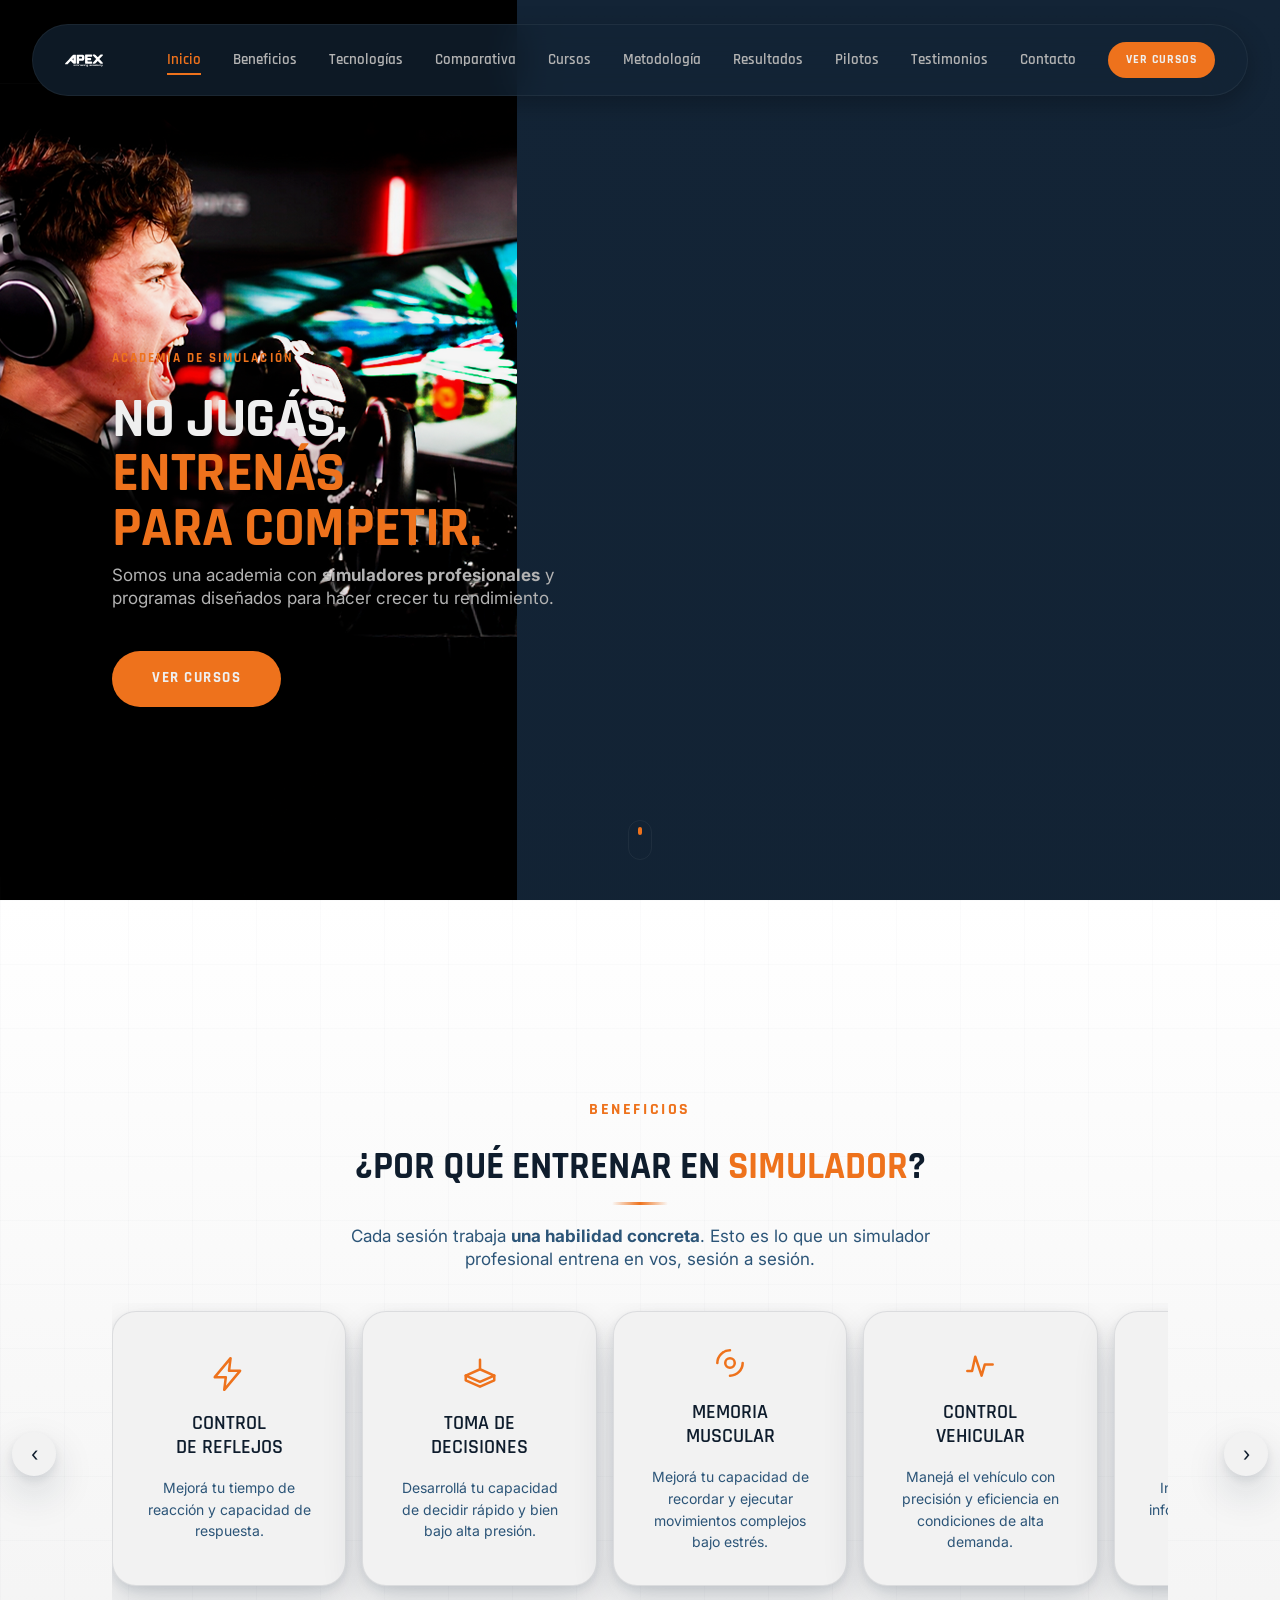
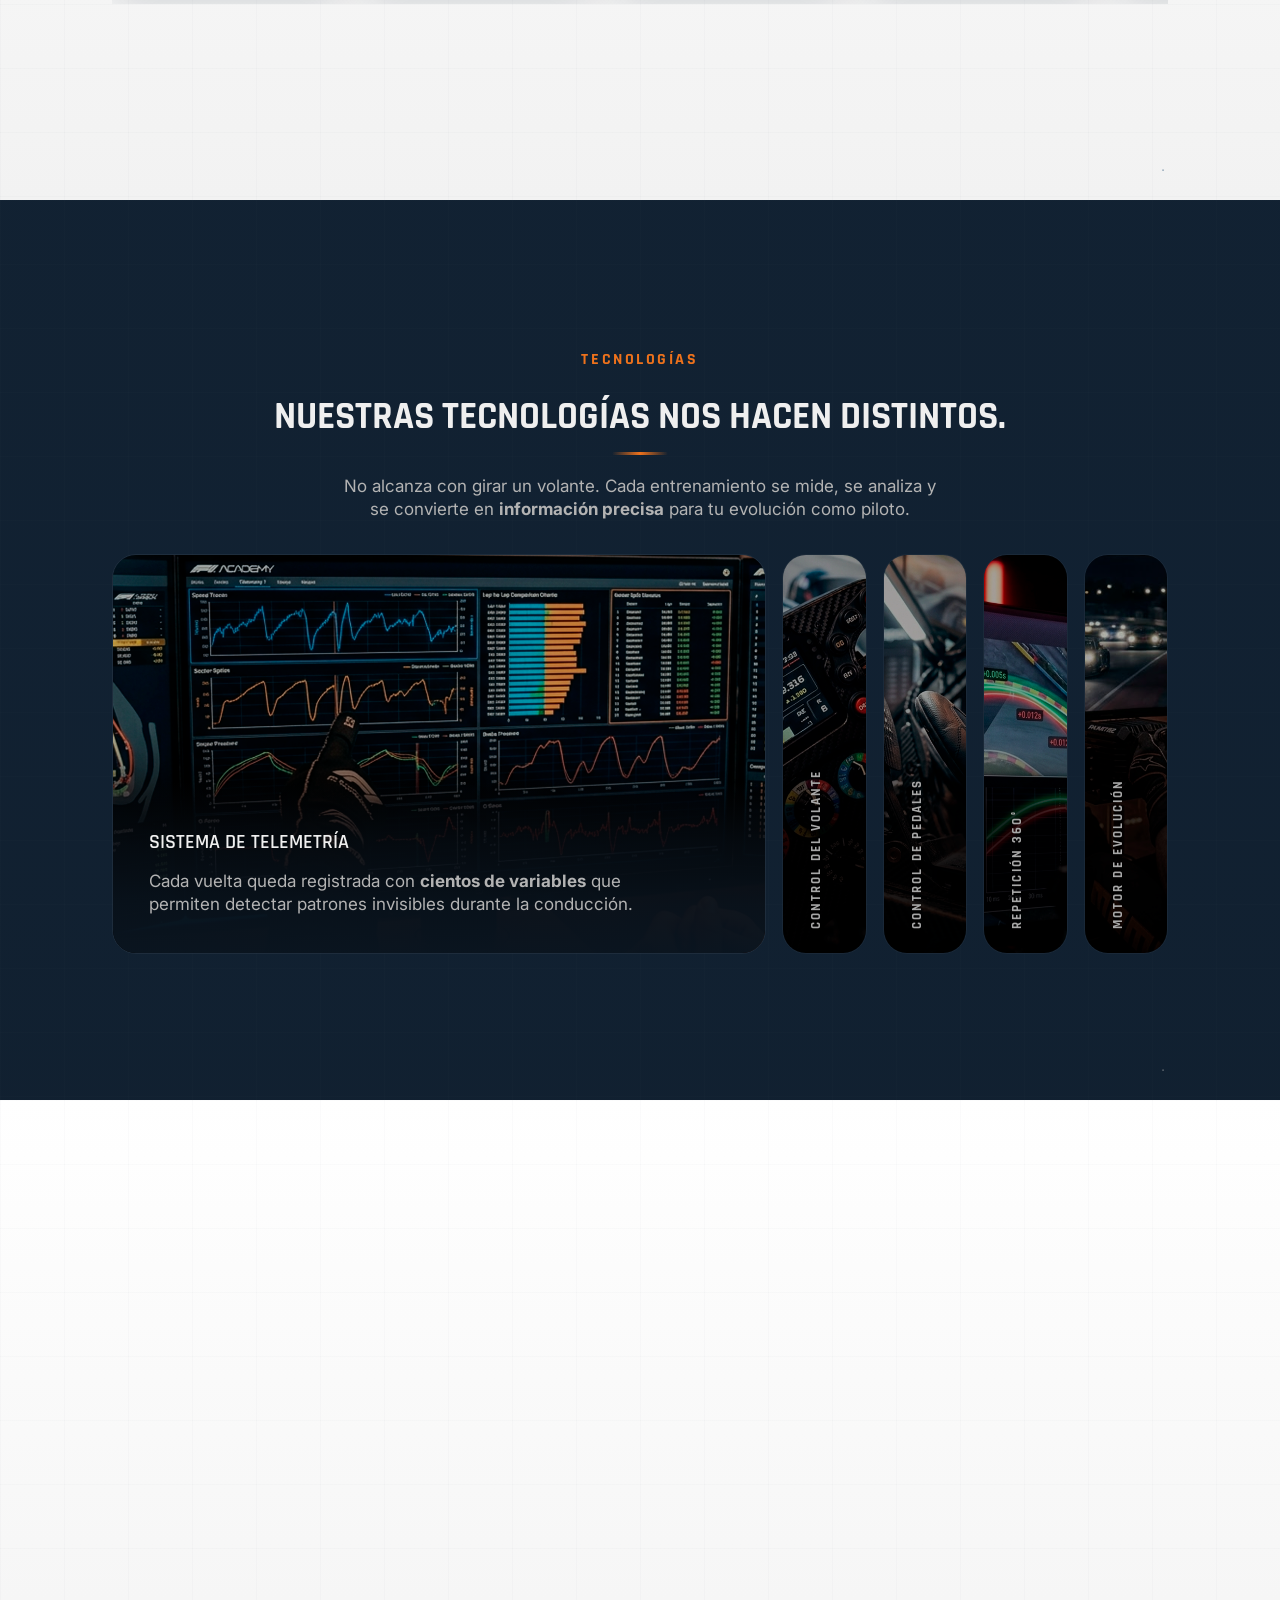
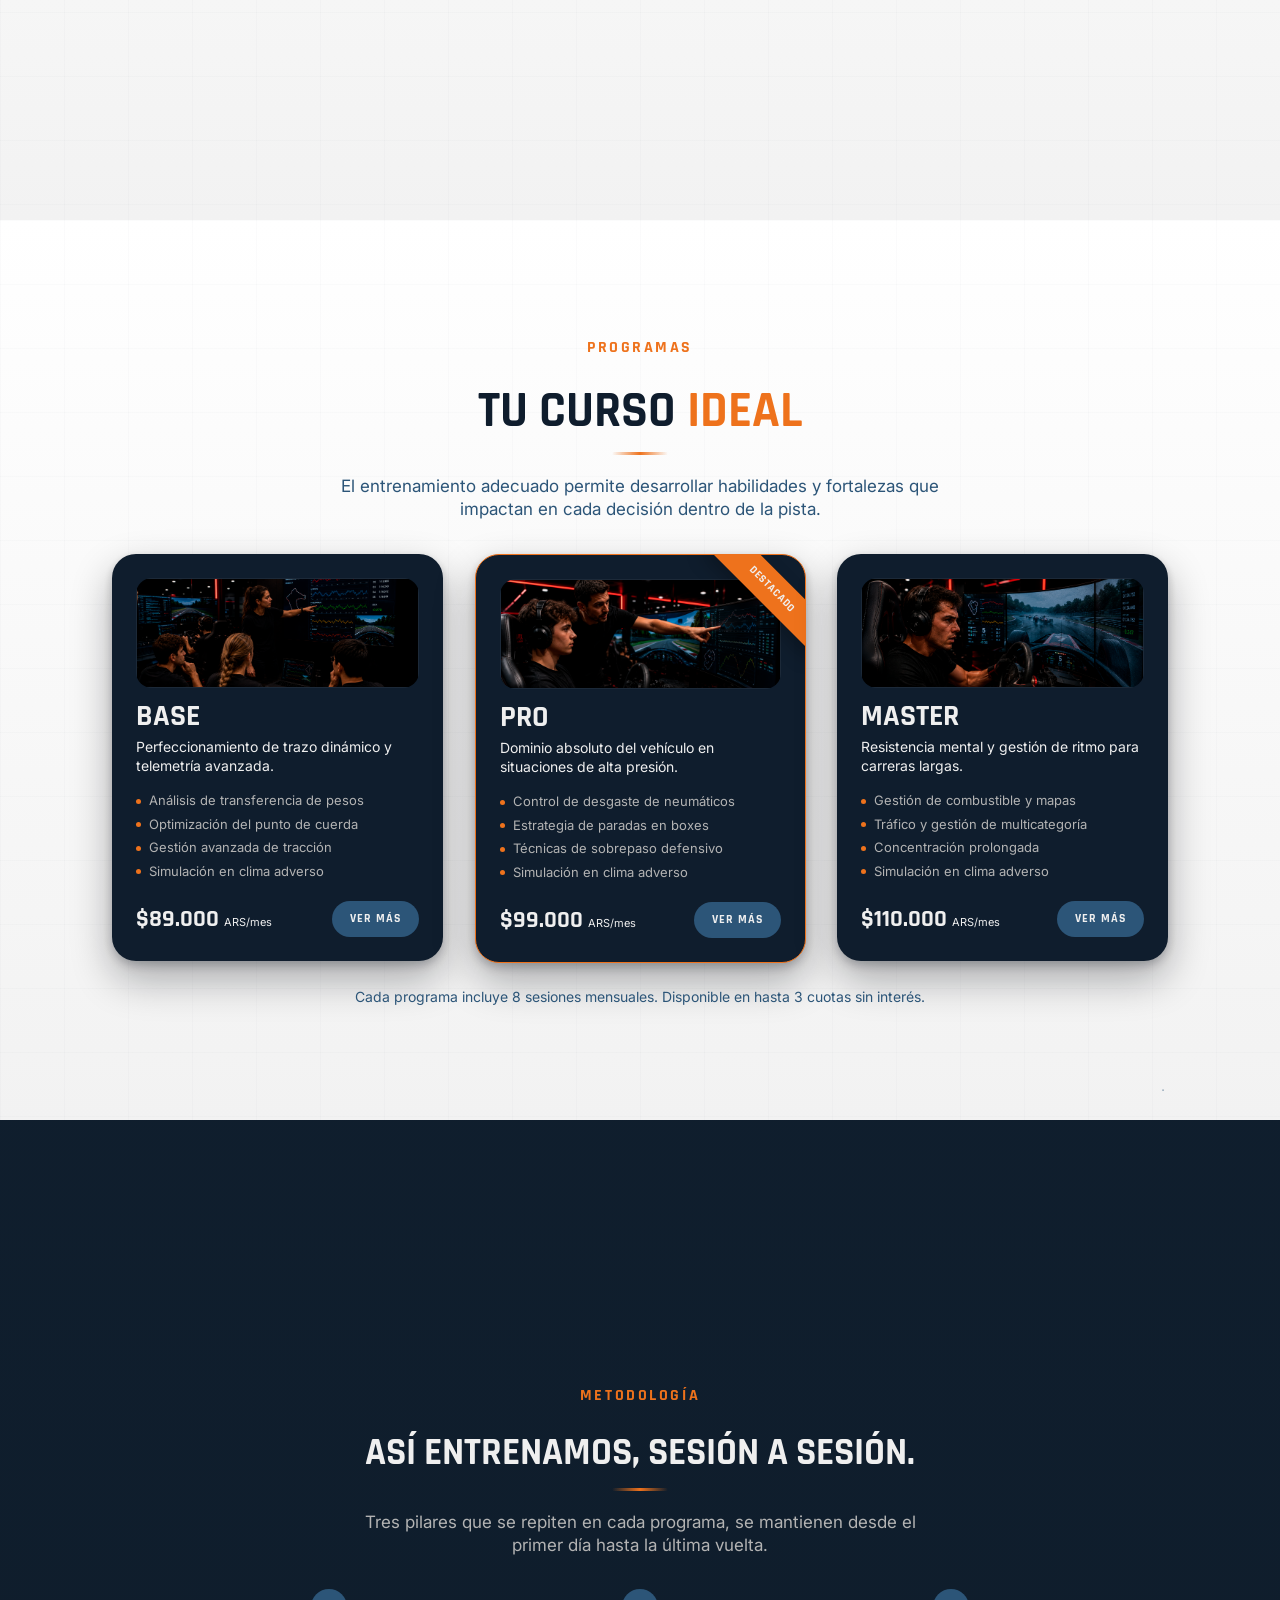
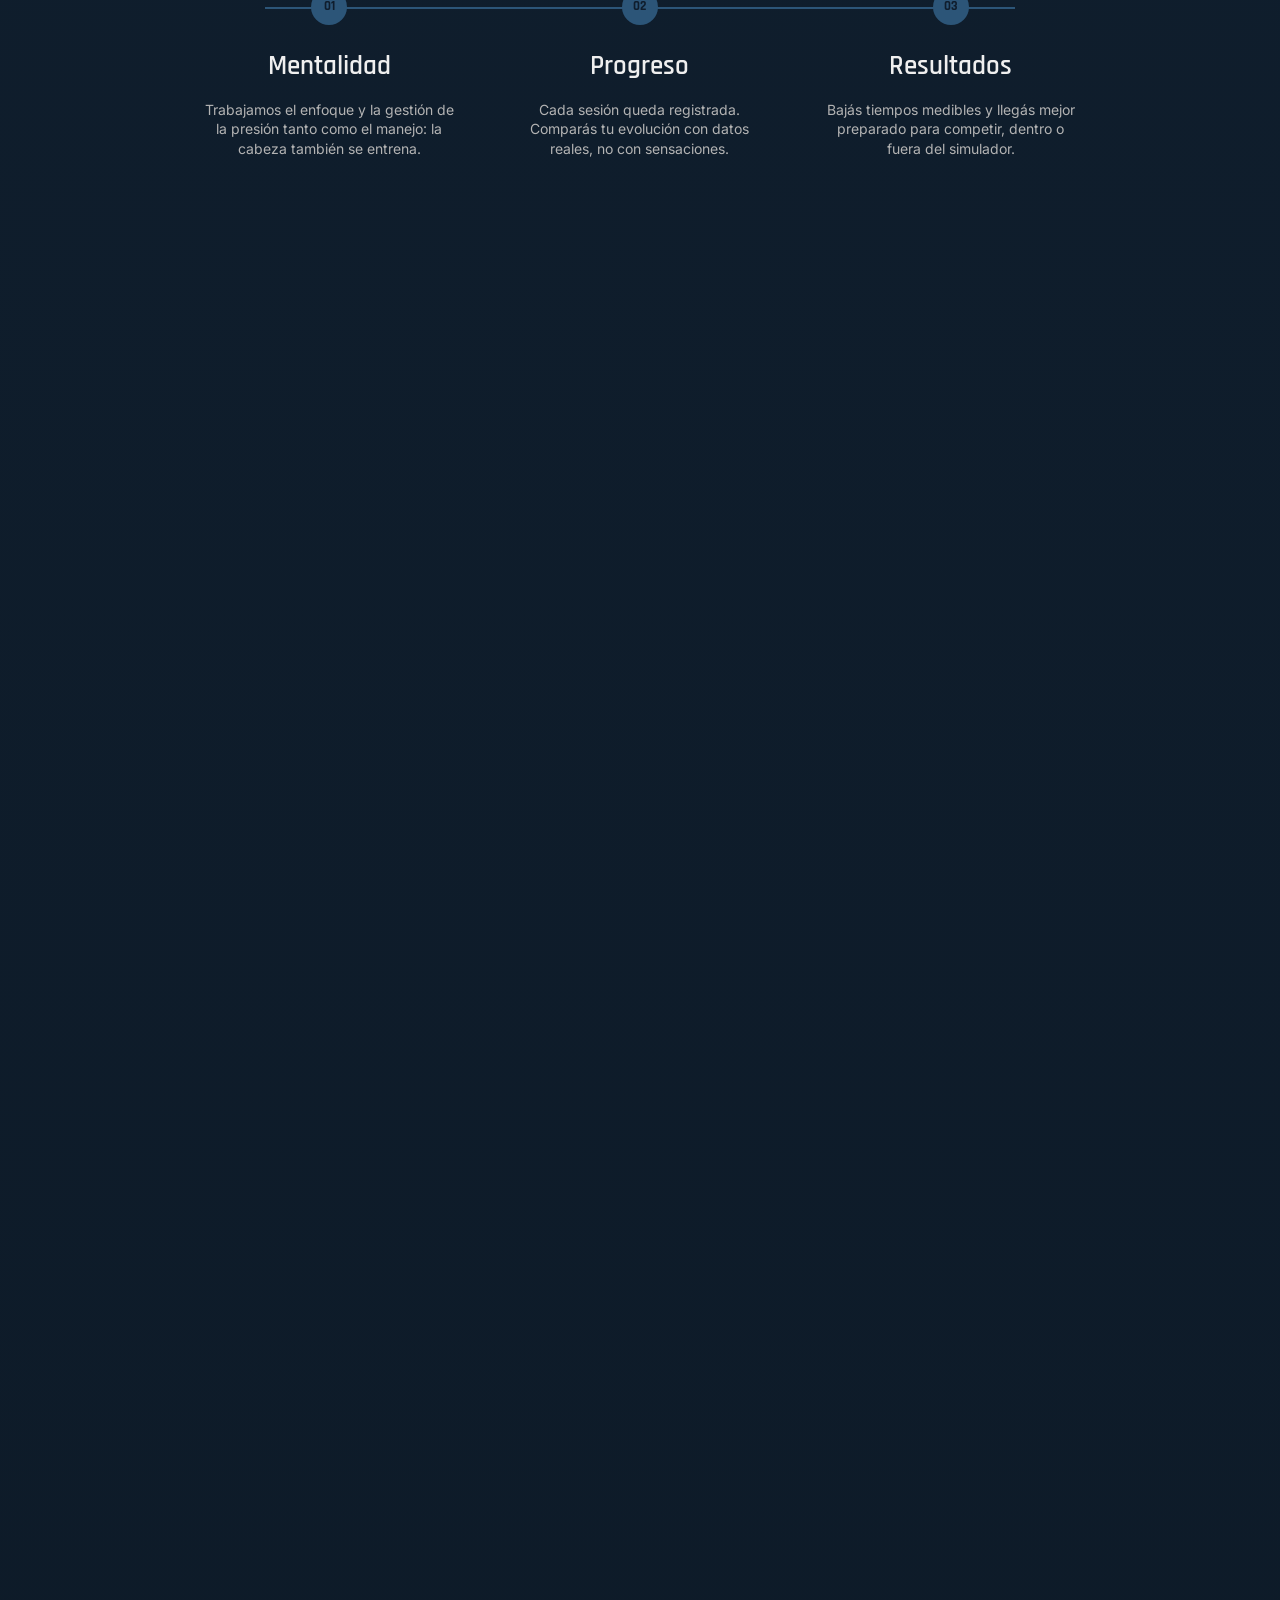
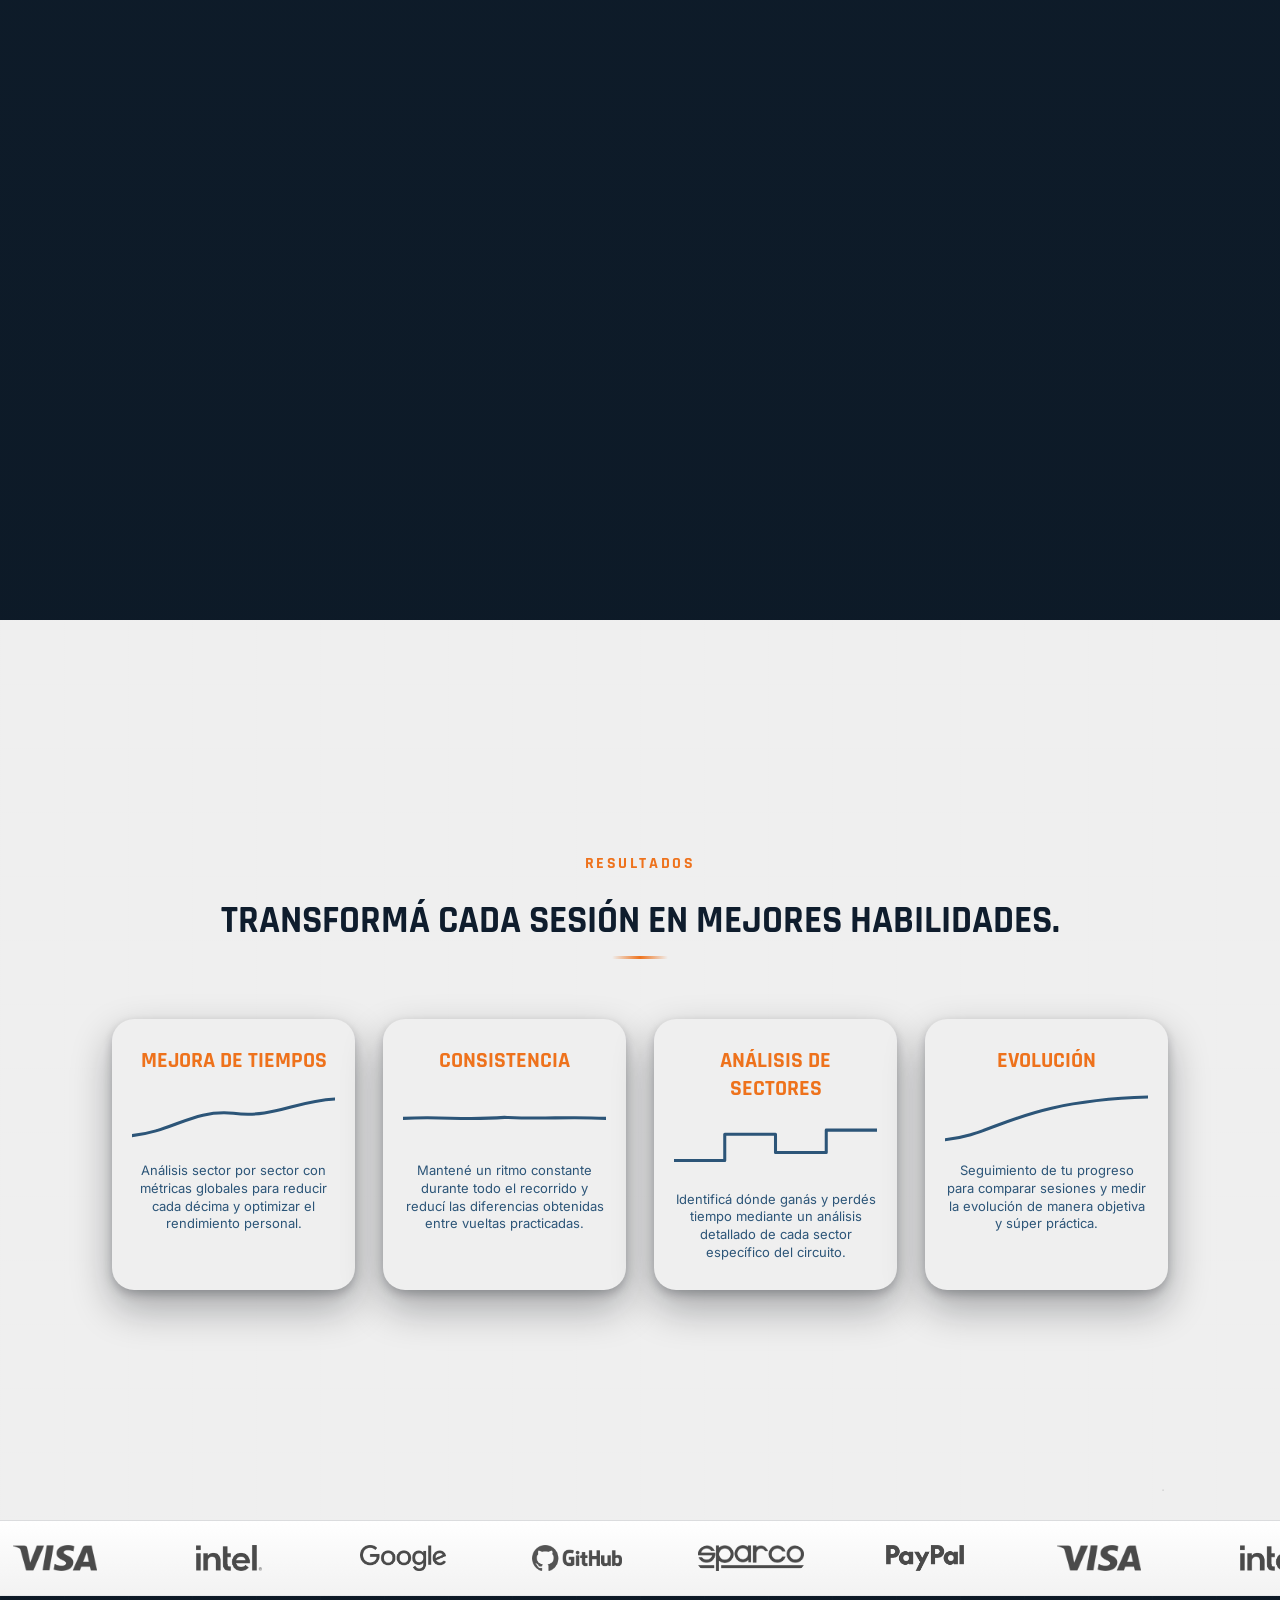
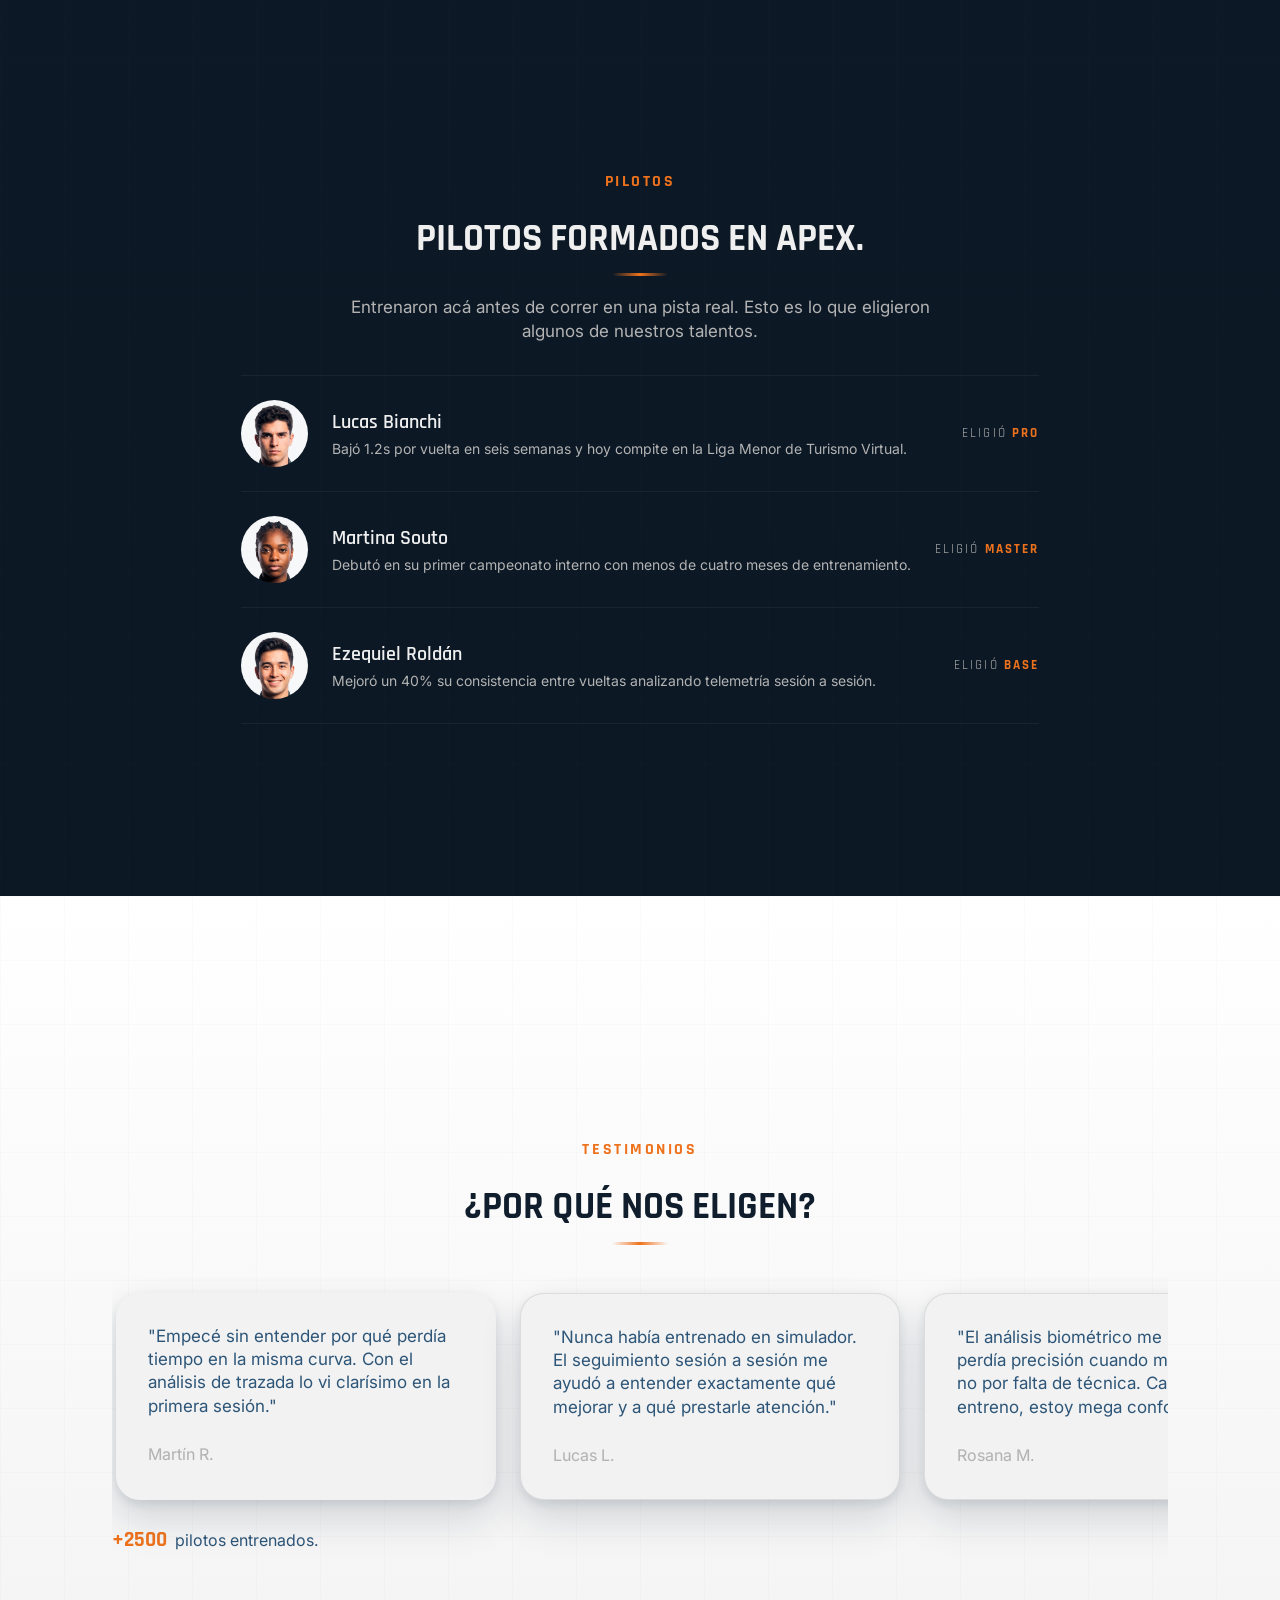
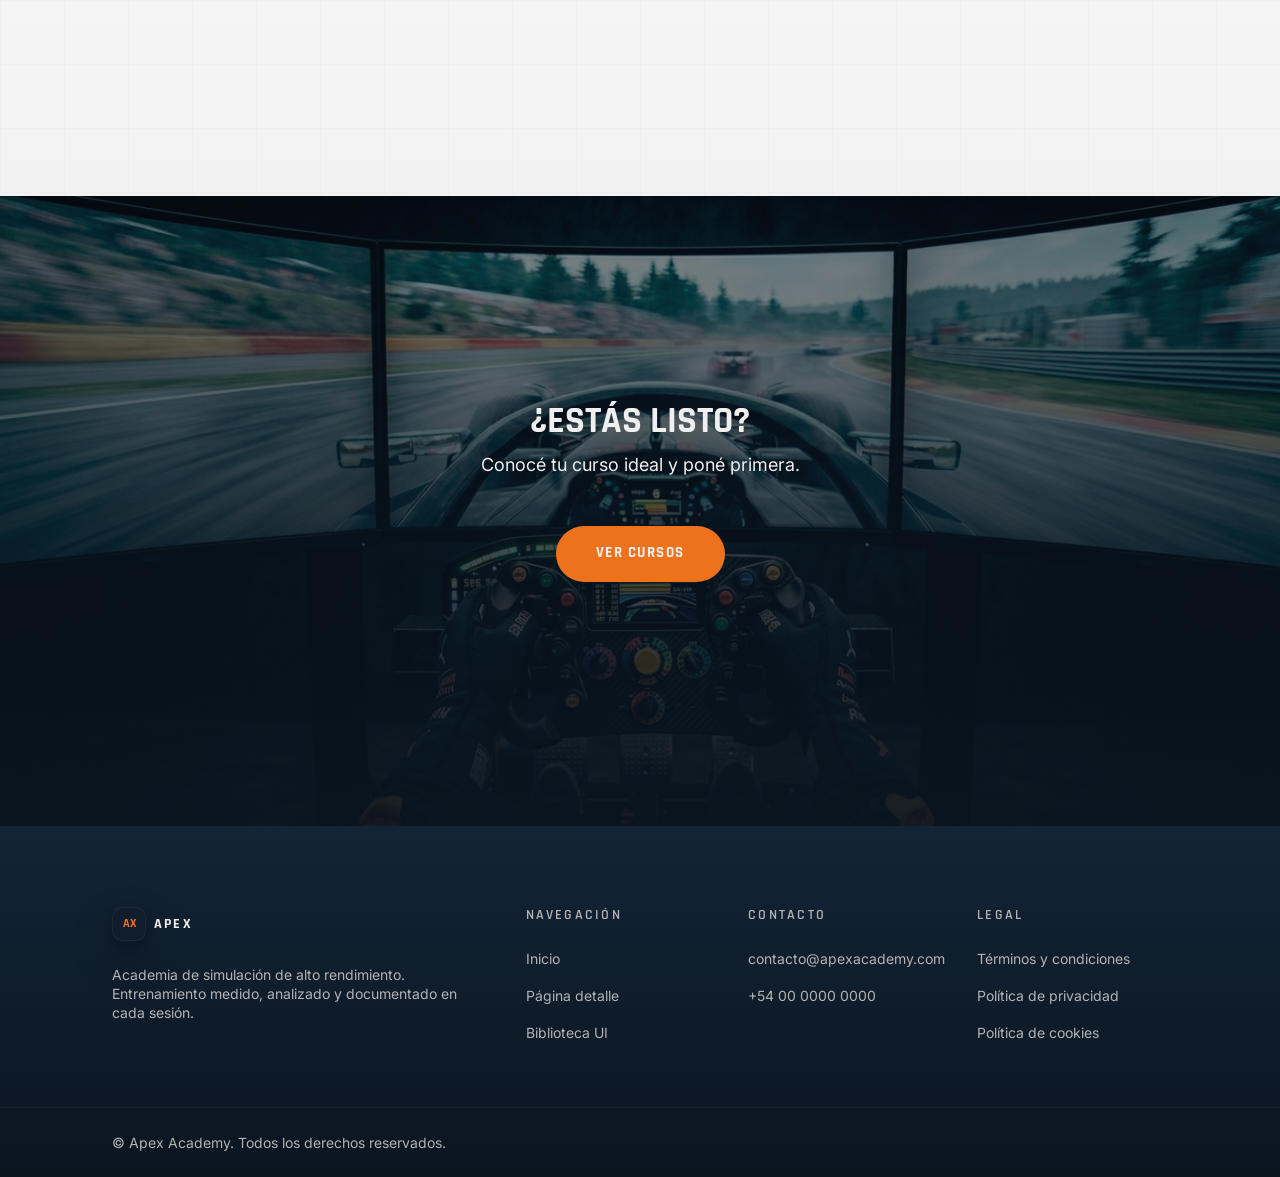
<file: index.html>
<!DOCTYPE html>

<html lang="es">
<head>
<meta charset="utf-8"/>
<meta content="width=device-width, initial-scale=1.0" name="viewport"/>
<title>Apex Academy — No jugás a correr. Entrenás para competir.</title>
<meta content="Academia de simulación de alto rendimiento. Telemetría real, tecnología propia y programas diseñados para llevar tu rendimiento al siguiente nivel." name="description"/>
<meta content="Apex Academy" property="og:title"/>
<meta content="No jugás a correr. Entrenás para competir." property="og:description"/>
<meta content="website" property="og:type"/>
<meta content="assets/img/og-image.jpg" property="og:image"/>
<link href="assets/icons/favicon.svg" rel="icon" type="image/svg+xml"/>
<link href="https://fonts.googleapis.com" rel="preconnect"/>
<link crossorigin="" href="https://fonts.gstatic.com" rel="preconnect"/>
<link href="https://fonts.googleapis.com/css2?family=Rajdhani:wght@500;600;700&amp;family=Inter:wght@400;500;600;700&amp;display=swap" rel="stylesheet"/>
<link href="css/variables.css" rel="stylesheet"/>
<link href="css/reset.css" rel="stylesheet"/>
<link href="css/base.css" rel="stylesheet"/>
<link href="css/layout.css" rel="stylesheet"/>
<link href="css/components.css" rel="stylesheet"/>
<link href="css/sections.css" rel="stylesheet"/>
<link href="css/animations.css" rel="stylesheet"/>
<link href="css/responsive.css" rel="stylesheet"/>

</head>
<body>
<a class="visually-hidden" href="#main">Saltar al contenido principal</a>
<!-- ============================================================
       NAVBAR
  ============================================================ -->
<header class="navbar" id="navbar">
<div class="navbar__inner">
<a aria-label="Apex Academy — Inicio" class="navbar__logo" href="#inicio">
  <img src="assets/icons/marca_apex.svg"
         alt="Apex Academy"
         class="navbar__logo-img">
<nav aria-label="Navegación principal" class="navbar__links">
<a class="is-active" data-nav-link="" href="#inicio">Inicio</a>
<a data-nav-link="" href="#beneficios">Beneficios</a>
<a data-nav-link="" href="#tecnologia">Tecnologías</a>
<a data-nav-link="" href="#comparacion">Comparativa</a>
<a data-nav-link="" href="#programas">Cursos</a>
<a data-nav-link="" href="#descanso">Metodología</a>
<a data-nav-link="" href="#resultados">Resultados</a>
<a data-nav-link="" href="#pilotos">Pilotos</a>
<a data-nav-link="" href="#testimonios">Testimonios</a>
<a data-nav-link="" href="#contacto">Contacto</a>
</nav>
<a class="btn btn-primary navbar__cta" href="#programas">Ver cursos</a>
<button aria-controls="mobileMenu" aria-expanded="false" aria-label="Abrir menú" class="navbar__burger" id="burgerBtn">
<span></span><span></span><span></span>
</button>
</div>
</header>
<div class="mobile-menu" data-state="closed" id="mobileMenu">
<nav aria-label="Navegación móvil" class="mobile-menu__links">
<a data-nav-link="" href="#inicio">Inicio</a>
<a data-nav-link="" href="#beneficios">Beneficios</a>
<a data-nav-link="" href="#tecnologia">Tecnologías</a>
<a data-nav-link="" href="#comparacion">Comparativa</a>
<a data-nav-link="" href="#programas">Cursos</a>
<a data-nav-link="" href="#descanso">Metodología</a>
<a data-nav-link="" href="#resultados">Resultados</a>
<a data-nav-link="" href="#pilotos">Pilotos</a>
<a data-nav-link="" href="#testimonios">Testimonios</a>
<a data-nav-link="" href="#contacto">Contacto</a>
</nav>
<a class="btn btn-primary mobile-menu__cta" href="#programas">Ver cursos</a>
</div>
<main id="main">
<!-- ============================================================
         SECCIÓN 1 · HERO
    ============================================================ -->
<section class="hero" id="inicio">
<div class="hero__media">
    <picture>
        <source 
            media="(max-width: 768px)" 
            srcset="assets/img/heromobile.png">

        <img 
            src="assets/img/Jugador von movimiento hero 2.png" 
            alt="Simulador de F1 profesional"
            class="img-responsive" >
    </picture>
</div>
<div class="hero__content">
<span class="eyebrow reveal" style="--i:0">Academia de simulación</span>
<h1 class="hero__title reveal" style="--i:1">
  No jugás,<br>
  <span class="text-accent">Entrenás</span><br>
  <span class="text-accent">para competir.</span>
</h1>
<p class="hero__lede reveal" style="--i:2">
          Somos una academia con <span class="text-strong">simuladores profesionales</span> y programas diseñados
          para hacer crecer tu rendimiento.
        </p>
<div class="hero__actions reveal" style="--i:3">
<a class="btn btn-primary" href="#programas">Ver cursos</a>
</div>
</div>
<div aria-hidden="true" class="hero__scroll-hint"><span></span></div>
</section>
<!-- ============================================================
         SECCIÓN 2 · BENEFICIOS DEL SIMULADOR (carrusel de 8 cards)
    ============================================================ -->
<section class="section benefits theme-light" id="beneficios" data-corner-code=".">
<div class="container">
<div class="section-head reveal">
<span class="eyebrow section-head__eyebrow">Beneficios</span>
<h2 class="section-head__title">¿Por qué entrenar en <span class="text-accent">simulador</span>?</h2>
<p class="section-head__lede">
            Cada sesión trabaja <span class="text-strong">una habilidad concreta</span>. Esto es lo que un simulador
            profesional entrena en vos, sesión a sesión.
          </p>
</div>
<div class="carousel" data-carousel="">
<div class="carousel__track" data-carousel-track="">
<article class="card-neu benefit-card">
<svg class="icon" viewbox="0 0 24 24"><path d="M13 2 3 14h7l-1 8 10-12h-7l1-8Z"></path></svg>
<h4>Control<br/>de reflejos</h4>
<p>Mejorá tu tiempo de reacción y capacidad de respuesta.</p>
</article>
<article class="card-neu benefit-card">
<svg class="icon" viewbox="0 0 24 24"><path d="M12 3v6m0 0-9 4 9 4 9-4-9-4Z"></path><path d="M3 13v3l9 4 9-4v-3"></path></svg>
<h4>Toma de<br/>decisiones</h4>
<p>Desarrollá tu capacidad de decidir rápido y bien bajo alta presión.</p>
</article>
<article class="card-neu benefit-card">
<svg class="icon" viewbox="0 0 24 24"><circle cx="12" cy="12" r="3"></circle><path d="M4 12a8 8 0 0 1 8-8m8 8a8 8 0 0 1-8 8"></path></svg>
<h4>Memoria<br/>muscular</h4>
<p>Mejorá tu capacidad de recordar y ejecutar movimientos complejos bajo estrés.</p>
</article>
<article class="card-neu benefit-card">
<svg class="icon" viewbox="0 0 24 24"><path d="M4 17h3l2-9 4 12 2-7h5"></path></svg>
<h4>Control<br/>vehicular</h4>
<p>Manejá el vehículo con precisión y eficiencia en condiciones de alta demanda.</p>
</article>
<article class="card-neu benefit-card">
<svg class="icon" viewbox="0 0 24 24"><path d="M3 12h4l2-6 4 12 2-6h6"></path></svg>
<h4>Lectura<br/>de carrera</h4>
<p>Interpretá y analizá la información de la carrera en tiempo real.</p>
</article>
<article class="card-neu benefit-card">
<svg class="icon" viewbox="0 0 24 24"><path d="M12 2 2 21h20L12 2Z"></path><path d="M12 9v5"></path><circle cx="12" cy="17" r="0.6"></circle></svg>
<h4>Gestión<br/>de riesgos</h4>
<p>Identificá y gestioná los riesgos asociados a la conducción de alta presión.</p>
</article>
<article class="card-neu benefit-card">
<svg class="icon" viewbox="0 0 24 24"><path d="M3 12a9 9 0 1 0 9-9"></path><path d="M12 7v5l3 2"></path></svg>
<h4>Gestión<br/>de cansancio</h4>
<p>Gestioná el cansancio físico y mental durante la conducción.</p>
</article>
<article class="card-neu benefit-card">
<svg class="icon" viewbox="0 0 24 24"><path d="M12 21s-7-4.5-7-10a5 5 0 0 1 9-3 5 5 0 0 1 9 3c0 5.5-7 10-7 10a24 24 0 0 1-4-2Z"></path></svg>
<h4>Resistencia<br/>mental</h4>
<p>Mantené el rendimiento óptimo bajo presión y estrés durante la conducción.</p>
</article>
</div>
<div class="carousel__controls">
<button aria-label="Anterior" class="carousel__btn" data-carousel-prev="">‹</button>
<button aria-label="Siguiente" class="carousel__btn" data-carousel-next="">›</button>
</div>
</div>
</div>
</section>
<!-- ============================================================
         SECCIÓN 3 · TECNOLOGÍAS
    ============================================================ -->
<section class="section tech" id="tecnologia" data-corner-code=.>
<div class="container">
<div class="section-head reveal">
<span class="eyebrow section-head__eyebrow">Tecnologías</span>
<h2 class="section-head__title">Nuestras tecnologías nos hacen <span class="text-accent">distintos</span>.</h2>
<p class="section-head__lede">
            No alcanza con girar un volante. Cada entrenamiento se mide, se analiza
            y se convierte en <span class="text-strong">información precisa</span> para tu evolución como piloto.
          </p>
</div>
<div class="tech-panels" id="techPanels" role="list">
<article class="tech-panel is-open" data-tech="" role="listitem" tabindex="0">

    <div class="tech-panel__media">
        <img src="assets/img/tech1.png" alt="Jugador en movimiento" class="tech-image">
    </div>

    <div class="tech-panel__name">Sistema de Telemetría</div>
<div class="tech-panel__content">
<h4>Sistema de Telemetría</h4>
<p>Cada vuelta queda registrada con <span class="text-strong">cientos de variables</span> que permiten
                detectar patrones invisibles durante la conducción.</p>
</div>
</article>
<article class="tech-panel" data-tech="" role="listitem" tabindex="0">
<div class="tech-panel__media">
        <img src="assets/img/tech4.png" alt="Jugador en movimiento" class="tech-image">
    </div>
<div class="tech-panel__name">Control del volante</div>
<div class="tech-panel__content">
<h4>Control del volante</h4>
<p>Analizá cada movimiento del volante para perfeccionar <span class="text-strong"> la precisión, la suavidad y el control en cada curva. </span>.</p>
</div>
</article>
<article class="tech-panel" data-tech="" role="listitem" tabindex="0">
<div class="tech-panel__media">
        <img src="assets/img/tech3.png" alt="Jugador en movimiento" class="tech-image">
    </div>
<div class="tech-panel__name">Control de pedales</div>
<div class="tech-panel__content">
<h4>Control de pedales</h4>
<p>Analizá tu uso de los pedales para optimizar <span class="text-strong">la entrega de potencia y el control del vehículo</span>.</p>
</div>
</article>
<article class="tech-panel" data-tech="" role="listitem" tabindex="0">
<div class="tech-panel__media">
        <img src="assets/img/tech2.png" alt="Jugador en movimiento" class="tech-image">
    </div>
<div class="tech-panel__name">Repetición 360°</div>
<div class="tech-panel__content">
<h4>Repetición 360°</h4>
<p>Revisá cada entrenamiento desde <span class="text-strong">múltiples perspectivas</span>: telemetría,
                cámara onboard e inputs del volante.</p>
</div>
</article>
<article class="tech-panel" data-tech="" role="listitem" tabindex="0">
<div class="tech-panel__media">
        <img src="assets/img/tech5.png" alt="Jugador en movimiento" class="tech-image">
    </div>
<div class="tech-panel__name">Motor de Evolución</div>
<div class="tech-panel__content">
<h4>Motor de Evolución</h4>
<p>Registramos<span class="text-strong">tu progreso</span> sesión tras sesión para medir tu evolución y definir objetivos concretos en cada etapa del entrenamiento personal.</p>
</div>
</article>
</div>
</div>
</section>
<!-- ============================================================
         SECCIÓN 4 · COMPARACIÓN SIMULADOR VS FÓRMULA 1
    ============================================================ -->
<section class="section comparison theme-light" id="comparacion">
<div class="reveal-compare reveal" id="revealCompare">
<div class="reveal-compare__layer reveal-compare__layer--sim img-placeholder">
 <picture>
  <source media="(max-width: 768px)" srcset="assets/img/formulamobile.png">
  
  <img src="assets/formula-1.png" alt="Descripción de la imagen">
</picture>
</div>
<div class="reveal-compare__layer reveal-compare__layer--f1 img-placeholder" id="revealF1">
 <picture>
  <source media="(max-width: 768px)" srcset="assets/img/simuladormobile.png">
  <img src="assets/simulador.png" alt="Descripción de la imagen">
</picture>
</div>
<div class="reveal-compare__scrim" aria-hidden="true"></div>
<div class="reveal-compare__copy">
<span class="eyebrow section-head__eyebrow">Comparativa</span>
<h2 class="section-head__title">Lo que se corre en pista,<br>se entrena en <span class="text-accent">simulador.</span></h2>
<p class="section-head__lede">
            Los equipos reales ya buscan talento en los simuladores. La distancia entre ambos mundos cada
            vez más chica.
          </p>

</div>
<div class="reveal-compare__labels">

  <span class="reveal-compare__panel-label reveal-compare__panel-label--bl">
   Exactitud de frenada
  </span>

  <span class="reveal-compare__panel-label reveal-compare__panel-label--br">
   Feedback instantáneo
  </span>
</div>
</div>
</section>
<!-- ============================================================
         SECCIÓN 5 · PROGRAMAS
    ============================================================ -->
<section class="section programs theme-light" id="programas" data-corner-code=".">
<div class="container">
<div class="section-head section--center reveal">
<span class="eyebrow section-head__eyebrow">Programas</span>
<h2 class="section-head__title">Tu curso <span class="text-accent">ideal</span></h2>
<p class="section-head__lede">
            El entrenamiento adecuado permite desarrollar habilidades y fortalezas
            que impactan en cada decisión dentro de la pista.
          </p>
</div>
<div class="programs__grid">
<article class="card-tilt">
<div class="card-tilt__inner" data-tilt="">
<div class="card-tilt__image">
    <img src="assets/img/cursobase.png" alt="Programa Base">
</div>
<h3>Base</h3>
<p>Perfeccionamiento de trazo dinámico y telemetría avanzada.</p>
<ul>
<li>Análisis de transferencia de pesos</li>
<li>Optimización del punto de cuerda</li>
<li>Gestión avanzada de tracción</li>
<li>Simulación en clima adverso</li>
</ul>
<div class="card-tilt__footer">
  <span class="card-tilt__price">$89.000 <small>ARS/mes</small></span>
  <a href="#contacto" class="btn btn-primary btn-card">
    Ver más
</a>
</div>
</div>
</article>
<article class="card-tilt card-tilt--featured">

    <div class="card-tilt__inner" data-tilt="">

        <span class="card-tilt__badge">Destacado</span>

        <div class="card-tilt__image">
    <img src="assets/img/cursopro.png" alt="Programa Master">
</div>

        <h3>Pro</h3>
<p>Dominio absoluto del vehículo en situaciones de alta presión.</p>
<ul>
<li>Control de desgaste de neumáticos</li>
<li>Estrategia de paradas en boxes</li>
<li>Técnicas de sobrepaso defensivo</li>
<li>Simulación en clima adverso</li>
</ul>
<div class="card-tilt__footer">
  <span class="card-tilt__price">$99.000 <small>ARS/mes</small></span>
   <a href="programa-pro.html" class="btn btn-primary btn-card">
    Ver más
</a>
</div>
</article>
<article class="card-tilt">
<div class="card-tilt__inner" data-tilt="">
<div class="card-tilt__image">
    <img src="assets/img/cursomaster.png" alt="Programa Master">
</div>
<h3>Master</h3>
<p>Resistencia mental y gestión de ritmo para carreras largas.</p>
<ul>
<li>Gestión de combustible y mapas</li>
<li>Tráfico y gestión de multicategoría</li>
<li>Concentración prolongada</li>
<li>Simulación en clima adverso</li>
</ul>
<div class="card-tilt__footer">
  <span class="card-tilt__price">$110.000 <small>ARS/mes</small></span>
  <a href="#contacto" class="btn btn-primary btn-card">
    Ver más
</a>
</div>
</div>
</article>
</div>
<p class="programs__note reveal">
          Cada programa incluye 8 sesiones mensuales. Disponible en hasta 3 cuotas sin interés.
        </p>
</div>
</section>
<!-- ============================================================
         SECCIÓN 6 · METODOLOGÍA (línea de tiempo horizontal)
    ============================================================ -->
<section class="method" id="descanso" data-corner-code="CORE.PILLARS — 3">
<div class="method__sticky">
<div class="container">
<div class="section-head section--center reveal">
<span class="eyebrow section-head__eyebrow">Metodología</span>
<h2 class="section-head__title">Así entrenamos, <span class="text-accent">sesión a sesión</span>.</h2>
<p class="section-head__lede">
            Tres pilares que se repiten en cada programa, se mantienen desde el primer día hasta la última vuelta.
          </p>
</div>
<div class="method__timeline">
<div class="method__line" aria-hidden="true"></div>
<div class="method__step reveal" style="--i:0">
<span class="method__dot" aria-hidden="true">01</span>
<h3 class="method__title">Mentalidad</h3>
<p class="method__text">Trabajamos el enfoque y la gestión de la presión tanto como el manejo: la cabeza también se entrena.</p>
</div>
<div class="method__step reveal" style="--i:1">
<span class="method__dot" aria-hidden="true">02</span>
<h3 class="method__title">Progreso</h3>
<p class="method__text">Cada sesión queda registrada. Comparás tu evolución con datos reales, no con sensaciones.</p>
</div>
<div class="method__step reveal" style="--i:2">
<span class="method__dot" aria-hidden="true">03</span>
<h3 class="method__title">Resultados</h3>
<p class="method__text">Bajás tiempos medibles y llegás mejor preparado para competir, dentro o fuera del simulador.</p>
</div>
</div>
</div>
</div>
</section>
<!-- ============================================================
         SECCIÓN 7 · RESULTADOS
    ============================================================ -->
<section class="section results" id="resultados" data-corner-code=".">
    <div class="container">

        <div class="section-head section--center reveal">
            <span class="eyebrow section-head__eyebrow">Resultados</span>

            <h2 class="section-head__title results__title">
                Transformá cada sesión en mejores
                <span class="results__word-merge">habilidades.</span>
            </h2>
        </div>
        <div class="results__grid">

            <article class="result-item">

                <div class="result-item__header">
                    <h3>MEJORA DE TIEMPOS</h3>
                </div>

                <div class="result-item__panel">
                    <svg class="result-item__chart" viewBox="0 0 200 50">
                        <path class="result-item__chart-base" d="M0,42 C40,38 60,16 100,20 C140,25 160,8 200,6"/>
                        <path class="result-item__chart-line" d="M0,42 C40,38 60,16 100,20 C140,25 160,8 200,6"/>
                    </svg>
                      <p class="result-item__text">
        Análisis sector por sector con métricas globales para reducir cada décima y optimizar el rendimiento personal.
    </p>
                </div>

            </article>

            <article class="result-item">

                <div class="result-item__header">
                    <h3>CONSISTENCIA</h3>
                </div>

                <div class="result-item__panel">
                    <svg class="result-item__chart" viewBox="0 0 200 50">
                        <path class="result-item__chart-base" d="M0,25 C40,23 60,27 100,24 C140,26 160,23 200,25"/>
                        <path class="result-item__chart-line" d="M0,25 C40,23 60,27 100,24 C140,26 160,23 200,25"/>
                    </svg>
                     <p class="result-item__text">
        Mantené un ritmo constante durante todo el recorrido y reducí las diferencias obtenidas entre vueltas practicadas.
    </p>
                </div>

            </article>

            <article class="result-item">

                <div class="result-item__header">
                    <h3>ANÁLISIS DE SECTORES</h3>
                </div>

                <div class="result-item__panel">
                    <svg class="result-item__chart" viewBox="0 0 200 50">
                        <path class="result-item__chart-base" d="M0,38 L50,38 L50,12 L100,12 L100,30 L150,30 L150,8 L200,8"/>
                        <path class="result-item__chart-line" d="M0,38 L50,38 L50,12 L100,12 L100,30 L150,30 L150,8 L200,8"/>
                    </svg>
                     <p class="result-item__text">
        Identificá dónde ganás y perdés tiempo mediante un análisis detallado de cada sector específico del circuito.
    </p>

                </div>

            </article>

            <article class="result-item">

                <div class="result-item__header">
                    <h3>EVOLUCIÓN</h3>
                </div>

                <div class="result-item__panel">
                    <svg class="result-item__chart" viewBox="0 0 200 50">
                        <path class="result-item__chart-base" d="M0,46 C50,42 70,8 200,4"/>
                        <path class="result-item__chart-line" d="M0,46 C50,42 70,8 200,4"/>
                    </svg>
                     <p class="result-item__text">
        Seguimiento de tu progreso para comparar sesiones y medir la evolución de manera objetiva y súper práctica.
    </p>
                </div>

            </article>

        </div>
        
    </div>
</section>
<!-- ============================================================
         SECCIÓN 8 · SPONSORS (banda de publicidad)
    ============================================================ -->
<section aria-label="Marcas que patrocinan Apex" class="sponsors theme-light" id="sponsors">
<div class="sponsors__track">
<!-- Grupo 1 -->
<div class="sponsors__group">
<img alt="Marca Apex 1" class="sponsors__logo" src="assets/icons/MARCAS_APEX_0005_Capa-1.png"/>
<img alt="Marca Apex 2" class="sponsors__logo" src="assets/icons/MARCAS_APEX_0004_Capa-2.png"/>
<img alt="Marca Apex 3" class="sponsors__logo" src="assets/icons/MARCAS_APEX_0003_Capa-3.png"/>
<img alt="Marca Apex 4" class="sponsors__logo" src="assets/icons/MARCAS_APEX_0002_Capa-4.png"/>
<img alt="Marca Apex 5" class="sponsors__logo" src="assets/icons/MARCAS_APEX_0001_Capa-5.png"/>
<img alt="Marca Apex 6" class="sponsors__logo" src="assets/icons/MARCAS_APEX_0000_Capa-6.png"/>
</div>
<!-- Grupo 2 (Duplicado exacto para el efecto infinito) -->
<div aria-hidden="true" class="sponsors__group">
<img alt="Marca Apex 1" class="sponsors__logo" src="assets/icons/MARCAS_APEX_0005_Capa-1.png"/>
<img alt="Marca Apex 2" class="sponsors__logo" src="assets/icons/MARCAS_APEX_0004_Capa-2.png"/>
<img alt="Marca Apex 3" class="sponsors__logo" src="assets/icons/MARCAS_APEX_0003_Capa-3.png"/>
<img alt="Marca Apex 4" class="sponsors__logo" src="assets/icons/MARCAS_APEX_0002_Capa-4.png"/>
<img alt="Marca Apex 5" class="sponsors__logo" src="assets/icons/MARCAS_APEX_0001_Capa-5.png"/>
<img alt="Marca Apex 6" class="sponsors__logo" src="assets/icons/MARCAS_APEX_0000_Capa-6.png"/>
</div>
</div>
</section>
<!-- ============================================================
         SECCIÓN 9 · PILOTOS (roster editorial, no cards: a propósito
         distinto del resto del sitio)
    ============================================================ -->
<section class="section pilots-roster" id="pilotos" 
<div class="container">

<div class="section-head section--center reveal">
  <span class="eyebrow section-head__eyebrow">Pilotos</span>
  <h2 class="section-head__title">Pilotos formados en <span class="text-accent">Apex</span>.</h2>
  <p class="section-head__lede">
    Entrenaron acá antes de correr en una pista real. Esto es lo que eligieron algunos de nuestros talentos.
  </p>
</div>

<div class="pilots-roster__list">

<article class="pilots-roster__row reveal" style="--i:0">
    <span class="pilots-roster__avatar">
        <img src="assets/img/AVATAR_1.png" alt="Lucas Bianchi">
    </span>

    <div class="pilots-roster__info">
        <h3 class="pilots-roster__name">Lucas Bianchi</h3>
        <p class="pilots-roster__text">
            Bajó 1.2s por vuelta en seis semanas y hoy compite en la Liga Menor de Turismo Virtual.
        </p>
    </div>

    <span class="pilots-roster__choice">Eligió <strong>Pro</strong></span>
</article>


<article class="pilots-roster__row reveal" style="--i:1">
    <span class="pilots-roster__avatar">
        <img src="assets/img/AVATAR_2.png" alt="Martina Souto">
    </span>

    <div class="pilots-roster__info">
        <h3 class="pilots-roster__name">Martina Souto</h3>
        <p class="pilots-roster__text">
            Debutó en su primer campeonato interno con menos de cuatro meses de entrenamiento.
        </p>
    </div>

    <span class="pilots-roster__choice">Eligió <strong>Master</strong></span>
</article>


<article class="pilots-roster__row reveal" style="--i:2">
    <span class="pilots-roster__avatar">
        <img src="assets/img/AVATAR_3.png" alt="Ezequiel Roldán">
    </span>

    <div class="pilots-roster__info">
        <h3 class="pilots-roster__name">Ezequiel Roldán</h3>
        <p class="pilots-roster__text">
            Mejoró un 40% su consistencia entre vueltas analizando telemetría sesión a sesión.
        </p>
    </div>

    <span class="pilots-roster__choice">Eligió <strong>Base</strong></span>
</article>

</div> <!-- pilots-roster__list -->

</div> <!-- container -->
</section>
<!-- ============================================================
         SECCIÓN 10 · TESTIMONIOS (¿Por qué nos eligen?) — con
         comentario destacado bordeado en celeste
    ============================================================ -->
<section class="section testimonials theme-light" id="testimonios">
<div class="container">

<div class="section-head reveal">
<span class="eyebrow section-head__eyebrow">Testimonios</span>
<h2 class="section-head__title">¿Por qué nos <span class="text-accent">eligen</span>?</h2>
</div>

<div aria-label="Testimonios de alumnos" class="testimonials-marquee">
<div class="testimonials-marquee__track">

<article class="card-neu testimonial-card testimonial-card--highlight">
<p>"Empecé sin entender por qué perdía tiempo en la misma curva. Con el análisis de trazada lo vi clarísimo en la primera sesión."</p>
<span class="testimonial-card__author">Martín R.</span>
</article>

<article aria-hidden="true" class="card-neu testimonial-card">
<p>"Nunca había entrenado en simulador. El seguimiento sesión a sesión me ayudó a entender exactamente qué mejorar y a qué prestarle atención."</p>
<span class="testimonial-card__author">Lucas L.</span>
</article>

<article aria-hidden="true" class="card-neu testimonial-card">
<p>"El análisis biométrico me mostró que perdía precisión cuando me cansaba, no por falta de técnica. Cambió cómo entreno, estoy mega conforme."</p>
<span class="testimonial-card__author">Rosana M.</span>
</article>

<article aria-hidden="true" class="card-neu testimonial-card">
<p>"Antes manejaba por intuición. Ahora sé exactamente en qué sector pierdo tiempo y por qué pasa, eso es gracias a los fántasticos programas."</p>
<span class="testimonial-card__author">Daniel O.</span>
</article>

<article aria-hidden="true" class="card-neu testimonial-card">
<p>"Pensé que ya tenía buen ritmo. Comparado con la línea ideal, me di cuenta de cuánto margen me quedaba y cómo optimizarlo."</p>
<span class="testimonial-card__author">Iván A.</span>
</article>

<article aria-hidden="true" class="card-neu testimonial-card testimonial-card--highlight">
<p>"Lo que más cambió fue la consistencia: antes tenía una vuelta buena y tres irregulares. Ahora es al revés y sigo mejorando."</p>
<span class="testimonial-card__author">Lucía D.</span>
</article>

<article aria-hidden="true" class="card-neu testimonial-card">
<p>"El plan se ajustó a mis tiempos reales, no a una plantilla genérica. Bajé más de un segundo por vuelta en un mes, súper recomendado."</p>
<span class="testimonial-card__author">Elisabeth R.</span>
</article>

<article aria-hidden="true" class="card-neu testimonial-card">
<p>"Grabar cada sesión me mostró errores de frenada que no notaba en el momento. Corregirlos cambió todo y realmente se nota."</p>
<span class="testimonial-card__author">Oscar P.</span>
</article>

<article aria-hidden="true" class="card-neu testimonial-card">
<p>"Antes entrenaba sin rumbo. Ahora cada sesión tiene un objetivo concreto y puedo medir si lo cumplí, es espectacular."</p>
<span class="testimonial-card__author">Sergio I.</span>
</article>

<article aria-hidden="true" class="card-neu testimonial-card">
<p>"Comparar mi trazada con la línea ideal me hizo entender exactamente en qué curva estaba perdiendo tiempo y focalizarme en ella."</p>
<span class="testimonial-card__author">Mónica S.</span>
</article>


<!-- DUPLICADOS PARA LOOP -->

<article aria-hidden="true" class="card-neu testimonial-card testimonial-card--highlight">
<p>"Empecé sin entender por qué perdía tiempo en la misma curva. Con el análisis de trazada lo vi clarísimo en la primera sesión."</p>
<span class="testimonial-card__author">Martín R.</span>
</article>

<article aria-hidden="true" class="card-neu testimonial-card">
<p>"Nunca había entrenado en simulador. El seguimiento sesión a sesión me ayudó a entender exactamente qué mejorar y a qué prestarle atención."</p>
<span class="testimonial-card__author">Lucas L.</span>
</article>

<article aria-hidden="true" class="card-neu testimonial-card">
<p>"El análisis biométrico me mostró que perdía precisión cuando me cansaba, no por falta de técnica. Cambió cómo entreno, estoy mega conforme."</p>
<span class="testimonial-card__author">Rosana M.</span>
</article>

<article aria-hidden="true" class="card-neu testimonial-card">
<p>"Antes manejaba por intuición. Ahora sé exactamente en qué sector pierdo tiempo y por qué pasa, eso es gracias a los fántasticos programas."</p>
<span class="testimonial-card__author">Daniel O.</span>
</article>

<article aria-hidden="true" class="card-neu testimonial-card">
<p>"Pensé que ya tenía buen ritmo. Comparado con la línea ideal, me di cuenta de cuánto margen me quedaba y cómo optimizarlo."</p>
<span class="testimonial-card__author">Iván A.</span>
</article>

<article aria-hidden="true" class="card-neu testimonial-card testimonial-card--highlight">
<p>"Lo que más cambió fue la consistencia: antes tenía una vuelta buena y tres irregulares. Ahora es al revés y sigo mejorando."</p>
<span class="testimonial-card__author">Lucía D.</span>
</article>

<article aria-hidden="true" class="card-neu testimonial-card">
<p>"El plan se ajustó a mis tiempos reales, no a una plantilla genérica. Bajé más de un segundo por vuelta en un mes, súper recomendado."</p>
<span class="testimonial-card__author">Elisabeth R.</span>
</article>

<article aria-hidden="true" class="card-neu testimonial-card">
<p>"Grabar cada sesión me mostró errores de frenada que no notaba en el momento. Corregirlos cambió todo y realmente se nota."</p>
<span class="testimonial-card__author">Oscar P.</span>
</article>

<article aria-hidden="true" class="card-neu testimonial-card">
<p>"Antes entrenaba sin rumbo. Ahora cada sesión tiene un objetivo concreto y puedo medir si lo cumplí, es espectacular."</p>
<span class="testimonial-card__author">Sergio I.</span>
</article>

<article aria-hidden="true" class="card-neu testimonial-card">
<p>"Comparar mi trazada con la línea ideal me hizo entender exactamente en qué curva estaba perdiendo tiempo y focalizarme en ella."</p>
<span class="testimonial-card__author">Mónica S.</span>
</article>

</div>

<span class="cta-final__stat"><strong>+2500</strong> pilotos entrenados.</span>

</div>
</div>
</section>
<!-- ============================================================
         SECCIÓN 11 · CTA FINAL
    ============================================================ -->
<section class="cta-final" id="cta">
      <div class="cta-final__media">
    <img src="assets/estaslisto.png" alt="¿Estás listo?">
  </div>
    <div class="cta-final__overlay"></div>
<!-- CORRECCIÓN: Se reemplazó el <span> por una etiqueta <img> real -->
<div class="container cta-final__content">
  <h2 class="reveal" style="--i:1">
    ¿Estás listo?
  </h2>

  <p class="cta-final__subtitle reveal" style="--i:2">
  Conocé tu curso ideal y poné primera.
</p>
  

  <div class="cta-final__cta-wrap reveal" style="--i:3">
   <a class="btn btn-primary cta-final__btn" href="#programas">
  Ver cursos
</a>
  </div>

  <div class="cta-final__stats reveal" style="--i:4">
  </div>
</div>
</section>
<!-- ============================================================
         SECCIÓN 12 · CONTACTO Y LEGAL
    ============================================================ -->
<footer class="footer" id="contacto">
<div class="container footer__grid">
<div class="footer__col">
<div class="footer__logo">
<span class="navbar__logo-mark card-neu"><span>AX</span></span>
<span class="navbar__logo-text">APEX</span>
</div>
<p class="text-small">Academia de simulación de alto rendimiento. Entrenamiento
            medido, analizado y documentado en cada sesión.</p>
</div>
<nav aria-label="Navegación del pie de página" class="footer__col">
<h4 class="footer__col-title">Navegación</h4>
<a href="index.html#inicio">Inicio</a>
<a href="programa-pro.html#inicio">Página detalle</a>
<a href="componentes.html#componentes">Biblioteca UI</a>
</nav>
<div class="footer__col">
<h4 class="footer__col-title">Contacto</h4>
<a href="mailto:contacto@apexacademy.placeholder">contacto@apexacademy.com</a>
<a href="tel:+5400000000">+54 00 0000 0000</a>
</div>
<div class="footer__col">
<h4 class="footer__col-title">Legal</h4>
<a href="#">Términos y condiciones</a>
<a href="#">Política de privacidad</a>
<a href="#">Política de cookies</a>
</div>
</div>
<div class="footer__bottom container">
<span class="text-small">© Apex Academy. Todos los derechos reservados.</span>
</div>
</footer>
</main>
<script defer="" src="js/scroll.js"></script>
<script defer="" src="js/navbar.js"></script>
<script defer="" src="js/accordion.js"></script>
<script defer="" src="js/carousel.js"></script>
<script defer="" src="js/tilt.js"></script>
<script defer="" src="js/method-progress.js"></script>
<script defer="" src="js/reveal-compare.js"></script>
<script defer="" src="js/smooth-scroll.js"></script>
<script defer="" src="js/animations.js"></script>
<script defer="" src="js/main.js"></script>
</body>
</html>
</file>
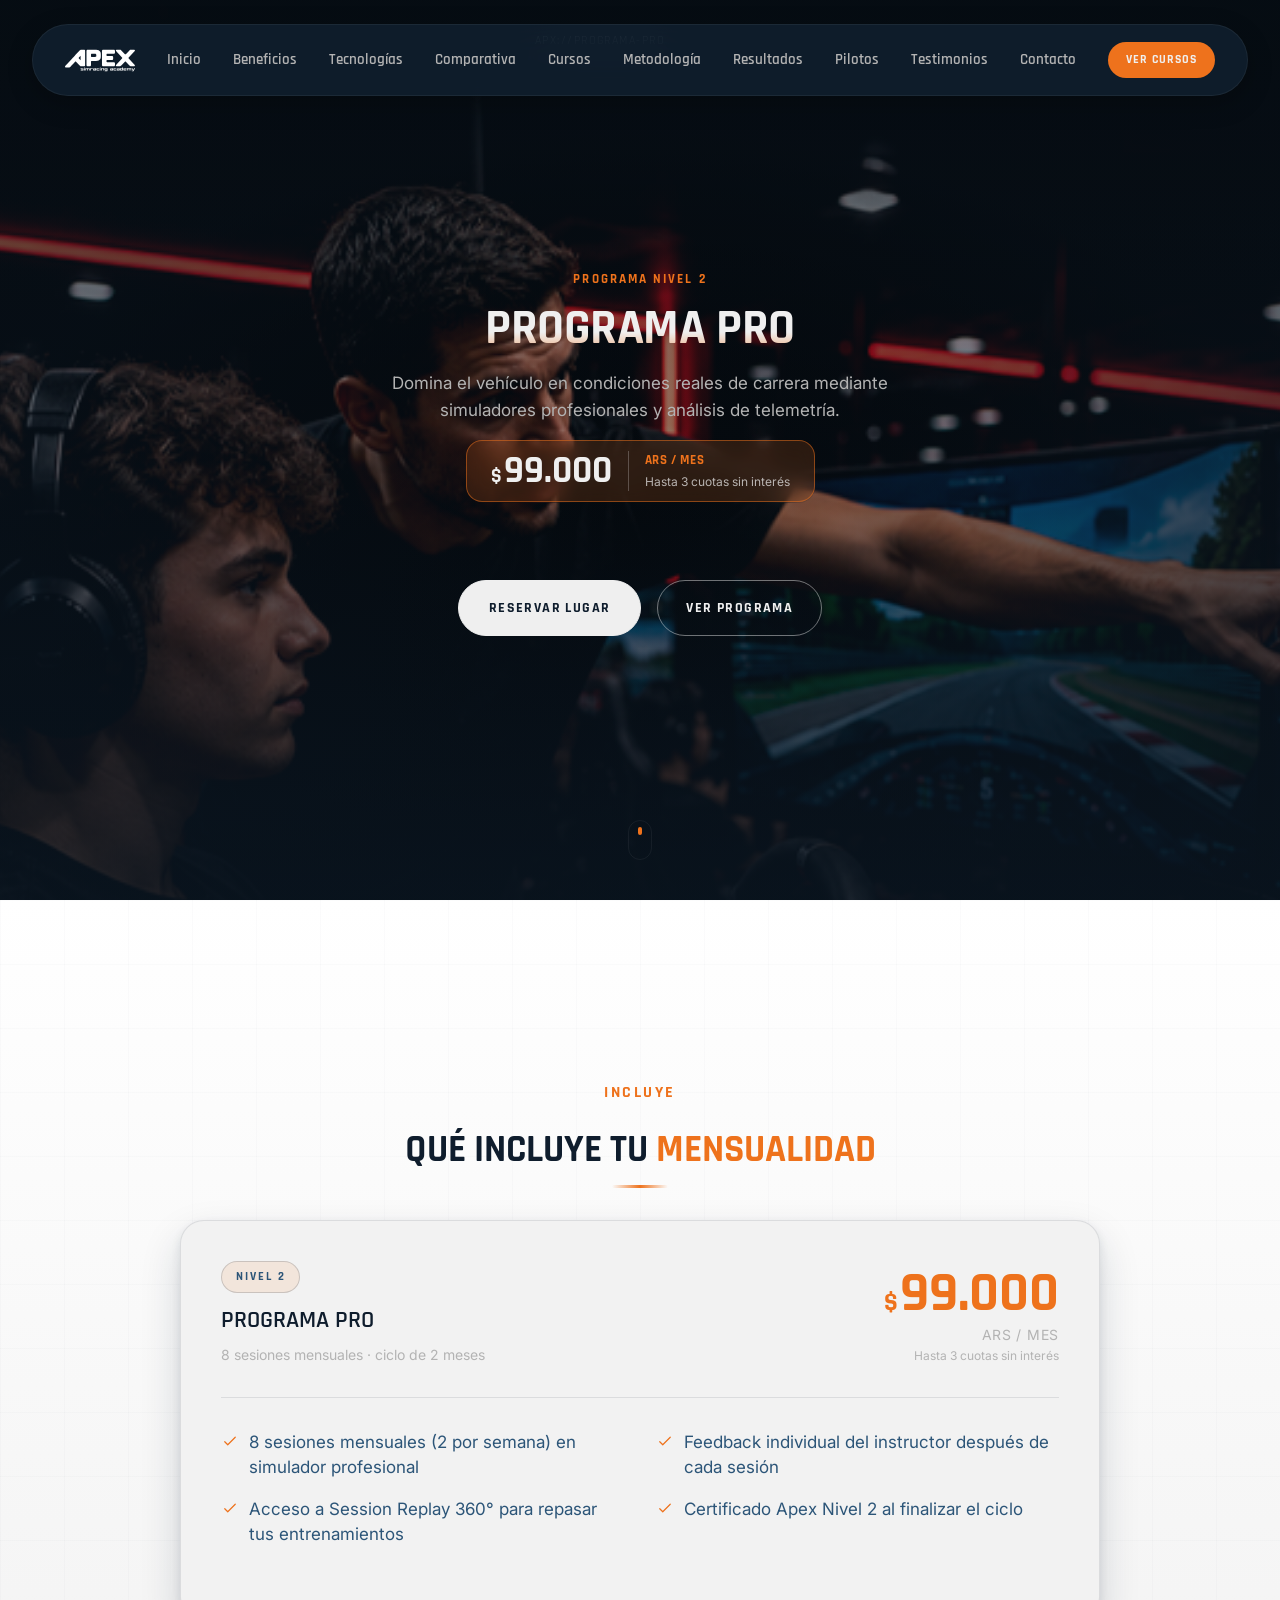
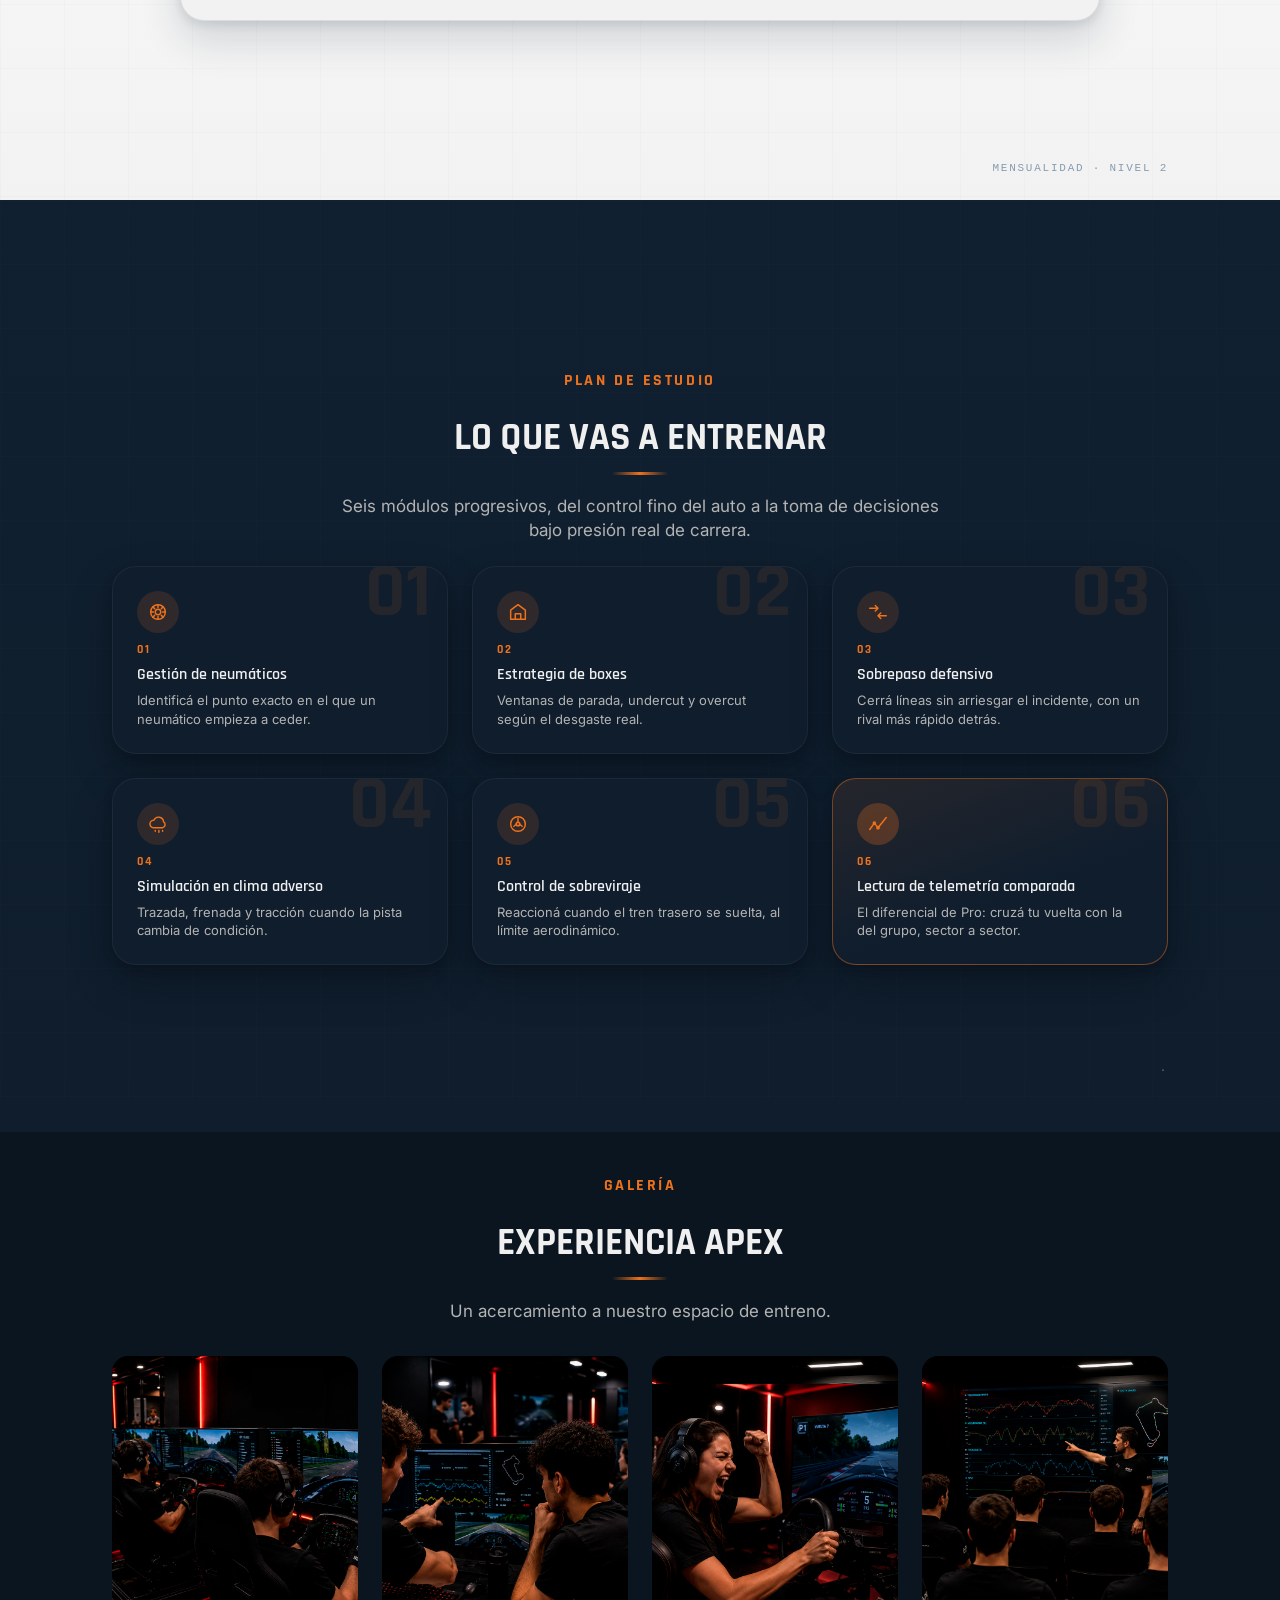
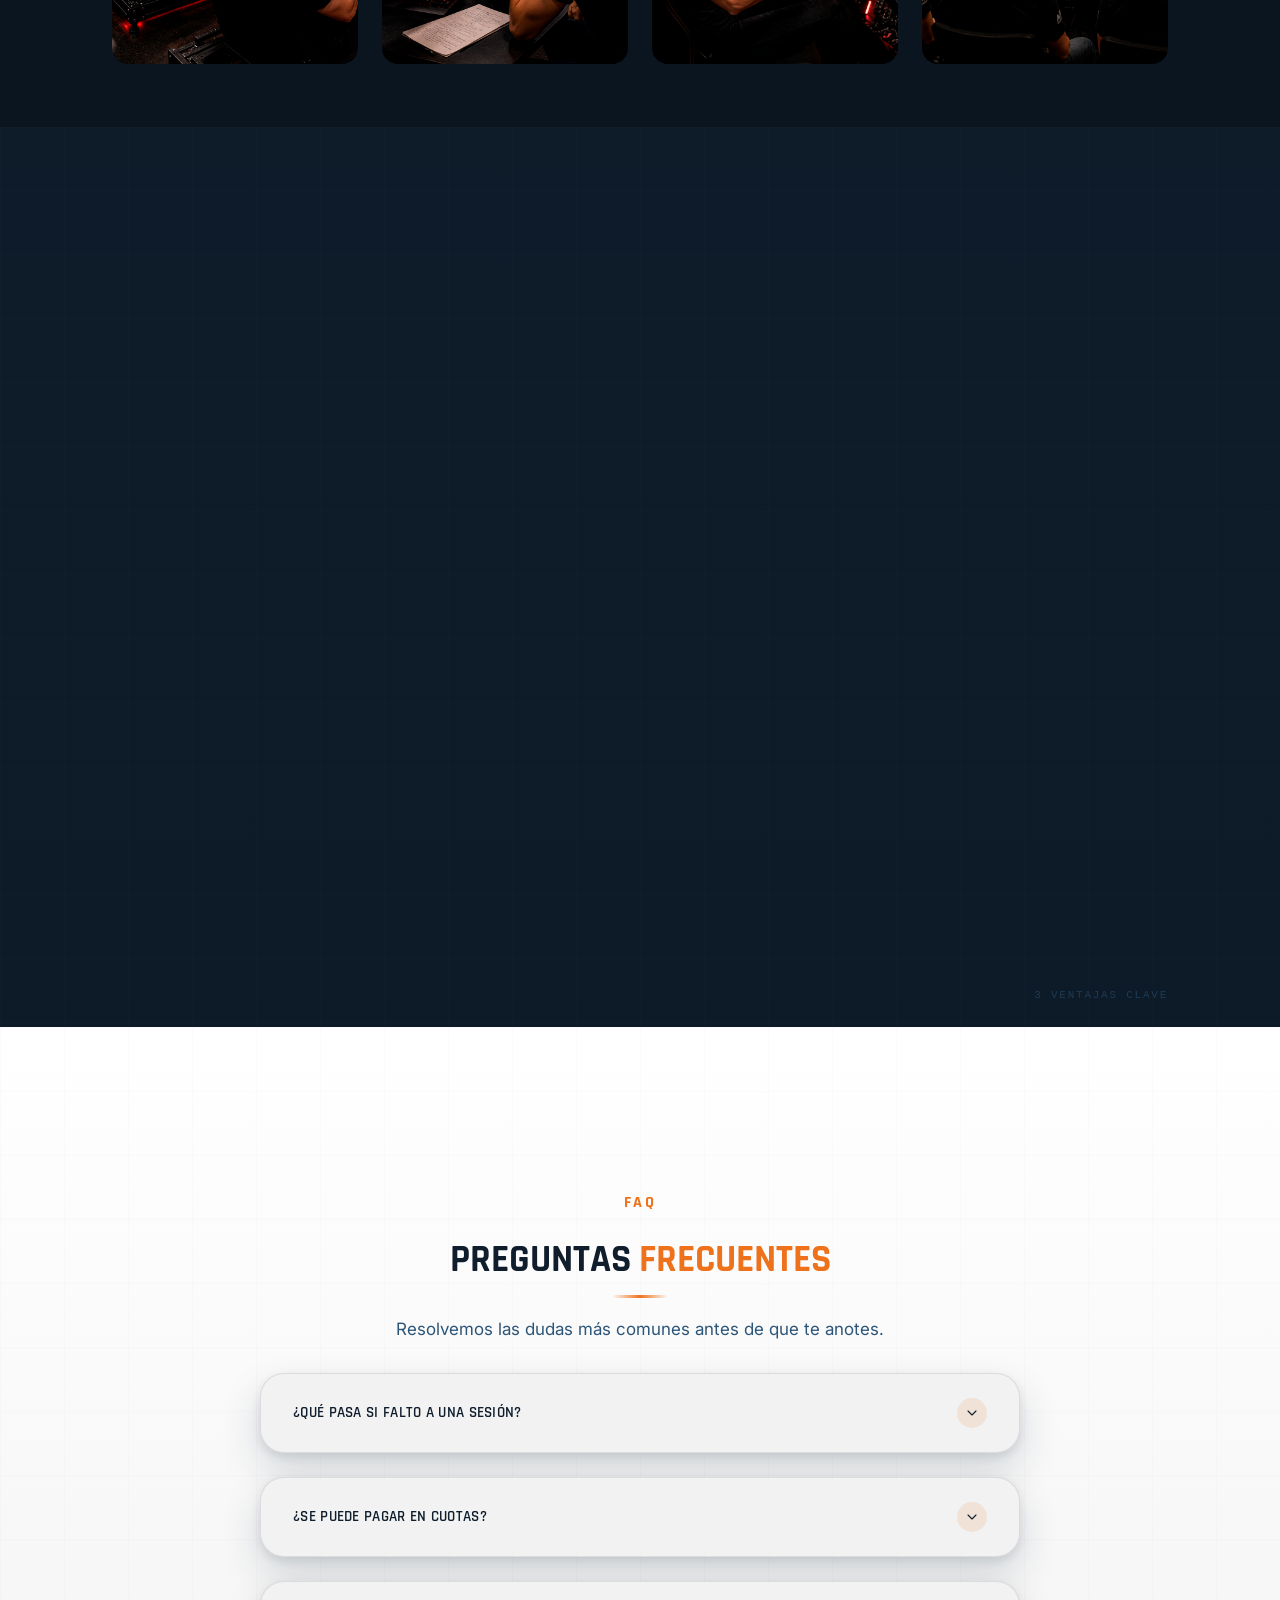
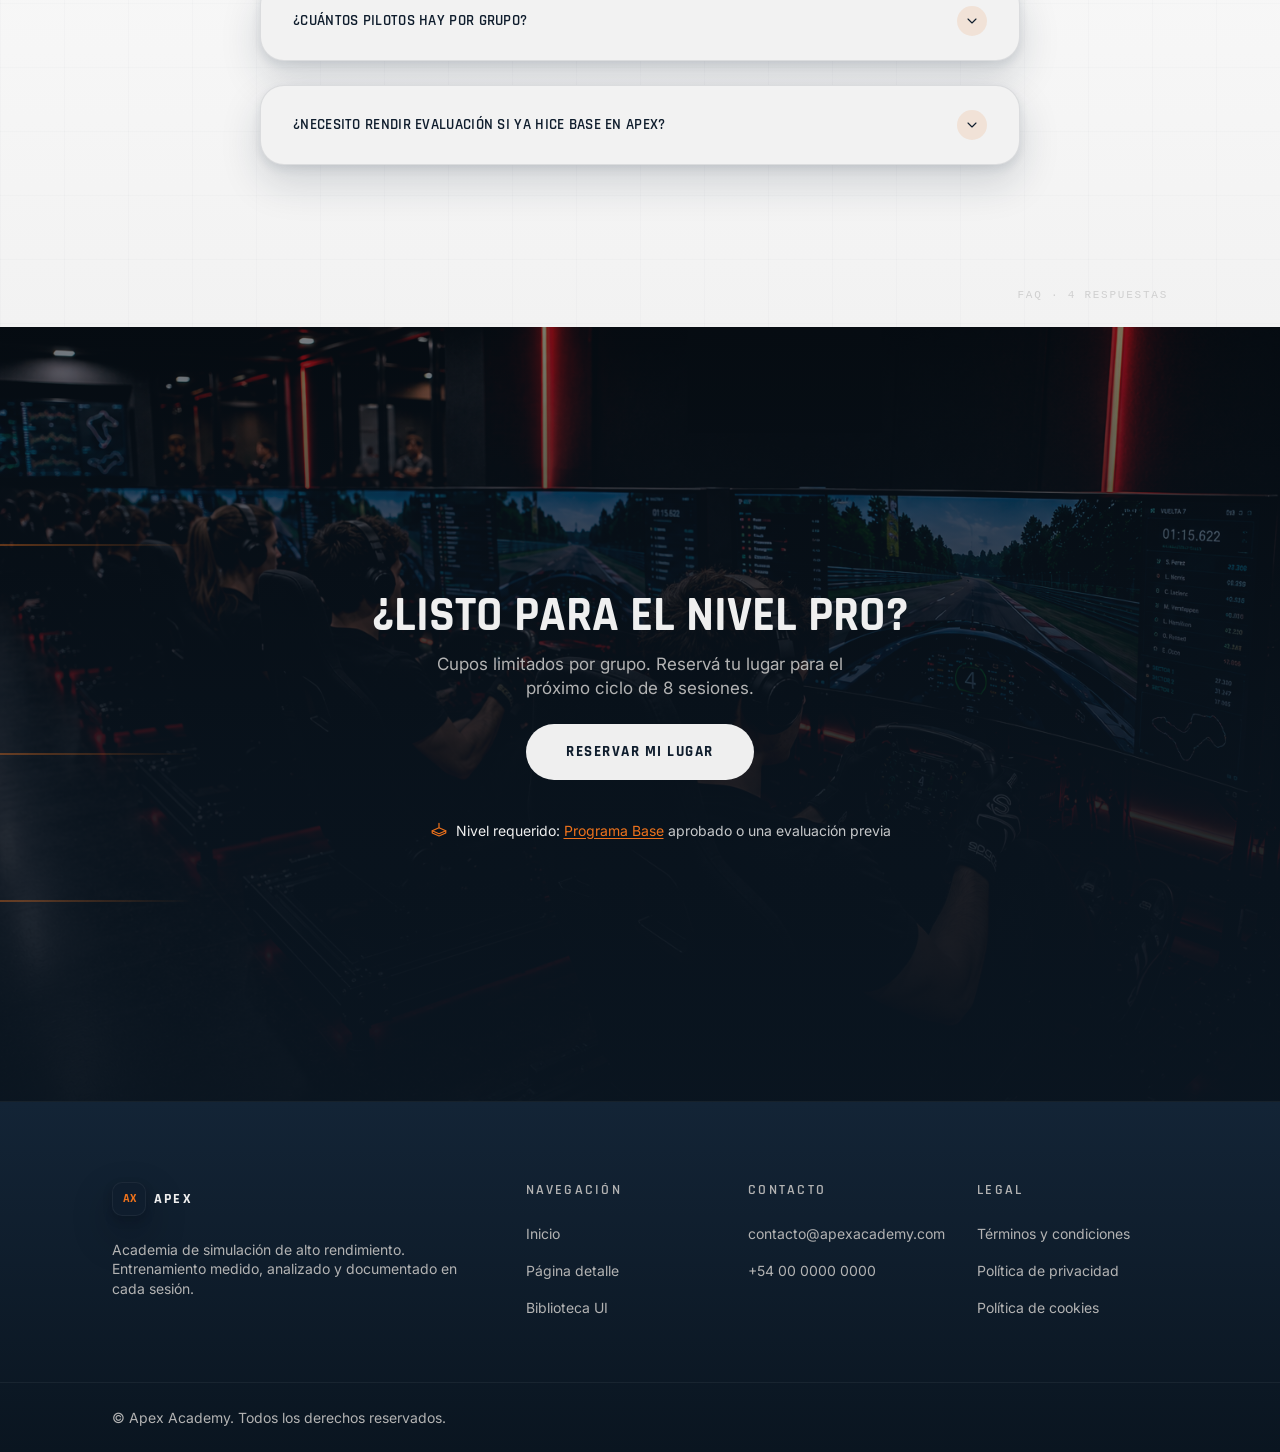
<file: programa-pro.html>
<!DOCTYPE html>
<html lang="es">
<head>
  <meta charset="UTF-8">
  <meta name="viewport" content="width=device-width, initial-scale=1.0">
  <title>Programa Pro — Apex Academy</title>
  <meta name="description" content="Programa Pro de Apex Academy: dominá el desgaste de neumáticos, la estrategia de boxes y el sobrepaso defensivo con telemetría real. 8 sesiones mensuales, grupos reducidos.">

  <meta property="og:title" content="Apex Academy — Programa Pro">
  <meta property="og:description" content="Dominio absoluto del vehículo en situaciones de alta presión.">
  <meta property="og:type" content="website">
  <meta property="og:image" content="assets/img/og-image-pro.jpg">

  <link rel="icon" href="assets/icons/favicon.svg" type="image/svg+xml">

  <link rel="preconnect" href="https://fonts.googleapis.com">
  <link rel="preconnect" href="https://fonts.gstatic.com" crossorigin>
  <link href="https://fonts.googleapis.com/css2?family=Rajdhani:wght@500;600;700&family=Inter:wght@400;500;600;700&display=swap" rel="stylesheet">

  <link rel="stylesheet" href="css/variables.css">
  <link rel="stylesheet" href="css/reset.css">
  <link rel="stylesheet" href="css/base.css">
  <link rel="stylesheet" href="css/layout.css">
  <link rel="stylesheet" href="css/components.css">
  <link rel="stylesheet" href="css/sections.css">
  <link rel="stylesheet" href="css/animations.css">
  <link rel="stylesheet" href="css/responsive.css">
  <link rel="stylesheet" href="css/programadetail.css">
</head>
<body>

  <a href="#main" class="visually-hidden">Saltar al contenido principal</a>

  <!-- ============================================================
       NAVBAR (idéntica a Inicio; los links a secciones que no
       existen en esta página apuntan de vuelta a index.html)
  ============================================================ -->
  <header class="navbar" id="navbar">
    <div class="navbar__inner">
      <a href="index.html" class="navbar__logo" aria-label="Apex Academy — Inicio">
        <img src="assets/icons/marca_apex.svg" alt="Apex Academy" class="navbar__logo-img">
      </a>

      <nav class="navbar__links" aria-label="Navegación principal">
       <a data-nav-link="" href="index.html#inicio">Inicio</a>
<a data-nav-link="" href="index.html#beneficios">Beneficios</a>
<a data-nav-link="" href="index.html#tecnologia">Tecnologías</a>
<a data-nav-link="" href="index.html#comparacion">Comparativa</a>
<a data-nav-link="" href="index.html#programas">Cursos</a>
<a data-nav-link="" href="index.html#descanso">Metodología</a>
<a data-nav-link="" href="index.html#resultados">Resultados</a>
<a data-nav-link="" href="index.html#pilotos">Pilotos</a>
<a data-nav-link="" href="index.html#testimonios">Testimonios</a>
<a data-nav-link="" href="index.html#contacto">Contacto</a>
      </nav>

      <a href="index.html#programas" class="btn btn-primary navbar__cta">Ver cursos</a>

      <button class="navbar__burger" id="burgerBtn" aria-label="Abrir menú" aria-expanded="false" aria-controls="mobileMenu">
        <span></span><span></span><span></span>
      </button>
    </div>
  </header>

  <div class="mobile-menu" id="mobileMenu" data-state="closed">
    <nav class="mobile-menu__links" aria-label="Navegación móvil">
      <a data-nav-link="" href="index.html#inicio">Inicio</a>
<a data-nav-link="" href="index.html#beneficios">Beneficios</a>
<a data-nav-link="" href="index.html#tecnologia">Tecnologías</a>
<a data-nav-link="" href="index.html#comparacion">Comparativa</a>
<a data-nav-link="" href="index.html#programas">Cursos</a>
<a data-nav-link="" href="index.html#descanso">Metodología</a>
<a data-nav-link="" href="index.html#resultados">Resultados</a>
<a data-nav-link="" href="index.html#pilotos">Pilotos</a>
<a data-nav-link="" href="index.html#testimonios">Testimonios</a>
<a data-nav-link="" href="index.html#contacto">Contacto</a>
    </nav>
    <a href="index.html#programas" class="btn btn-primary mobile-menu__cta">Ver cursos</a>
  </div>

  <main id="main">

    <!-- ============================================================
         1. HERO — el precio pasa a ser un elemento propio, con brillo
         de acento, en vez de una cifra más entre las demás stats.
    ============================================================ -->
    <section class="hero hero--program">

  <div class="hero__media">
    <picture>
      <source media="(max-width: 768px)" srcset="assets/img/promobile.png">
      <img src="assets/img/cursopro.png" alt="Programa Pro">
    </picture>
  </div>

  <div class="hero__overlay"></div>

  <span class="corner-code">APX://PROGRAMA-PRO</span>

  <div class="hero__content--program">

    <span class="eyebrow reveal" style="--i:0">Programa Nivel 2</span>

    <h1 class="hero__title reveal" style="--i:1">Programa Pro</h1>

    <p class="hero__lede reveal" style="--i:2">
      Domina el vehículo en condiciones reales de carrera mediante
      simuladores profesionales y análisis de telemetría.
    </p>

    <div class="hero__price reveal" style="--i:3">
      <span class="hero__price-amount"><span class="hero__price-currency">$</span>99.000</span>
      <div class="hero__price-meta">
        <span class="hero__price-period">ARS / mes</span>
        <span class="hero__price-note">Hasta 3 cuotas sin interés</span>
      </div>
    </div>

    <div class="hero__actions reveal" style="--i:4">
      <a class="btn btn-primary" href="#reservar">Reservar lugar</a>
      <a class="btn btn-secondary" href="#plan-estudio">Ver programa</a>
    </div>

  

  </div>

  <div class="hero__scroll-hint">
    <span></span>
  </div>

</section>

    <!-- ============================================================
         4. QUÉ INCLUYE TU MENSUALIDAD — formato de tabla de precio
         única (plan + precio + features en un solo bloque, no dos
         piezas separadas).
    ============================================================ -->
    <section class="section theme-light" id="incluye" data-corner-code="MENSUALIDAD · NIVEL 2">
      <div class="container">
        <div class="section-head reveal">
          <span class="eyebrow section-head__eyebrow">Incluye</span>
          <h2 class="section-head__title">Qué incluye tu <span class="text-accent">mensualidad</span></h2>
          <p class="section-head__lede">
        
          </p>
        </div>

        <div class="pricing-table card-neu reveal" style="--i:0">

          <div class="pricing-table__head">
            <div class="pricing-table__plan">
              <span class="tag tag--accent">Nivel 2</span>
              <h3 class="pricing-table__name">PROGRAMA PRO</h3>
              <span class="pricing-table__cycle">8 sesiones mensuales · ciclo de 2 meses</span>
            </div>
            <div class="pricing-table__price">
              <span class="pricing-table__amount"><span class="pricing-table__currency">$</span>99.000</span>
              <span class="pricing-table__period">ARS / mes</span>
              <span class="pricing-table__installments">Hasta 3 cuotas sin interés</span>
            </div>
          </div>

          <div class="pricing-table__features">
            <div class="pricing-table__feature">
              <svg class="icon" viewBox="0 0 24 24"><path d="M5 13l4 4L19 7"/></svg>
              <span>8 sesiones mensuales (2 por semana) en simulador profesional</span>
            </div>
            
            <div class="pricing-table__feature">
              <svg class="icon" viewBox="0 0 24 24"><path d="M5 13l4 4L19 7"/></svg>
              <span>Feedback individual del instructor después de cada sesión</span>
            </div>
            <div class="pricing-table__feature">
              <svg class="icon" viewBox="0 0 24 24"><path d="M5 13l4 4L19 7"/></svg>
              <span>Acceso a Session Replay 360° para repasar tus entrenamientos</span>
            </div>
            <div class="pricing-table__feature">
              <svg class="icon" viewBox="0 0 24 24"><path d="M5 13l4 4L19 7"/></svg>
              <span>Certificado Apex Nivel 2 al finalizar el ciclo</span>
            </div>
          </div>

      

        </div>
      </div>
    </section>



  
     <!-- ============================================================
         3. PLAN DE ESTUDIO — pensado para entrar en una sola pantalla,
         sin animación de hover (no son clickeables) y con el módulo
         más importante del programa destacado.
    ============================================================ -->
    <section class="section plan-fit" id="plan-estudio" data-corner-code=".">
      <div class="container">
        <div class="section-head reveal">
          <span class="eyebrow section-head__eyebrow">Plan de estudio</span>
          <h2 class="section-head__title">Lo que vas a entrenar</h2>
          <p class="section-head__lede">
            Seis módulos progresivos, del control fino del auto a la toma de decisiones bajo presión real de carrera.
          </p>
        </div>

        <div class="modules-grid">

          <article class="card-neu module-card reveal" style="--i:0" data-number="01">
            <div class="module-card__icon-wrap">
              <svg class="icon module-card__icon" viewBox="0 0 24 24">
              <circle cx="12" cy="12" r="8"/><circle cx="12" cy="12" r="3"/>
              <path d="M12 4v3M12 17v3M4 12h3M17 12h3M6.3 6.3l2 2M15.7 15.7l2 2M17.7 6.3l-2 2M8.3 15.7l-2 2"/>
            </svg>
            </div>
            <span class="module-card__index">01</span>
            <h4>Gestión de neumáticos</h4>
            <p>Identificá el punto exacto en el que un neumático empieza a ceder.</p>
          </article>

          <article class="card-neu module-card reveal" style="--i:1" data-number="02">
            <div class="module-card__icon-wrap">
              <svg class="icon module-card__icon" viewBox="0 0 24 24">
              <path d="M4 20V10l8-6 8 6v10"/><path d="M4 20h16"/><path d="M9 20v-6h6v6"/>
            </svg>
            </div>
            <span class="module-card__index">02</span>
            <h4>Estrategia de boxes</h4>
            <p>Ventanas de parada, undercut y overcut según el desgaste real.</p>
          </article>

          <article class="card-neu module-card reveal" style="--i:2" data-number="03">
            <div class="module-card__icon-wrap">
              <svg class="icon module-card__icon" viewBox="0 0 24 24">
              <path d="M3 8h9l-3-3M12 8l-3 3"/><path d="M21 16h-9l3-3M12 16l3 3"/>
            </svg>
            </div>
            <span class="module-card__index">03</span>
            <h4>Sobrepaso defensivo</h4>
            <p>Cerrá líneas sin arriesgar el incidente, con un rival más rápido detrás.</p>
          </article>

          <article class="card-neu module-card reveal" style="--i:3" data-number="04">
            <div class="module-card__icon-wrap">
              <svg class="icon module-card__icon" viewBox="0 0 24 24">
              <path d="M7 16a4 4 0 0 1 .5-8 5.5 5.5 0 0 1 10.6 1.6A3.5 3.5 0 0 1 17 16H7Z"/>
              <path d="M9 19v1M13 19v2M17 19v1"/>
            </svg>
            </div>
            <span class="module-card__index">04</span>
            <h4>Simulación en clima adverso</h4>
            <p>Trazada, frenada y tracción cuando la pista cambia de condición.</p>
          </article>

          <article class="card-neu module-card reveal" style="--i:0" data-number="05">
            <div class="module-card__icon-wrap">
              <svg class="icon module-card__icon" viewBox="0 0 24 24">
              <circle cx="12" cy="12" r="8"/><circle cx="12" cy="12" r="2"/>
              <path d="M12 6v4M7.5 14.5l3-2.5M16.5 14.5l-3-2.5"/>
            </svg>
            </div>
            <span class="module-card__index">05</span>
            <h4>Control de sobreviraje</h4>
            <p>Reaccioná cuando el tren trasero se suelta, al límite aerodinámico.</p>
          </article>

          <article class="card-neu module-card module-card--featured reveal" style="--i:1" data-number="06">
  
  <div class="module-card__icon-wrap">
    <svg class="icon module-card__icon" viewBox="0 0 24 24">
      <path d="M3 18l5-7 4 5 9-11"/><circle cx="8" cy="11" r="1.2"/><circle cx="12" cy="16" r="1.2"/>
    </svg>
  </div>
  <span class="module-card__index">06</span>
  <h4>Lectura de telemetría comparada</h4>
  <p>El diferencial de Pro: cruzá tu vuelta con la del grupo, sector a sector.</p>
</article>

        </div>
      </div>
    </section>

    <!-- ============================================================
         2. GALERÍA — pensada para entrar en una sola pantalla
    ============================================================ -->
    <section id="galeria" class="gallery-section">
  <div class="container section-head">
    <span class="eyebrow section-head__eyebrow">Galería</span>
    <h2 class="section-head__title">Experiencia Apex</h2>
    <p class="section-head__lede">Un acercamiento a nuestro espacio de entreno.</p>
  </div>

  <div class="container">
    <div class="gallery-four-grid">
      
      <div class="gallery-four-card">
        <img src="assets/img/galeria_1.png" alt="Entrenamiento en simulador" loading="lazy">
      </div>
      
      <div class="gallery-four-card">
        <img src="assets/img/galeria_2.png" alt="Análisis de telemetría" loading="lazy">
      </div>
      
      <div class="gallery-four-card">
        <img src="assets/img/galeria_3.png" alt="Briefing técnico" loading="lazy">
      </div>
      
      <div class="gallery-four-card">
        <img src="assets/img/galeria_4.png" alt="Feedback personalizado" loading="lazy">
      </div>

    </div>
  </div>
</section>
    

    <!-- ============================================================
         5. POR QUÉ ELEGIR PRO
    ============================================================ -->
    <section class="section" id="beneficios-pro" data-corner-code="3 VENTAJAS CLAVE">
      <div class="container">
        <div class="section-head reveal">
          <span class="eyebrow section-head__eyebrow">Beneficios del curso</span>
          <h2 class="section-head__title">Por qué elegir <span class="text-accent">Pro</span></h2>
          <p class="section-head__lede">
            Todo lo que ganás al entrenar en un grupo Nivel 2, sesión a sesión.
          </p>
        </div>

        <div class="benefits-row reveal" style="--i:0">
          <article class="card-neu benefit-tile">
            <svg class="icon" viewBox="0 0 24 24"><path d="M13 2 3 14h7l-1 8 10-12h-7l1-8Z"/></svg>
            <strong>Grupos reducidos</strong>
            <span>Máx. 6 pilotos por turno, con seguimiento cercano del instructor.</span>
          </article>
          <article class="card-neu benefit-tile">
            <svg class="icon" viewBox="0 0 24 24"><path d="M12 3v6m0 0-9 4 9 4 9-4-9-4Z"/><path d="M3 13v3l9 4 9-4v-3"/></svg>
            <strong>Telemetría comparada</strong>
            <span>Cruzá tu vuelta con la de tus compañeros de grupo sector a sector.</span>
          </article>
          <article class="card-neu benefit-tile">
            <svg class="icon" viewBox="0 0 24 24"><circle cx="12" cy="12" r="8"/><path d="M12 8v4l3 2"/></svg>
            <strong>Certificación Nivel 2</strong>
            <span>Certificado Apex al finalizar el ciclo de 8 sesiones mensuales.</span>
          </article>
        </div>
      </div>
    </section>

    <!-- ============================================================
         6. PREGUNTAS FRECUENTES
    ============================================================ -->
    <section class="section theme-light" id="faq" data-corner-code="FAQ · 4 RESPUESTAS">
      <div class="container">
        <div class="section-head reveal">
          <span class="eyebrow section-head__eyebrow">FAQ</span>
          <h2 class="section-head__title">Preguntas <span class="text-accent">frecuentes</span></h2>
          <p class="section-head__lede">
            Resolvemos las dudas más comunes antes de que te anotes.
          </p>
        </div>

        <div class="faq-list reveal" style="--i:0">
          <details class="faq-item card-neu">
            <summary class="faq-item__question">
              <span>¿Qué pasa si falto a una sesión?</span>
              <span class="faq-item__chevron-wrap"><svg class="icon faq-item__chevron" viewBox="0 0 24 24"><path d="M6 9l6 6 6-6"/></svg></span>
            </summary>
            <p class="faq-item__answer">Podés recuperarla dentro del mismo mes, sujeto a disponibilidad de turnos.</p>
          </details>

          <details class="faq-item card-neu">
            <summary class="faq-item__question">
              <span>¿Se puede pagar en cuotas?</span>
              <span class="faq-item__chevron-wrap"><svg class="icon faq-item__chevron" viewBox="0 0 24 24"><path d="M6 9l6 6 6-6"/></svg></span>
            </summary>
            <p class="faq-item__answer">Sí, el programa Pro está disponible en hasta 3 cuotas sin interés.</p>
          </details>

          <details class="faq-item card-neu">
            <summary class="faq-item__question">
              <span>¿Cuántos pilotos hay por grupo?</span>
              <span class="faq-item__chevron-wrap"><svg class="icon faq-item__chevron" viewBox="0 0 24 24"><path d="M6 9l6 6 6-6"/></svg></span>
            </summary>
            <p class="faq-item__answer">Grupos reducidos, de hasta 6 pilotos por turno, para que el instructor pueda seguir de cerca a cada uno.</p>
          </details>

          <details class="faq-item card-neu">
            <summary class="faq-item__question">
              <span>¿Necesito rendir evaluación si ya hice Base en Apex?</span>
              <span class="faq-item__chevron-wrap"><svg class="icon faq-item__chevron" viewBox="0 0 24 24"><path d="M6 9l6 6 6-6"/></svg></span>
            </summary>
            <p class="faq-item__answer">No. Con el programa Base aprobado en Apex pasás directo a Pro.</p>
          </details>
        </div>
      </div>
    </section>

    <!-- ============================================================
         7. RESERVAR MI LUGAR — cierre de página; acá también se
         nombran los requisitos para anotarse, en vez de una sección
         aparte.
    ============================================================ -->
    <section class="cta-final" id="reservar">
      <div class="cta-final__media">
        <img src="assets/img/galeria_1.png" alt="Simulador Apex">
      </div>
      <div class="cta-final__overlay"></div>
      <div class="cta-final__speedlines" aria-hidden="true"><span></span><span></span><span></span></div>
      <div class="container cta-final__content">
        <h2 class="reveal" style="--i:0">¿Listo para el nivel <span class="text-accent">Pro</span>?</h2>
        <p class="cta-final__lede reveal" style="--i:1">
          Cupos limitados por grupo. Reservá tu lugar para el próximo ciclo
          de 8 sesiones.
        </p>
        <div class="cta-final__cta-wrap reveal" style="--i:2">
          <a href="#contacto" class="btn btn-primary cta-final__btn">Reservar mi lugar</a>
        </div>
        <div class="cta-final__requisitos reveal" style="--i:3">
          <span class="cta-final__requisito">
          
          </span>
          <span class="cta-final__requisito">
            <svg class="icon" viewBox="0 0 24 24"><path d="M12 3v6m0 0-9 4 9 4 9-4-9-4Z"/><path d="M3 13v3l9 4 9-4v-3"/></svg>
            <span><strong>Nivel requerido:</strong> <a href="index.html#programas">Programa Base</a> aprobado o una evaluación previa</span>
          </span>
        </div>
      </div>
    </section>

  </main>

  <!-- ============================================================
       FOOTER (idéntico a Inicio)
  ============================================================ -->
  <footer class="footer" id="contacto">
    <div class="container footer__grid">
      <div class="footer__col">
        <div class="footer__logo">
          <span class="navbar__logo-mark card-neu"><span>AX</span></span>
          <span class="navbar__logo-text">APEX</span>
        </div>
        <p class="text-small">Academia de simulación de alto rendimiento. Entrenamiento
          medido, analizado y documentado en cada sesión.</p>
      </div>

      <nav class="footer__col" aria-label="Navegación del pie de página">
        <h4 class="footer__col-title">Navegación</h4>
        <a href="index.html#inicio">Inicio</a>
<a href="programa-pro.html#inicio">Página detalle</a>
<a href="componentes.html#inicio">Biblioteca UI</a>
      </nav>

      <div class="footer__col">
        <h4 class="footer__col-title">Contacto</h4>
        <a href="mailto:contacto@apexacademy.placeholder">contacto@apexacademy.com</a>
        <a href="tel:+5400000000">+54 00 0000 0000</a>
      </div>

      <div class="footer__col">
        <h4 class="footer__col-title">Legal</h4>
        <a href="#">Términos y condiciones</a>
        <a href="#">Política de privacidad</a>
        <a href="#">Política de cookies</a>
      </div>
    </div>

    <div class="footer__bottom container">
      <span class="text-small">© Apex Academy. Todos los derechos reservados.</span>
    </div>
  </footer>

  <script defer src="js/scroll.js"></script>
  <script defer src="js/navbar.js"></script>
  <script defer src="js/accordion.js"></script>
  <script defer src="js/carousel.js"></script>
  <script defer src="js/tilt.js"></script>
  <script defer src="js/smooth-scroll.js"></script>
  <script defer src="js/animations.js"></script>
  <script defer src="js/main.js"></script>
</body>
</html>
</file>
<file: css/variables.css>
/* ==========================================================================
   APEX ACADEMY — DESIGN TOKENS (v2)
   Paleta y sistema neumórfico derivados de la card madre provista por el cliente.
   ========================================================================== */

:root {
  /* ---- Color (paleta definida por el cliente) ---- */
  --color-primary: #0f1d2d;        /* fondo general y base de cards */
  --color-secondary: #2c5578;      /* superficies elevadas, bordes activos, highlight neumórfico */
  --color-contrast: #efefef;       /* texto principal, alto contraste */
  --color-muted: #b3b3b3;          /* texto secundario */
  --color-accent: #ee721c;         /* detalles: CTAs, íconos activos, indicadores */
  --color-accent-rgb: 238, 114, 28;
  --color-celeste: #2c5578;        /* borde de comentarios destacados en Testimonios */

  /* tonos derivados para el neumorfismo (la card madre pide luz/sombra sobre el mismo fondo) */
  --neu-shadow-dark: #0a1520;       /* sombra: versión más oscura de #132436 */
  --neu-shadow-light: #1e3b57;      /* luz: versión más clara, entre primary y secondary */
  --neu-border: rgba(239, 239, 239, 0.06);

  --gradient-main: linear-gradient(180deg, #132436 0%, #0a1520 100%);
  --gradient-light: linear-gradient(180deg, #ffffff 0%, #f2f2f2 100%);

  /* ---- Tipografía ----
     La card de referencia trae Trebuchet MS como resabio de un snippet genérico de Uiverse,
     no una decisión tipográfica. Se reemplaza por un par con más carácter para un producto
     de simulación/telemetría: Rajdhani (display, técnica, angulosa) + Inter (texto, legible). */
  --font-display: 'Rajdhani', 'Arial Narrow', sans-serif;
  --font-body: 'Inter', -apple-system, BlinkMacSystemFont, sans-serif;

  --fs-h1: 50px;
  --fs-h2: 37px;
  --fs-h3: 27px;
  --fs-h4: 20px;
  --fs-body: 17px;
  --fs-small: 14px;
  --fs-eyebrow: 13px;

  --lh-h1: 1.15;
  --lh-h2: 1.2;
  --lh-h3: 1.3;
  --lh-body: 1.6;
  --tracking-wide: 0.16em;

  /* Distancia entre título y bajada de cada sección: variable propia
     (independiente de --space-3) para poder ajustarla sin afectar otros
     espaciados que también usan esa escala. */
  --gap-title-lede: 20px;

  /* ---- Espaciado (base 8px) ---- */
  --space-1: 8px;
  --space-2: 16px;
  --space-3: 24px;
  --space-4: 32px;
  --space-5: 40px;
  --space-6: 48px;
  --space-8: 64px;
  --space-10: 80px;
  --space-12: 96px;
  --space-16: 128px;

  /* ---- Grid ---- */
  --container-max: 1320px;
  --grid-gap: 24px;
  --grid-padding-desktop: 112px;
  --grid-padding-tablet: 64px;
  --grid-padding-mobile: 28px;

  /* ---- Radios (1.5rem de la card madre = 24px, se mantiene como radio base) ---- */
  --radius-button: 16px;
  --radius-input: 16px;
  --radius-card: 24px;
  --radius-pill: 999px;

  /* ---- Sombras ----
     Traducción directa de la card madre:
     box-shadow: inset 20px 20px 60px #c5c5c5, inset -20px -20px 60px #ffffff;
     Se escala a una versión más sutil (la original es para una card chica de 190px;
     en componentes más grandes ese blur se ve exagerado). */
  --shadow-neu:
    inset 6px 6px 14px var(--neu-shadow-dark),
    inset -6px -6px 14px var(--neu-shadow-light);
  --shadow-neu-hover:
    inset 8px 8px 18px var(--neu-shadow-dark),
    inset -8px -8px 18px var(--neu-shadow-light);
  --shadow-ambient: 0 20px 40px rgba(0, 0, 0, 0.35);
  --shadow-navbar: 0 8px 24px rgba(0, 0, 0, 0.25);

  /* ---- Sombra de card unificada (100% externa) ----
     Sistema único de sombra para todo componente tipo Card del sitio.
     Reemplaza el relieve interno/neumórfico (--shadow-neu) por una
     proyección hacia afuera, suave y difusa, calibrada para dar la misma
     profundidad visual que antes pero sin ningún inset. Dos variantes,
     una por tipo de fondo de sección, para que la sombra se lea igual de
     bien sobre fondo oscuro (por defecto) y sobre fondo claro (theme-light). */
  --shadow-card:
    0 4px 10px rgba(5, 10, 16, 0.22),
    0 18px 40px rgba(5, 10, 16, 0.32);
  --shadow-card-hover:
    0 6px 14px rgba(5, 10, 16, 0.26),
    0 26px 54px rgba(5, 10, 16, 0.4);
  --shadow-card-light:
    0 4px 10px rgba(19, 36, 54, 0.1),
    0 18px 40px rgba(19, 36, 54, 0.16);
  --shadow-card-light-hover:
    0 6px 14px rgba(19, 36, 54, 0.12),
    0 26px 54px rgba(19, 36, 54, 0.2);

  /* ---- Transiciones ----
     La card madre usa transition: all .5s ease-in-out; se mantiene esa cadencia como estándar. */
  --ease-premium: cubic-bezier(0.22, 1, 0.36, 1);
  --duration-card: 500ms;
  --duration-standard: 250ms;
  --duration-large: 600ms;

  /* ---- Superficie clara (ritmo de fondo entre secciones) ----
     El neumorfismo original del cliente era justamente claro-sobre-claro
     (#e8e8e8 con sombra #c5c5c5/blanco). Se usa esa misma receta, sin
     adaptar, para las secciones que alternan a fondo claro. */
  --color-surface-light: #f2f2f2;
  --neu-shadow-dark-light: #d1d1d1;
  --neu-shadow-light-light: #ffffff;
  --neu-border-light: rgba(19, 36, 54, 0.1);

  /* ---- Componentes ---- */
  --navbar-height: 72px;
  --navbar-top: 24px;
  --btn-height: 56px;
}
</file>
<file: css/base.css>
/* ==========================================================================
   BASE
   ========================================================================== */

body {
  font-family: var(--font-body);
  background: var(--gradient-main);
  color: var(--color-contrast);
  font-size: var(--fs-body);
  overflow-x: hidden;
}

h1, h2, h3, h4 {
  font-family: var(--font-display);
}

h1 {
  font-size: var(--fs-h1);
  line-height: var(--lh-h1);
  font-weight: 700;
  letter-spacing: -0.01em;
  text-transform: uppercase;
}

h2 {
  font-size: var(--fs-h2);
  line-height: var(--lh-h2);
  font-weight: 700;
  text-transform: uppercase;
}

h3 {
  font-size: var(--fs-h3);
  line-height: var(--lh-h3);
  font-weight: 600;
}

h4 {
  font-size: var(--fs-h4);
  line-height: 1.2;
  font-weight: 600;
}

p {
  font-size: var(--fs-body);
  line-height: var(--lh-body);
  color: var(--color-muted);
}

small, .text-small {
  font-size: var(--fs-small);
  color: var(--color-muted);
}

.eyebrow {
  font-family: var(--font-display);
  font-size: var(--fs-eyebrow);
  letter-spacing: var(--tracking-wide);
  text-transform: uppercase;
  color: var(--color-accent);
  font-weight: 700;
  display: inline-block;
}

/* ---- Jerarquía tipográfica dentro de títulos y párrafos ----
   Utilidades para destacar palabras puntuales sin tocar el contenido
   textual: distintos pesos, color de acento y salto a la tipografía
   display. Se usan como <span> envolviendo únicamente la palabra o frase
   que se quiere resaltar. */
.text-accent { color: var(--color-accent); }
.text-strong { font-weight: 700; }
.text-display { font-family: var(--font-display); }
.theme-light .text-accent { color: var(--color-accent); }

/* ---- Separador decorativo bajo los títulos de sección ----
   Pequeño trazo en el color de acento: continuidad visual entre
   secciones, reutilizando la paleta de identidad existente. */
.section-head__title::after {
  content: '';
  display: block;
  width: 56px;
  height: 3px;
  margin: 14px auto 0;
  border-radius: var(--radius-pill);
  background: linear-gradient(90deg, transparent, var(--color-accent), transparent);
}

/* ---- Foco visible: nunca eliminar ---- */
a:focus-visible,
button:focus-visible,
input:focus-visible,
textarea:focus-visible,
[tabindex]:focus-visible {
  outline: 2px solid var(--color-accent);
  outline-offset: 3px;
  border-radius: 4px;
}

::selection {
  background: var(--color-accent);
  color: var(--color-contrast);
}

/* ---- Scrollbar personalizada, discreta, nunca eliminada ---- */
::-webkit-scrollbar {
  width: 10px;
}
::-webkit-scrollbar-track {
  background: var(--color-primary);
}
::-webkit-scrollbar-thumb {
  background: var(--color-secondary);
  border-radius: var(--radius-pill);
}
::-webkit-scrollbar-thumb:hover {
  background: var(--color-accent);
}
html {
  scrollbar-color: var(--color-secondary) var(--color-primary);
  scrollbar-width: thin;
}

/* ---- Placeholders de imagen: identificables, nunca aleatorios ---- */
.img-placeholder {
  position: relative;
  display: flex;
  align-items: center;
  justify-content: center;
  background:
    repeating-linear-gradient(135deg, rgba(239,239,239,0.03) 0 2px, transparent 2px 14px),
    linear-gradient(160deg, var(--color-secondary) 0%, var(--color-primary) 100%);
  color: var(--color-muted);
  font-size: var(--fs-small);
  letter-spacing: var(--tracking-wide);
  text-transform: uppercase;
  overflow: hidden;
}
.img-placeholder::after {
  content: '';
  position: absolute;
  inset: 0;
  background: linear-gradient(180deg, rgba(0,0,0,0) 40%, rgba(0,0,0,0.55) 100%);
}
.img-placeholder span {
  position: relative;
  z-index: 1;
}

.visually-hidden {
  position: absolute;
  width: 1px;
  height: 1px;
  overflow: hidden;
  clip: rect(0 0 0 0);
  white-space: nowrap;
}

.tech-code {
  font-size: 11px;
  letter-spacing: var(--tracking-wide);
  color: var(--color-muted);
  font-family: 'Courier New', monospace;
  opacity: 0.6;
}

/* Esto hace que CUALQUIER imagen nunca sea más grande que su contenedor */
img {
    max-width: 100%;
    height: auto;
    display: block;
}
</file>
<file: css/layout.css>
/* ==========================================================================
   LAYOUT
   ========================================================================== */

.container {
  width: 100%;
  max-width: var(--container-max);
  margin-inline: auto;
  padding-inline: var(--grid-padding-desktop);
}

.grid-12 {
  display: grid;
  grid-template-columns: repeat(12, 1fr);
  gap: var(--grid-gap);
}

main {
  overflow-x: clip;
}

.section {
  position: relative;
  min-height: 100vh;
  padding-block: var(--space-6);
  display: flex;
  flex-direction: column;
  justify-content: center;
}

.section--tight {
  padding-block: var(--space-10);
}

.section-head {
  max-width: 720px;
  margin-inline: auto;
  margin-bottom: var(--space-4);
  text-align: center;
}

.section-head__eyebrow {
  margin-bottom: var(--space-3);
}

.section-head__title {
  font-size: clamp(2rem, 3vw, 2.75rem);
  line-height: 1.08;
  margin-bottom: var(--gap-title-lede);
}

.section-head__lede {
  max-width: 600px;
  margin-inline: auto;
}

/* fondo técnico compartido: cuadrícula tenue + ruido + líneas */
.bg-technical {
  position: absolute;
  inset: 0;
  z-index: 0;
  pointer-events: none;
  background-image:
    linear-gradient(rgba(255,255,255,0.025) 1px, transparent 1px),
    linear-gradient(90deg, rgba(255,255,255,0.025) 1px, transparent 1px);
  background-size: 64px 64px;
  opacity: 0.5;
}

/* Misma cuadrícula técnica, aplicada automáticamente a toda .section para
   dar continuidad visual entre secciones sin depender de marcado adicional
   (equivalente a .bg-technical, ya definida arriba, pero autoaplicada). */
.section::before {
  content: '';
  position: absolute;
  inset: 0;
  z-index: 0;
  pointer-events: none;
  background-image:
    linear-gradient(rgba(239, 239, 239, 0.025) 1px, transparent 1px),
    linear-gradient(90deg, rgba(239, 239, 239, 0.025) 1px, transparent 1px);
  background-size: 64px 64px;
  opacity: 0.5;
}
.section.theme-light::before {
  background-image:
    linear-gradient(rgba(19, 36, 54, 0.035) 1px, transparent 1px),
    linear-gradient(90deg, rgba(19, 36, 54, 0.035) 1px, transparent 1px);
}

.section > .container {
  position: relative;
  z-index: 1;
}

.corner-code {
  position: absolute;
  bottom: var(--space-3);
  right: var(--grid-padding-desktop);
  z-index: 1;
}

/* ---- Acentos de esquina estilo telemetría ----
   Micro-etiquetas técnicas que refuerzan la identidad de datos/telemetría
   del sitio y dan continuidad entre secciones. Cada una encierra un dato
   real de la sección (cantidad de tarjetas/módulos), no un adorno vacío. */
#beneficios::after,
#tecnologia::after,
#programas::after,
#pilotos::after,
#resultados::after {
  content: attr(data-corner-code);
  position: absolute;
  z-index: 1;
  bottom: var(--space-3);
  right: var(--grid-padding-desktop);
  font-size: 11px;
  letter-spacing: var(--tracking-wide);
  font-family: 'Courier New', monospace;
  opacity: 0.55;
  pointer-events: none;
}
#beneficios::after,
#programas::after { color: var(--color-secondary); }
#tecnologia::after,
#pilotos::after,
#resultados::after { color: var(--color-muted); }
</file>
<file: css/components.css>
/* ==========================================================================
   COMPONENTES
   ========================================================================== */

/* ---- Botones ----
   Componente único y reutilizable: TODOS los botones del sitio adoptan
   exactamente el mismo estilo visual que tenía el botón "Ver más"
   (radio, altura, padding, tipografía, grosor, transición, hover,
   animaciones). Las clases .btn-primary / .btn-secondary / .btn-card que
   antes agregaban estilos particulares se dejan de usar como modificadores
   visuales: pueden seguir presentes en el markup sin efecto, ya que .btn
   por sí solo define ahora el componente completo. */
.btn {
  display: inline-flex;
  align-items: center;
  justify-content: center;
  gap: var(--space-1);
  height: 36px;
  padding: 0 18px;
  border-radius: var(--radius-pill);
  background: var(--color-secondary);
  color: var(--color-contrast);
  font-family: var(--font-display);
  font-size: 12px;
  font-weight: 700;
  letter-spacing: 0.08em;
  text-transform: uppercase;
  white-space: nowrap;
  transition: transform var(--duration-standard) var(--ease-premium),
              filter var(--duration-standard) var(--ease-premium),
              background var(--duration-standard) var(--ease-premium);
}
.btn:hover {
  filter: brightness(1.12);
  transform: translateY(-2px);
}
.btn:active {
  transform: scale(0.97);
}
.btn:disabled {
  opacity: 0.4;
  cursor: not-allowed;
  transform: none !important;
}

/* ---- Inputs ---- */
.input {
  height: var(--btn-height);
  border-radius: var(--radius-input);
  padding-inline: 20px;
  background: var(--color-primary);
  box-shadow: var(--shadow-neu);
  border: none;
  color: var(--color-contrast);
  width: 100%;
  transition: box-shadow var(--duration-standard) var(--ease-premium);
}
.input:focus {
  box-shadow: var(--shadow-neu-hover), 0 0 0 2px var(--color-accent);
  outline: none;
}
.input::placeholder {
  color: var(--color-muted);
}

/* ==========================================================================
   CARD NEUMÓRFICA — componente base
   Traducción directa de la card de referencia del cliente:

   .card {
     width: 190px; height: 254px;
     background: #e8e8e8;
     border: 3px inset white;
     box-shadow: inset 20px 20px 60px #c5c5c5, inset -20px -20px 60px #ffffff;
     transition: all .5s ease-in-out;
     border-radius: 1.5rem;
     display: flex; justify-content: center; align-items: center;
     font-weight: bolder; color: #8a8989;
   }
   .card:hover { transform: translateY(-5px); }

   Se preserva: proporción vertical, radio de 24px (1.5rem), relieve neumórfico
   tallado hacia adentro, tipografía en negrita, y el lift de -5px al hover.
   Se traduce a la paleta oscura del cliente: el "gris claro + blanco" del
   neumorfismo original se reemplaza por --neu-shadow-dark / --neu-shadow-light,
   ambos derivados del mismo #132436, para que el relieve se perciba sobre
   fondo oscuro en lugar de sobre fondo claro.
   ========================================================================== */

.card-neu {
  background: var(--color-primary);
  border: 1px solid var(--neu-border);
  border-radius: var(--radius-card);
  box-shadow: var(--shadow-card);
  transition: transform var(--duration-card) var(--ease-premium),
              box-shadow var(--duration-card) var(--ease-premium);
}
.card-neu:hover {
  transform: translateY(-5px);
  box-shadow: var(--shadow-card-hover);
}

/* ---- Etiquetas / tags ---- */
.tag {
  display: inline-block;
  padding: 6px 14px;
  border-radius: var(--radius-pill);
  font-family: var(--font-display);
  font-size: 12px;
  letter-spacing: var(--tracking-wide);
  text-transform: uppercase;
  font-weight: 700;
  border: 1px solid rgba(239, 239, 239, 0.18);
  color: var(--color-muted);
}
.tag--accent {
  color: var(--color-accent);
  border-color: rgba(var(--color-accent-rgb), 0.4);
  background: rgba(var(--color-accent-rgb), 0.1);
}

/* ---- Íconos outline ---- */
.icon {
  width: 26px;
  height: 26px;
  stroke: currentColor;
  fill: none;
  stroke-width: 1.6;
  stroke-linecap: round;
  stroke-linejoin: round;
}

/* ---- Indicador / cifra destacada ---- */
.stat-pill {
  display: inline-flex;
  align-items: center;
  gap: 6px;
  font-family: var(--font-display);
  font-size: var(--fs-small);
  font-weight: 700;
  color: var(--color-accent);
}

/* ---- Reveal-on-scroll genérico ---- */
.reveal {
  opacity: 0;
  transform: translateY(24px);
  transition: opacity var(--duration-large) var(--ease-premium),
              transform var(--duration-large) var(--ease-premium);
}
.reveal.is-visible {
  opacity: 1;
  transform: translateY(0);
}
.reveal[style*="--i"] {
  transition-delay: calc(var(--i, 0) * 110ms);
}
.btn.navbar__cta {
  background: var(--color-accent);
  color: var(--color-background);
}
</file>
<file: css/sections.css>
/* ==========================================================================
   NAVBAR
   ========================================================================== */

.navbar {
  position: fixed;
  top: var(--navbar-top);
  left: 0;
  right: 0;
  z-index: 100;
  display: flex;
  justify-content: center;
}

.navbar__inner {
  width: 100%;
  max-width: var(--container-max);
  margin-inline: var(--space-4);
  height: var(--navbar-height);
  padding-inline: var(--space-4);
  border-radius: var(--radius-pill);
  background: rgba(19, 36, 54, 0.7);
  backdrop-filter: blur(20px);
  -webkit-backdrop-filter: blur(20px);
  border: 1px solid var(--neu-border);
  box-shadow: var(--shadow-navbar);
  display: flex;
  align-items: center;
  justify-content: space-between;
  gap: var(--space-4);
  transition: height var(--duration-standard) var(--ease-premium),
              background var(--duration-standard) var(--ease-premium);
}

.navbar.is-scrolled .navbar__inner {
  height: 62px;
  background: rgba(19, 36, 54, 0.92);
}
.navbar__logo{
    display:flex;
    align-items:center;
}

.navbar__logo-img{
    height:35px;      /* Ajustalo a gusto */
    width:auto;
    display:block;
}
.navbar__logo-mark {
  width: 34px; height: 34px;
  display: flex; align-items: center; justify-content: center;
  border-radius: 10px;
  font-family: var(--font-display);
  font-size: 12px; font-weight: 700;
  color: var(--color-accent);
}
.navbar__logo-text {
  font-family: var(--font-display);
  font-weight: 700; letter-spacing: var(--tracking-wide); font-size: 14px;
}

.navbar__links { display: flex; align-items: center; gap: var(--space-4); margin-inline: auto; }
.navbar__links a {
  position: relative;
  font-family: var(--font-display);
  font-size: 15px; font-weight: 600;
  color: var(--color-muted);
  transition: color var(--duration-standard) var(--ease-premium);
}
.navbar__links a::after {
  content: ''; position: absolute; left: 0; bottom: -4px; width: 0; height: 2px;
  background: var(--color-accent);
  transition: width var(--duration-standard) var(--ease-premium);
}
.navbar__links a:hover { color: var(--color-contrast); }
.navbar__links a:hover::after, .navbar__links a.is-active::after { width: 100%; }
.navbar__links a.is-active { color: var(--color-accent); }

.navbar__cta { flex-shrink: 0; }

.navbar__burger { display: none; flex-direction: column; justify-content: center; gap: 5px; width: 32px; height: 32px; }
.navbar__burger span { display: block; height: 2px; width: 100%; background: var(--color-contrast); border-radius: 2px; transition: transform var(--duration-standard) var(--ease-premium), opacity var(--duration-standard) var(--ease-premium); }
.navbar__burger[aria-expanded="true"] span:nth-child(1) { transform: translateY(7px) rotate(45deg); }
.navbar__burger[aria-expanded="true"] span:nth-child(2) { opacity: 0; }
.navbar__burger[aria-expanded="true"] span:nth-child(3) { transform: translateY(-7px) rotate(-45deg); }

.mobile-menu {
  position: fixed; inset: 0; z-index: 99;
  background: rgba(10, 21, 32, 0.98);
  backdrop-filter: blur(24px);
  display: flex; flex-direction: column; align-items: center; justify-content: center; gap: var(--space-6);
  opacity: 0; visibility: hidden; transform: translateY(-16px);
  transition: opacity var(--duration-large) var(--ease-premium), transform var(--duration-large) var(--ease-premium), visibility 0s linear var(--duration-large);
}
.mobile-menu[data-state="open"] {
  opacity: 1; visibility: visible; transform: translateY(0);
  transition: opacity var(--duration-large) var(--ease-premium), transform var(--duration-large) var(--ease-premium), visibility 0s linear 0s;
}
.mobile-menu__links { display: flex; flex-direction: column; align-items: center; gap: var(--space-4); }
.mobile-menu__links a { font-family: var(--font-display); font-size: var(--fs-h4); font-weight: 700; }
p {
    line-height: 1.37;
}
/* ==========================================================================
   HERO
   ========================================================================== */

.hero { position: relative; min-height: 100vh; display: flex; align-items: center; overflow: hidden; }
.hero__media { position: absolute; inset: 0; z-index: 0; }
.hero__overlay { position: absolute; inset: 0; z-index: 1; background: linear-gradient(180deg, rgba(10,21,32,0.4) 0%, rgba(10,21,32,0.88) 92%); }
.hero__content { position: relative; z-index: 2; max-width: 760px; padding-inline: var(--grid-padding-desktop); }
.hero__title{
    margin-top: var(--space-3);
    margin-bottom: 8px;
    line-height: 0.97;
    font-size: clamp(17.5px, 3.5rem, 3.5rem);
    
}
.hero__lede { max-width: 520px; margin-bottom: var(--space-5); }
.hero__actions { display: flex; gap: var(--space-2); }
.hero__actions .btn {
  height: var(--btn-height);
  padding: 0 40px;
  font-size: 15px;
  letter-spacing: 0.1em;
}
.hero__actions .btn {
  height: var(--btn-height);
  padding: 0 40px;
  font-size: 15px;
  letter-spacing: 0.1em;

  background: var(--color-accent);
  color: var(--bg-primary); /* o #0A1520 si querés texto oscuro */
  border: none;
}

.mobile-menu__cta { margin-top: var(--space-2); }

/* ==========================================================================
   CARRUSEL genérico (Beneficios y Testimonios)
   ========================================================================== */

.carousel{

    position:relative;

    width:100%;
}
.carousel__track{

display:flex;

width:100%;

gap:16px;

overflow-x:auto;

scroll-snap-type:x mandatory;

scroll-behavior:smooth;

padding:8px 0 18px;

-webkit-overflow-scrolling:touch;

scrollbar-width:none;

align-items:stretch;
}
.carousel__track::-webkit-scrollbar { display: none; }
.carousel__track > *{

scroll-snap-align:start;

flex:0 0 calc((100% - (3 * 16px)) / 4.3);

display:flex;

height:auto;

}

.carousel__controls {
  position: absolute;
  top: 50%;
  left: -100px;
  right: -100px;
  transform: translateY(-50%);
  display: flex;
  justify-content: space-between;
  pointer-events: none;
  z-index: 2;
}
.carousel__btn {
  pointer-events: auto;
  width: 44px;
  height: 44px;
  border-radius: 50%;
  border: 1px solid var(--neu-border);
  background: var(--color-primary);

  box-shadow:
    0 12px 30px rgba(0,0,0,.28),
    0 0 20px rgba(0,0,0,.12);

  font-size: 20px;
  color: var(--color-contrast);
  display: flex;
  align-items: center;
  justify-content: center;
}
.carousel__btn:hover {
  box-shadow:
    0 18px 40px rgba(0,0,0,.35),
    0 0 24px rgba(0,0,0,.18);
}
.hero__scroll-hint {
  position: absolute; bottom: var(--space-5); left: 50%; transform: translateX(-50%); z-index: 2;
  width: 24px; height: 40px; border: 1px solid var(--neu-border); border-radius: var(--radius-pill);
  display: flex; justify-content: center; padding-top: 6px;
}
.hero__scroll-hint span { width: 4px; height: 8px; background: var(--color-accent); border-radius: 2px; animation: scroll-hint 1.8s ease-in-out infinite; }

/* ==========================================================================
   BENEFICIOS — carrusel de 8 cards neumórficas
   ========================================================================== */

.benefit-card{
    display:flex;
    flex-direction:column;
    justify-content:center;
    align-items:center;

    text-align:center;

    min-height:240px;

    padding:32px;

    gap:18px;

    flex:1 0 calc((100% - (3 * 16px)) / 4.3);
}

.benefit-card .icon{

    width:38px;
    height:38px;

    color:var(--color-accent);

    margin:0;
}

.benefit-card h4{

    margin:0;

    text-align:center;

    text-transform:uppercase;

    line-height:1.2;
}

.benefit-card p{

    margin:0;

    text-align:center;

    max-width:24ch;

    font-size:var(--fs-small);

    line-height:1.55;
}

/* ==========================================================================
   TECNOLOGÍAS — 5 paneles expandibles
   (concepto: joe-watson-sbf en Uiverse — flex que crece en hover/click,
   texto rotado -90deg que se endereza al expandir)
   ========================================================================== */

.tech-panels { display: flex; gap: var(--space-2); height: 400px; width: 100%; }
.tech-panel {
  position: relative;
  flex: 0 1 8%;
  border-radius: var(--radius-card);
  overflow: hidden;
  cursor: pointer;
  display: flex;
  border: 1px solid var(--neu-border);
  transition: flex var(--duration-card) var(--ease-premium), filter var(--duration-card) var(--ease-premium);
  filter: brightness(0.7);
}
.tech-panel.is-open { flex: 1 1 60%; filter: brightness(1); }

.tech-panel__media { position: absolute; inset: 0; z-index: 0; transition: transform var(--duration-large) var(--ease-premium); }
.tech-panel.is-open .tech-panel__media { transform: scale(1.05); }

.tech-panel__name {
  position: relative; z-index: 1;
  writing-mode: vertical-rl; transform: rotate(180deg);
  font-family: var(--font-display); font-weight: 700; letter-spacing: var(--tracking-wide);
  text-transform: uppercase; font-size: 13px; padding: var(--space-3); white-space: nowrap;
  transition: opacity var(--duration-standard) var(--ease-premium);
}
.tech-panel.is-open .tech-panel__name { opacity: 0; pointer-events: none; }

.tech-panel__content{

position:absolute;

left:0;

right:0;

bottom:0;

z-index:2;

width:100%;

padding:48px 36px 36px;

background:
linear-gradient(
180deg,
rgba(10,21,32,0) 0%,
rgba(10,21,32,.12) 12%,
rgba(10,21,32,.45) 35%,
rgba(10,21,32,.82) 72%,
rgba(10,21,32,.97) 100%
);

opacity:0;

transform:translateY(16px);

transition:
opacity var(--duration-large) var(--ease-premium),
transform var(--duration-large) var(--ease-premium);

box-sizing:border-box;
}
.tech-panel.is-open .tech-panel__content { opacity: 1; transform: translateY(0); }
.tech-panel__content h4 { margin-bottom: var(--space-2); text-transform: uppercase; }
.tech-panel__content p { max-width: 44ch; }
.tech-image {
  width: 100%;
  height: 100%;
  object-fit: cover;
  display: block;
}

/* ==========================================================================
   COMPARACIÓN — revelador de imagen por cursor (F1 vs Simulador Apex)
 
   1) Contenedor full-bleed: se "escapa" del padding del .container para
      ocupar el ancho completo del viewport. Alto fijo en 1440px; las fotos
      usan object-fit:cover para llenarlo sin franjas vacías (ya no siguen
      la relación de aspecto original del archivo).
   2) Dos capas superpuestas: F1 (visible, capa base) y Simulador (oculta,
      debajo).
   3) mask-image radial anclado al cursor (--rx/--ry, actualizado por JS
      con lerp para una transición natural) que "borra" la capa F1 en el
      área del cursor, revelando la capa Simulador debajo.
      --reveal-radius controla el diámetro desde un único lugar.
   4) Título, texto y miscelánea (etiqueta de cuadrante) superpuestos sobre
      la foto, alineados a la izquierda, con un scrim oscuro detrás para
      que se lean bien (ver .reveal-compare__copy).
   ========================================================================== */
 
.reveal-compare {
  position: relative;
  /* Breakout full-bleed: ignora el padding-inline del .container y el
     max-width del sitio, para que la imagen ocupe todo el ancho de la
     sección (viewport completo), sin depender de cuánto mida el padre. */
  width: 100vw;
  left: 50%;
  right: 50%;
  margin-left: -50vw;
  margin-right: -50vw;
  /* Relación de aspecto real de assets/formula-1.png y assets/simulador.png
     (1693×1064): con esto el alto se ajusta solo al ancho completo del
     viewport sin necesidad de recortar la foto. */
  height: 720px;
  background: var(--gradient-main);
  overflow: hidden;
  cursor: none;
  /* Variables centralizadas acá: el JS solo escribe --rx/--ry en el root y,
     por herencia de custom properties, tanto la capa F1 como el anillo de
     brillo (::after) las leen sin necesidad de duplicar el set en cada uno. */
  --rx: 50%;
  --ry: 50%;
  /* Círculo más chico y contenido, recalibrado para el nuevo ancho
     full-bleed (100vw) en vez del ancho acotado del container. */
  --reveal-radius: clamp(90px, 11vw, 220px);
}
.reveal-compare__layer {
  position: absolute;
  overflow: hidden;
  inset: 0;
}
.reveal-compare__layer img {
  width: 100%;
  height: 100%;
  object-fit: cover;
}
.reveal-compare__layer--sim { z-index: 1; }
.reveal-compare__layer--f1 {
  z-index: 2;
  -webkit-mask-image: radial-gradient(circle var(--reveal-radius) at var(--rx) var(--ry),
    transparent 0%, transparent 55%, rgba(0,0,0,0.5) 78%, black 100%);
  mask-image: radial-gradient(circle var(--reveal-radius) at var(--rx) var(--ry),
    transparent 0%, transparent 55%, rgba(0,0,0,0.5) 78%, black 100%);
}
 
/* Anillo de brillo que marca el borde de la zona revelada: sigue al mismo
   punto que la máscara (--rx/--ry) y le da vida al corte entre las dos
   imágenes. En reposo (.is-idle, mientras corre el barrido automático)
   respira con una leve pulsación para invitar a interactuar; al tomar el
   mouse el control, la pulsación se detiene y el anillo queda quieto,
   siguiendo el cursor con precisión. */
.reveal-compare::after {
  content: '';
  position: absolute;
  inset: 0;
  z-index: 4;
  pointer-events: none;
  background: radial-gradient(circle var(--reveal-radius) at var(--rx) var(--ry),
    transparent 0%, transparent 74%, rgba(255,255,255,0.30) 78%,
    rgba(255,255,255,0.06) 84%, transparent 90%);
  opacity: 0.55;
  transition: opacity var(--duration-standard) var(--ease-premium);
}
.reveal-compare.is-idle::after {
  animation: revealRingPulse 2.6s ease-in-out infinite;
}
@keyframes revealRingPulse {
  0%, 100% { opacity: 0.35; }
  50% { opacity: 0.75; }
}
@media (prefers-reduced-motion: reduce) {
  .reveal-compare.is-idle::after { animation: none; opacity: 0.5; }
}
 
/* Scrim: oscurece el costado izquierdo de la foto para que el título, el
   texto y la miscelánea (antes debajo, ahora superpuestos) se lean bien
   sobre cualquier parte de la imagen. */
.reveal-compare__scrim {
  position: absolute;
  inset: 0;
  z-index: 3;
  pointer-events: none;
  background: linear-gradient(90deg,
    rgba(10, 21, 32, 0.82) 0%,
    rgba(10, 21, 32, 0.55) 32%,
    rgba(10, 21, 32, 0.08) 58%,
    transparent 74%);
}

/* Copy superpuesto sobre la foto: título + texto + miscelánea (etiqueta de
   cuadrante). pointer-events:none para que el cursor-reveal siga
   funcionando debajo, incluso donde hay texto encima. */
.reveal-compare__copy {
  position: absolute;
  inset: 0;
  z-index: 5;

  display: flex;
  flex-direction: column;
  justify-content: center;
  align-items: flex-start;

  padding-left: max(var(--grid-padding-desktop), calc((100vw - var(--container-max)) / 2));
  pointer-events: none;
}
.reveal-compare__copy .section-head__eyebrow,
.reveal-compare__copy .section-head__title,
.reveal-compare__copy .section-head__lede {
  text-align: left;
  margin-left: 0;
}
.reveal-compare__copy .section-head__eyebrow { margin-bottom: var(--space-2); }
.reveal-compare__copy .section-head__title,
.reveal-compare__copy .section-head__lede {
  text-align: left;
  color: var(--color-contrast);
  max-width: 460px;
}
.reveal-compare__copy .section-head__lede {
  color: rgba(239, 239, 239, 0.78);
  margin-bottom: var(--space-3);
  max-width: 420px;
}
.reveal-compare__panel-label {
  position: static;
  margin-top: var(--space-3);
}
.reveal-compare__panel-label::before {
  content: '';
  width: 6px; height: 6px; border-radius: 50%;
  background: var(--color-accent);
  flex-shrink: 0;
}
.reveal-compare__panel-label.is-swapping {
  opacity: 0;
  transform: translateY(6px);
}

/* La sección se ajusta exactamente al alto de la foto: sin franja propia
   arriba/abajo, para que la sección siguiente empiece justo después. */
.comparison {
  min-height: 0;
  padding-block: 0;
  display: block;
}

.comparison__closing {
  text-align: center; font-family: var(--font-display); font-size: var(--fs-h4); 
  color: var(--color-contrast); text-transform: uppercase; letter-spacing: 0.04em;
}
 
/* ==========================================================================
   PROGRAMAS — 3 cards con tilt 3D
   (concepto: srinivasaiml en Uiverse — perspective + rotateX/Y en hover vía JS)
   ========================================================================== */
/* ==========================================================================
   PROGRAMAS — 3 cards con tilt 3D
   (concepto: srinivasaiml en Uiverse — perspective + rotateX/Y en hover vía JS)
   ========================================================================== */

/* ==========================================================================
   PROGRAMAS — 3 cards con tilt 3D
   (concepto: srinivasaiml en Uiverse — perspective + rotateX/Y en hover vía JS)
   ========================================================================== */

.programs__grid {
  display: grid; grid-template-columns: repeat(3, 1fr); gap: var(--space-4);
  max-width: 1080px; margin-inline: auto;
}
.card-tilt { position: relative; perspective: 1200px; }
.card-tilt__inner {

    position: relative;

    background: var(--color-primary);

    border: 1px solid var(--color-accent-rgb);

    border-radius: var(--radius-card);

    box-shadow: var(--shadow-card);

    padding: var(--space-3);

    display:flex;

    flex-direction:column;

    align-items:flex-start;

    gap: 12px;

    text-align:left;

    overflow:hidden;

    transform-style:preserve-3d;

    transition:
        transform var(--duration-large) var(--ease-premium),
        box-shadow var(--duration-large) var(--ease-premium);

    will-change:transform;
}
.card-tilt__inner:hover { box-shadow: var(--shadow-card-hover); }
.card-tilt--featured .card-tilt__inner { border-color: rgba(var(--color-accent-rgb), 0.35); }

/* Brillo que sigue al mouse mientras la card se inclina (tilt.js actualiza
   --mx / --my en cada movimiento). */
.card-tilt__inner::after {
  content: '';
  position: absolute; inset: 0;
  background: radial-gradient(circle at var(--mx, 50%) var(--my, 50%), rgba(239, 239, 239, 0.16), transparent 55%);
  opacity: 0;
  transition: opacity var(--duration-standard) var(--ease-premium);
  pointer-events: none;
  z-index: 2;
}
.card-tilt__inner:hover::after { opacity: 1; }

/* Badge "Destacado": etiqueta centrada que se apoya sobre el borde superior
   de la card (mitad afuera, mitad adentro). Vive fuera de .card-tilt__inner
   para no quedar recortada por su overflow:hidden. */

.card-tilt__image{
    position: relative;
    width: 100%;
    height: 110px;
    overflow: hidden;
    border-radius: var(--radius-input);
}

.card-tilt__image img{
    width: 100%;
    height: 100%;
    object-fit: cover;
    display: block;
    border: 1px solid var(--neu-border);
}

.card-tilt__badge{

    position:absolute;

    top:18px;

    right:-42px;

    width:150px;

    padding:8px 0;

    background:var(--color-accent);

    color:var(--color-contrast);

    font-family:var(--font-display);

    font-size:11px;

    font-weight:700;

    letter-spacing:.08em;

    text-transform:uppercase;

    text-align:center;

    transform:rotate(45deg);

    box-shadow:0 8px 18px rgba(0,0,0,.25);

    z-index:4;

    pointer-events:none;
}
.card-tilt .card-tilt__inner h3 {

    font-size: 30px;   /* Ajustá este valor */

    line-height: 1.1;

    font-weight: 700;

    text-transform: uppercase;

    color: var(--color-contrast);
}
.card-tilt__inner > p { color: var(--color-contrast); font-size: var(--fs-small); }
.card-tilt__inner ul{

    width:100%;

    display:flex;

    flex-direction:column;

    align-items:flex-start;

    gap:4px;

    margin:4px 0 var(--space-1);
}
.card-tilt__inner li {
  display: inline-flex; align-items: center; gap: 8px;
  font-size: 13px; color: var(--color-muted);
}
.card-tilt__inner li::before {
  content: ''; flex-shrink: 0; width: 5px; height: 5px; border-radius: 50%;
  background: var(--color-accent);
}
.card-tilt__footer{

    align-self:stretch;

    margin-top:auto;

    display:flex;

    align-items:center;

    justify-content:space-between;

    gap:var(--space-3);
}
.card-tilt__price { font-family: var(--font-display); font-weight: 700; font-size: 24px; }
.card-tilt__price small { font-family: var(--font-body); font-weight: 400; font-size: 11px; color: var(--color-contrast); }
/* .btn-card ya no agrega nada: su estilo (pill 36px, 12px uppercase, etc.)
   ahora vive directamente en el componente único .btn (components.css). */
.programs__note { text-align: center; max-width: 620px; margin: var(--space-3) auto 0; font-size: var(--fs-small); }

/* ==========================================================================
   PILOTOS — roster editorial en filas (planilla de alumnos), a propósito
   distinto de las cards que se repiten en el resto del sitio: sin fondo,
   sin sombra, sin bordes redondeados. Fondo oscuro (igual que Tecnologías
   y Resultados) para que se note el contraste apenas se entra al sitio.
   ========================================================================== */
.pilots-roster__list {
  max-width: 900px;
  margin-inline: auto;
}
.pilots-roster__row {
  display: flex;
  align-items: center;
  gap: var(--space-3);
  padding-block: var(--space-3);
  border-bottom: 1px solid var(--neu-border);
}
.pilots-roster__row:first-child { border-top: 1px solid var(--neu-border); }
.pilots-roster__avatar {
  flex-shrink: 0;
  width: 67px;
  height: 67px;
  display: flex;
  align-items: center;
  justify-content: center;
  border-radius: 50%;
  background: var(--color-accent);
  color: var(--color-contrast);
  font-family: var(--font-display);
  font-size: 15px;
  font-weight: 700;
  letter-spacing: 0.02em;
  overflow: hidden;
}
.pilots-roster__avatar img {
    width: 100%;
    height: 100%;
    object-fit: cover;
    display: block;
}
.pilots-roster__info { flex: 1 1 auto; min-width: 0; }
.pilots-roster__name { margin: 0 0 4px; font-size: var(--fs-h4); }
.pilots-roster__text { color: var(--color-muted); font-size: var(--fs-small); margin: 0; }
.pilots-roster__choice {
  flex-shrink: 0;
  font-family: var(--font-display);
  font-size: 13px;
  text-transform: uppercase;
  letter-spacing: var(--tracking-wide);
  color: var(--color-muted);
}
.pilots-roster__choice strong { color: var(--color-accent); font-weight: 700; }
.pilots__closing { text-align: center; max-width: 620px; margin: var(--space-5) auto 0; font-size: var(--fs-small); }

/* ==========================================================================
   SPONSORS — franja publicitaria (marquee infinito)
   ========================================================================== */
.sponsors {
  padding-block: var(--space-3);
  border-block: 1px solid var(--neu-border); 
  overflow: hidden; 
}

.sponsors__track { 
  display: flex; 
  width: max-content; 
  animation: marquee-left 28s linear infinite; 
}

.sponsors__group { 
  display: flex; 
  gap: var(--space-8); 
  /* Se reemplaza padding-inline por padding-right con el mismo valor del gap. 
     Esto asegura que el espacio entre el último logo del primer grupo y 
     el primer logo del segundo grupo sea exactamente idéntico al resto */
  padding-right: var(--space-8); 
}

.sponsors__logo {
  width: 110px;
  height: 26px;
  /* CLAVE 1: Evita que las imágenes PNG se deformen o estiren */
  object-fit: contain; 
  border-radius: var(--radius-input);
  filter: grayscale(1) brightness(0.85); 
  opacity: 0.7;
  transition: opacity var(--duration-standard) var(--ease-premium), filter var(--duration-standard) var(--ease-premium);
}

.sponsors__logo:hover { 
  opacity: 1; 
  filter: grayscale(1) brightness(1.1); 
}

/* CLAVE 2: Fotogramas de la animación para el bucle infinito */
@keyframes marquee-left {
  0% {
    transform: translateX(0);
  }
  100% {
    /* Desplaza el contenedor exactamente a la mitad (un grupo completo) */
    transform: translateX(-50%);
  }
}

/* ==========================================================================
   PILOTOS
   ========================================================================== */


/* ==========================================================================
   METODOLOGÍA — línea de tiempo horizontal (3 nodos conectados), sin
   cards. Reemplaza a la vieja sección de descanso (scroll fijo + palabras
   sin contenido real).

   Scroll-jack: .method mide 300vh; .method__sticky se pin-ea a top:0
   durante ese recorrido, dando tiempo a que la línea/los círculos se
   tiñan de celeste a naranja (ver method-progress.js) antes de soltar
   el scroll hacia Resultados.
   ========================================================================== */

.method {
  position: relative;
  height: 300vh;
}
.method__sticky {
  position: sticky;
  top: 0;
  height: 100vh;
  display: flex;
  flex-direction: column;
  justify-content: center;
  overflow: hidden;
}

.method__timeline {
  position: relative;
  display: grid;
  grid-template-columns: repeat(3, 1fr);
  gap: var(--space-4);
  max-width: 900px;
  margin-inline: auto;
}
.method__line {
  position: absolute;
  top: 18px;
  left: 8.33%;
  right: 8.33%;
  height: 2px;
  background: var(--color-secondary);
  z-index: 0;
  transition: background-color .2s linear;
}
.method__step {
  position: relative;
  z-index: 1;
  text-align: center;
}
.method__dot {
  position: relative;
  z-index: 1;
  display: flex;
  align-items: center;
  justify-content: center;
  width: 36px;
  height: 36px;
  margin: 0 auto var(--space-3);
  border-radius: 50%;
  background: var(--color-secondary);
  color: var(--color-primary);
  font-family: var(--font-display);
  font-size: 13px;
  font-weight: 700;
  transition: background-color .2s linear;
}
.method__title { margin-bottom: var(--space-2); }
.method__text { color: var(--color-muted); font-size: var(--fs-small); max-width: 260px; margin-inline: auto; }

/* ==========================================================================
   RESULTADOS — cards con fondo blanco visible desde el inicio (título y
   texto siempre legibles); en hover el fondo pasa a Accent y el gráfico
   aparece con una animación de trazo, sin ocultar el resto de la info.
   ========================================================================== */

.results {
    background: var(--color-contrast);
}

.results__grid {
    display: grid;
    grid-template-columns: repeat(4, 1fr);
    gap: 28px;
    margin-top: 60px;
}

/* CARD — superficie blanca siempre visible, con el sistema de sombra
   unificado (100% externa, req. sistema de sombras). */

.result-item {

    position: relative;

    display: flex;
    flex-direction: column;
    align-items: center;
    justify-content: flex-start;
    gap: 18px;

    padding: 28px 20px;

    min-height: 220px;

    border-radius: 22px;

    background: var(--color-contrast);
    box-shadow: var(--shadow-card);

    overflow: visible;

    transition:
        background .35s ease,
        box-shadow .35s ease;
}

.result-item:hover {
    background: var(--color-primary);
    box-shadow: var(--shadow-card-hover);
}

/* TÍTULO — visible siempre; solo cambia de color en hover para mantener
   contraste sobre el nuevo fondo Accent. */

.result-item__header {
    display: flex;
    justify-content: center;
    align-items: center;
}

.result-item__header h3 {

    margin: 0;

    color: var(--color-accent);

    font-family: var(--font-display);

    font-size: 22px;

    font-weight: 700;

    text-transform: uppercase;

    text-align: center;

    transition: color .35s ease;
}
.tech .section-head{

    max-width: 1200px;
    
}
.benefits .section-head{

    max-width: 1200px;
}
.results .section-head{

    max-width: 1200px;
}
.results__word-merge{
    color:var(--color-primary);
}

/* ==========================================================
   PANEL — ya no es un overlay oculto: vive en el flujo normal de la
   card, siempre visible, agrupando gráfico + texto.
   ========================================================== */

.result-item__panel{

    display:flex;
    flex-direction:column;
    justify-content:flex-start;
    align-items:center;

    width:100%;

    gap:18px;
}

/* ==========================================================
   GRÁFICO — la línea base gris queda siempre visible sobre la
   card blanca; al pasar el mouse (card Accent) se dibuja encima,
   con la animación original, una segunda línea en azul.
   ========================================================== */

.result-item__chart{

    width:100%;

    max-width:220px;

    margin:0;

    display:block;
}

.result-item__chart-base{

    fill:none;

    stroke: var(--color-secondary);

    stroke-width:3;

    stroke-linecap:round;

    stroke-linejoin:round;
}

.result-item__chart-line{

    fill:none;

    stroke: var(--color-contrast);

    stroke-width:2;

    stroke-linecap:round;

    stroke-linejoin:round;

    stroke-dasharray:280;

    stroke-dashoffset:300;

    opacity:0;

    transition:stroke-dashoffset .8s ease .1s, opacity .3s ease .1s;
}

.result-item:hover .result-item__chart-line{

    stroke-dashoffset:0;
    opacity:1;
}

/* ==========================================================
   TEXTO — visible desde el estado inicial; en hover solo cambia de
   color para seguir siendo legible sobre el fondo Accent.
   ========================================================== */

.result-item__text{

    margin:0;

    max-width:230px;

    font-size:13px;

    line-height:1.37;

    color: var(--color-secondary);
    
    font-weight: 400;

    text-align:center;

    transition: color .3s ease;
}

.result-item:hover .result-item__text{

    color:var(--color-contrast);
}
/* RESPONSIVE */

@media (max-width:1024px){

    .results__grid{

        grid-template-columns:repeat(2,1fr);
    }

}

@media (max-width:640px){

    .results__grid{

        grid-template-columns:1fr;
    }

    .result-item__header h3{

        font-size:20px;
    }

}
/* ==========================================================================
   TESTIMONIOS — banda deslizante infinita (misma lógica que sponsors,
   pero esta sí se frena al pasar el mouse).
   ========================================================================== */

.testimonials-marquee {
  overflow: hidden;
}

.testimonials-marquee__track {
  display: flex;
  width: max-content;
  gap: var(--space-3);
  padding: var(--space-2) 4px var(--space-3);
  animation: marquee-left 60s linear infinite;
}

.testimonials-marquee:hover .testimonials-marquee__track {
  animation-play-state: paused;
}

.testimonial-card {
  flex: 0 0 380px;
  padding: var(--space-4);
  position: relative;
}

.testimonial-card__photo {
  height: 88px;
  width: 88px;
  border-radius: 50%;
  margin-bottom: var(--space-2);
}

.testimonial-card h4 {
  margin-bottom: var(--space-1);
}

.testimonial-card p {
  font-style: regular;
}

.testimonial-card .testimonial-card__author {
  display: block;
  margin-top: var(--space-3);
  font-size: 1rem;
  font-weight: 430;
  font-style: normal;
  color: var(--color-muted);
}
.testimonial-card--highlight {
  border: 1px solid var(--color-border);
}

/* ==========================================================================
   CTA FINAL
   ========================================================================== */

.cta-final { position: relative; min-height: 70vh; display: flex; align-items: center; justify-content: center; text-align: center; overflow: hidden; }
.cta-final__media img {
  width: 100%;
  height: 100%;
  object-fit: cover;
  position: absolute;
  top: 0;
  left: 0;
  z-index: 0; /* Para que quede atrás del texto */
}
.cta-final__overlay {
  position: absolute;
  inset: 0;
  z-index: 1;

  /* Estructura lineal, pero con mayor opacidad para oscurecer la imagen de fondo */
  background: linear-gradient(
    180deg, 
    rgba(10, 21, 32, 0.45) 0%,   /* Más oscuro arriba para tapar luz (antes 0.25) */
    rgba(10, 21, 32, 0.78) 60%,  /* Densidad intermedia fuerte (antes 0.60) */
    rgba(10, 21, 32, 0.95) 100%  /* Base prácticamente oscura texturada (antes 0.85) */
  );
}

/* Líneas de velocidad decorativas: mismo lenguaje visual que la Sección de
   descanso, acá mucho más sutil, solo para darle energía al cierre. */
.cta-final__speedlines { position: absolute; inset: 0; z-index: 1; pointer-events: none; overflow: hidden; }
.cta-final__speedlines span {
  position: absolute; left: -20%; width: 35%; height: 2px;
  background: linear-gradient(90deg, transparent, var(--color-accent), transparent);
  opacity: 0.45;
  animation: speed-streak 2.6s linear infinite;
}
.cta-final__speedlines span:nth-child(1) { top: 28%; animation-duration: 2.1s; }
.cta-final__speedlines span:nth-child(2) { top: 55%; animation-duration: 2.8s; animation-delay: -0.9s; }
.cta-final__speedlines span:nth-child(3) { top: 74%; animation-duration: 2.3s; animation-delay: -1.6s; }

.cta-final__content { position: relative; z-index: 2; display: flex; flex-direction: column; align-items: center; gap: var(--space-3); }
.cta-final__lede { max-width: 460px; margin-top: calc(var(--space-2) * -1); }

.cta-final__cta-wrap { position: relative; }

.cta-final__cta-wrap::before {
  display: none;
}
.cta-final__btn {
  position: relative;
  background: var(--color-accent) !important;
  border-color: var(--color-accent) !important;
  height: var(--btn-height);
  padding: 0 40px;
  font-size: 15px;
  letter-spacing: 0.1em;

  background: var(--color-accent);
  color: var(--bg-primary); /* o #0A1520 si querés texto oscuro */
  border: none;
}
.cta-final__stats { display: flex; flex-wrap: wrap; justify-content: center; gap: var(--space-4); margin-top: var(--space-2); }
.cta-final__stat {
  font-family: var(--font-body); font-size: 16px; color: var(--color-secondary);
}
.cta-final__stat strong {
  font-family: var(--font-display); color: var(--color-accent); font-size: 21px; margin-right: 4px;
}
#cta h2,
#cta h2 .text-accent {
  color: var(--color-contrast) !important;
}

.cta-final__subtitle {
  margin-top: calc(var(--space-2) * -1);
  margin-bottom: var(--space-3);
  max-width: 520px;

  font-size: 1.125rem;
  color: var(--color-contrast);
  opacity: 0.9;
}
/* ==========================================================================
   FOOTER
   ========================================================================== */

.footer { background: var(--gradient-main); padding-top: var(--space-10); border-top: 1px solid var(--neu-border); }
.footer__grid { display: grid; grid-template-columns: 2fr 1fr 1fr 1fr; gap: var(--space-4); padding-bottom: var(--space-8); }
.footer__col { display: flex; flex-direction: column; gap: var(--space-2); }
.footer__col-title { font-family: var(--font-display); font-size: var(--fs-small); letter-spacing: var(--tracking-wide); text-transform: uppercase; color: var(--color-muted); margin-bottom: var(--space-1); }
.footer__col a { color: var(--color-muted); font-size: var(--fs-small); transition: color var(--duration-standard) var(--ease-premium); }
.footer__col a:hover { color: var(--color-contrast); }
.footer__logo { display: flex; align-items: center; gap: var(--space-1); margin-bottom: var(--space-1); }
.footer__bottom { border-top: 1px solid var(--neu-border); padding-block: var(--space-3); display: flex; justify-content: space-between; align-items: center; }

/* ==========================================================================
   RITMO DE FONDO — secciones claras
   Alterna con las secciones oscuras para generar ritmo visual a lo largo
   de la página. Reutiliza la MISMA receta neumórfica del snippet original
   del cliente (claro sobre claro), en vez de la versión oscura adaptada.
   ========================================================================== */

.theme-light {
  background: var(--gradient-light);
}
.theme-light h1, .theme-light h2, .theme-light h3, .theme-light h4 {
  color: var(--color-primary);
}
.theme-light p, .theme-light .text-small, .theme-light small {
  color: var(--color-secondary);
}
.theme-light .card-neu {
  background: var(--color-surface-light);
  border-color: var(--neu-border-light);
  box-shadow: var(--shadow-card-light);
}
.theme-light .card-neu:hover {
  box-shadow: var(--shadow-card-light-hover);
}
.theme-light .tag {
  color: var(--color-secondary);
  border-color: rgba(19, 36, 54, 0.18);
}
.theme-light .carousel__btn {
  background: var(--color-surface-light);
  color: var(--color-primary);
  box-shadow: var(--shadow-card-light);
}
.theme-light .carousel__btn:hover {
  box-shadow: var(--shadow-card-light-hover);
  color: var(--color-accent);
}
.theme-light .comparison__closing,
.theme-light .programs__note {
  color: var(--color-secondary);
}
.theme-light.sponsors { border-color: var(--neu-border-light); }

/* ==========================================================================
   VARIEDAD DE ENTRADA — distintos puntos de arranque para el reveal-on-scroll,
   además de la variación de delay que ya da --i. Genera ritmo dentro de una
   misma sección en vez de que todo entre siempre desde abajo.
   ========================================================================== */

#resultados .result-card:nth-child(odd) { transform: translate(-16px, 20px); }
#resultados .result-card:nth-child(even) { transform: translate(16px, 20px); }
#resultados .result-card.is-visible { transform: translate(0, 0); }

.section-head__eyebrow {
  font-size: 1rem; /* o 1.1rem, 1.3rem según cuánto quieras subir */
}
.hero__content{
    position: relative;
    z-index: 2;
    max-width: 760px;
    padding-inline: var(--grid-padding-desktop);

    padding-top: 150px; /* Ajustá entre 80 y 180px */
}
.results h2.results__title {
    color: var(--color-primary) !important;
}

.results h2.results__title .results__word-merge {
    color: var(--color-primary) !important;
}
.programs .card-tilt__inner p {
    color: var(--color-contrast) !important;
}
.programs .card-tilt__price small {
    color: var(--color-contrast) !important;
}

.programs .card-tilt__inner > p {
    color: var(--color-contrast) !important;
}
.programs .section-head__title {
    font-size: 50px;
}
.card-tilt__inner h3 {
    margin: 0 0 -8px;
}
.card-tilt--featured .card-tilt__inner {
    border: 1.3px solid var(--color-accent) !important;
}
.method .section-head__title {
    color: var(--color-contrast);
}
.method .section-head__title span {
    color: var(--color-contrast);
}
.pilots-roster .section-head__title,
.pilots-roster .section-head__title .text-accent {
    color: var(--color-contrast);
}
#testimonios .section-head__title {
  color: var(--color-primary) !important;
}
#testimonios .section-head__title,
#testimonios .section-head__title .text-accent {
  color: var(--color-primary) !important;
}
#cta-final .section-head__title,
#cta-final .section-head__title .text-accent {
  color: var(--color-contrast) !important;
}
#comparacion .section-head__title::after {
  display: none;
}
.reveal-compare__panel-label {
  position: static;
  margin-top: var(--space-3);
}
.reveal-compare__labels {
  position: absolute;
  left: 0;
  right: 0;
  bottom: 60px;
  z-index: 6;

  display: flex;
  justify-content: flex-start;
  gap: var(--space-3);

  padding-left: max(var(--grid-padding-desktop), calc((100vw - var(--container-max)) / 2));

  pointer-events: none;
}

.reveal-compare__panel-label {
  position: absolute;
  display: inline-flex;
  align-items: center;
  gap: 8px;

  font-family: var(--font-display);
  font-size: 13px;
  font-weight: 700;
  letter-spacing: var(--tracking-wide);
  text-transform: uppercase;

  color: var(--color-contrast);
  padding: 8px 16px;

  border: 1px solid rgba(239,239,239,0.25);
  border-radius: var(--radius-pill);

  background: rgba(10,21,32,0.45);
}

.reveal-compare__panel-label::before {
  content: '';
  width: 6px;
  height: 6px;
  border-radius: 50%;
  background: var(--color-accent);
  flex-shrink: 0;
}


.reveal-compare__panel-label--tr {
  bottom: -11px;
  top: 40px;
  right: 40px;
}

.reveal-compare__panel-label--bl {
  bottom: 37px;
  left: 40px;
}

.reveal-compare__panel-label--br {
  bottom: 85px;
  right: 40px;
}
.reveal-compare__panel-label--tr,
.reveal-compare__panel-label--bl,
.reveal-compare__panel-label--br {
  top: auto;
  left: auto;
  right: auto;
}
#tecnologia .section-head__title,
#tecnologia .section-head__title .text-accent {
  color: var(--color-contrast) !important;
}
/* ==========================================================================
   FIX UI LIBRARY: Espaciado y Anclaje
   ========================================================================== */

/* 1. Evita que la navbar tape el contenido al hacer click en los enlaces */
.lib-section {
    /* scroll-margin-top: suma la altura de la navbar + un extra 
       para que no quede pegado al borde.
    */
    scroll-margin-top: calc(var(--navbar-height) + var(--navbar-top) + 40px) !important;
    
    /* 2. Espacio entre secciones (arriba y abajo) */
    padding-top: 80px !important;
    padding-bottom: 80px !important;
    
    /* Separador visual sutil entre secciones (opcional, ayuda a distinguir) */
    border-bottom: 1px solid rgba(255, 255, 255, 0.05);
}
CSS
/* --- Modificador para Carrusel Secundario (UI Library) --- */
.carousel.theme-secondary {
  background-color: var(--color-secondary) !important;
  border-radius: var(--radius-card); /* Ajusta al radio de tu sistema */
  padding: var(--space-6);
  border: 1px solid rgba(255, 255, 255, 0.1);
}

/* Ajuste de las tarjetas dentro de este carrusel para que resalten */
.carousel.theme-secondary .card-neu {
  background: rgba(0, 0, 0, 0.2); /* Oscurecemos un poco la carta para que contraste */
  color: var(--secondary-text-color); /* Asegura que el texto sea legible */
}

/* Ajuste de los botones de control para que se vean bien sobre el fondo secondary */
.carousel.theme-secondary .carousel__btn {
  background: rgba(255, 255, 255, 0.1);
  color: var(--color-secondary);
}
/* --- FUERZA TOTAL: Ignora cualquier tema claro en los bloques de código --- */
.lib-section.theme-light .lib-code-wrap summary,
.lib-section.theme-light .lib-code {
    color: #1f2937 !important;           /* Cambia este color para el texto */
    background-color: #f3f4f6 !important; /* Cambia este para el fondo */
    border: 1px solid #d1d5db !important;
}
</file>
<file: css/animations.css>
/* ==========================================================================
   ANIMACIONES
   ========================================================================== */

@keyframes scroll-hint {
  0%   { transform: translateY(0); opacity: 1; }
  60%  { opacity: 0.4; }
  100% { transform: translateY(14px); opacity: 0; }
}

/* Franja horizontal infinita: Sponsors y Testimonios.
   Cada .track duplica su contenido en el HTML para lograr el loop continuo. */
@keyframes marquee-left {
  from { transform: translateX(0); }
  to   { transform: translateX(-50%); }
}

/* Glow pulsante detrás del botón del CTA final. */
@keyframes cta-pulse {
  0%, 100% { transform: scale(1); opacity: 0.35; }
  50%      { transform: scale(1.08); opacity: 0.15; }
}
</file>
<file: css/responsive.css>
/* ==========================================================================
   RESPONSIVE
   ========================================================================== */

/* ---- Tablet (<=1024px) ---- */
@media (max-width: 1024px) {
  .container { padding-inline: var(--grid-padding-tablet); }
  .hero__content { padding-inline: var(--grid-padding-tablet); }
  .reveal-compare__copy { padding-inline: var(--grid-padding-tablet); }

  h1 { font-size: 48px; }
  .hero__title { font-size: 48px; }
  h2 { font-size: 36px; }
  h3 { font-size: 26px; }

  /* Corrección imagen de fondo hero */
  .hero__media img {
    width: 100%;
    height: 100%;
    object-fit: cover;
  }

  .navbar__inner { margin-inline: var(--space-2); padding-inline: var(--space-3); }
  .navbar__links { gap: var(--space-3); }
  .navbar__links a { font-size: 14px; }

  .tech-panels { height: 420px; }

  .carousel__track > *{
     flex:0 0 calc((100% - var(--grid-gap))/2);
  }
  .carousel__controls { left: -54px; right: -54px; }
  .testimonial-card { flex: 0 0 46vw; }

  .programs__grid { grid-template-columns: 1fr; max-width: 420px; }
  .pilots__grid { grid-template-columns: 1fr; max-width: 420px; }
  .results__grid { grid-template-columns: 1fr 1fr; }

  .footer__grid { grid-template-columns: 1fr 1fr; }
}

/* ---- Mobile (<=640px) ---- */
@media (max-width: 640px) {

  .container{
    padding-inline:var(--grid-padding-mobile);
  }

  h1{font-size:36px;}
  .hero__title{font-size:36px;}
  h2{font-size:28px;}
  h3{font-size:22px;}

  .section{
    padding-block:var(--space-10);
  }

  .navbar__links,
  .navbar__cta{
    display:none;
  }

  .navbar__burger{
    display:flex;
  }

  .navbar__inner{
    border-radius:var(--radius-card);
  }

  /* ==========================================================
     HERO
     ========================================================== */

  .hero{

    min-height:auto;

    padding-top:110px;

    padding-bottom:56px;

    display:flex;

    flex-direction:column;

    justify-content:flex-start;

  }

  .hero__media{

    position:relative;

    inset:auto;

    width:100%;

    height:42vh;

    min-height:300px;

  }

  .hero__media img{

    width:100%;

    height:100%;

    object-fit:contain;

    object-position:center top;

  }

  .hero__overlay{

    background:
    linear-gradient(
      180deg,
      rgba(10,21,32,.15) 0%,
      rgba(10,21,32,.45) 45%,
      rgba(10,21,32,.92) 100%
    );

  }

  .hero__content{

    position:relative;

    z-index:2;

    margin-top:-30px;

    max-width:100%;

    padding-inline:var(--grid-padding-mobile);

  }

  .hero__actions{

    width:100%;

  }

  .hero__actions .btn{

    width:100%;

    justify-content:center;

  }

  .hero__scroll-hint{

    display:none;

  }

  /* ==========================================================
     COMPARATIVA
     ========================================================== */

  .comparison{

    padding-block:0;

  }

  .reveal-compare{

    cursor:auto;

    --reveal-radius:80px;

    height:62vh;

    min-height:420px;

  }

  .reveal-compare__layer img{

    object-fit:contain;

    background:#0A1520;

  }

  .reveal-compare__copy{

    max-width:100%;

    justify-content:flex-end;

    padding:0 var(--grid-padding-mobile) 26px;

    background:
    linear-gradient(
      180deg,
      transparent 35%,
      rgba(10,21,32,.70) 70%,
      rgba(10,21,32,.96) 100%
    );

  }

  .reveal-compare__copy .section-head__lede{

    display:none;

  }

  .reveal-compare__panel-label{

    font-size:11px;

    padding:6px 12px;

  }

  /* ==========================================================
     BENEFICIOS
     ========================================================== */

  .carousel__track>*{

    flex:0 0 100%;

  }

  .carousel__controls{

    left:-8px;

    right:-8px;

  }

  .carousel__btn{

    width:46px;

    height:46px;

    font-size:22px;

  }

  /* ==========================================================
     TECNOLOGÍAS
     ========================================================== */

  .tech-panels{

    flex-direction:column;

    height:auto;

  }

  .tech-panel{

    flex:none!important;

    height:76px;

    flex-direction:column;

  }

  .tech-panel.is-open{

    height:380px;

  }

  .tech-panel__name{

    writing-mode:horizontal-tb;

    transform:none;

    align-self:center;

    margin:auto;

  }

  /* ==========================================================
     PROGRAMAS
     ========================================================== */

  .programs__grid{

    grid-template-columns:1fr;

  }

  /* ==========================================================
     METODOLOGÍA
     ========================================================== */

  .method{

    height:auto;

    padding-bottom:56px;

  }

  .method__sticky{

    position:static;

    height:auto;

    overflow:visible;

    padding-block:var(--space-8) var(--space-8);

  }

  .method__timeline{

    grid-template-columns:1fr;

    gap:var(--space-6);

    max-width:320px;

  }

  .method__line{

    top:0;

    bottom:0;

    left:17px;

    right:auto;

    width:2px;

    height:auto;

  }

  .method__step{

    text-align:left;

    padding-left:var(--space-5);

  }

  .method__dot{

    position:absolute;

    left:0;

    top:0;

    margin:0 0 var(--space-2);

  }

  /* ==========================================================
     RESULTADOS
     ========================================================== */

  .results__grid{

    grid-template-columns:1fr;

  }

  /* ==========================================================
     PILOTOS
     ========================================================== */

  .pilots-roster{

    padding-inline:var(--grid-padding-mobile);

  }

  .pilots-roster__row{

    flex-wrap:wrap;

    row-gap:10px;

  }

  .pilots-roster__avatar{

    order:1;

  }

  .pilots-roster__choice{

    order:2;

    margin-left:auto;

  }

  .pilots-roster__info{

    order:3;

    flex:1 1 100%;

  }

  /* ==========================================================
     TESTIMONIOS
     ========================================================== */

  .testimonial-card{

    flex:0 0 88vw;

  }

  /* ==========================================================
     SPONSORS
     ========================================================== */

  .sponsors__logo{

    width:120px;

    height:56px;

  }

  /* ==========================================================
     MISC
     ========================================================== */

  #beneficios::after,
  #tecnologia::after,
  #programas::after,
  #pilotos::after,
  #resultados::after{

    content:none;

  }

  .footer__grid{

    grid-template-columns:1fr;

  }

}
@media (max-width: 768px) {
    /* 1. Obligamos a que el contenedor crezca según el contenido */
    .seccion-comparativa { 
        height: auto !important; 
        min-height: auto !important;
        padding-top: 2rem;
        padding-bottom: 2rem;
    }

    /* 2. Empujamos los cartelitos hacia abajo */
    .section-head__title {
        margin-bottom: 3rem !important; 
    }
}
@media (max-width: 768px) {
    /* 1. Bajamos el texto */
    #comparacion .reveal-compare__copy {
        margin-top: 300px !important; /* Ajusta este número (ej: 200px, 400px) hasta que quede donde te guste */
        position: relative !important; /* Esto asegura que el margin-top funcione */
    }

    /* 2. Bajamos los cartelitos */
    #comparacion .reveal-compare__labels {
        margin-top: 500px !important; /* Ajusta este también si se mueven juntos */
        position: relative !important;
    }
}
</file>
<file: css/programadetail.css>
/* ==========================================================================
   PÁGINA DETALLE — PROGRAMA (usada por programa-pro.html)
   Extensión puntual del sistema de diseño. No se modifica ningún archivo
   compartido (variables/reset/base/layout/components/sections/animations/
   responsive): todo lo de acá son piezas nuevas que reutilizan los mismos
   tokens, y donde fue posible, los mismos componentes ya existentes
   (card-neu, tag, section-head, btn, etc.).
   ========================================================================== */

/* ==========================================================================
   1. HERO — cinematográfico, todo centrado. El precio es su propio
   elemento (badge con brillo de acento), no una cifra más entre las stats.
   ========================================================================== */
/* ==========================================================================
   1. HERO — título compacto, sin resplandores, botones blancos, menos
   aire entre elementos.
   ========================================================================== */
.hero--program {
  min-height: 100vh;
  position: relative;
  display: flex;
  flex-direction: column;
  align-items: center;
  justify-content: center;
  overflow: hidden;
  isolation: isolate;
  text-align: center;
}

/* Fondo: deriva lenta */
.hero--program .hero__media {
  position: absolute;
  inset: 0;
}
.hero--program .hero__media img {
  width: 100%;
  height: 100%;
  object-fit: cover;
  transform: scale(1.08);
  animation: hero-media-drift 24s ease-in-out infinite alternate;
}
@keyframes hero-media-drift {
  0%   { transform: scale(1.08) translate3d(0, 0, 0); }
  100% { transform: scale(1.16) translate3d(0, -1.5%, 0); }
}

/* Vignette centrado */
.hero--program .hero__overlay {
  position: absolute;
  inset: 0;
  z-index: 0;
  pointer-events: none;
  background:
    /* Viñeta radial: bajamos de .42/.84 a .15/.55 para limpiar el centro */
    radial-gradient(ellipse 70% 60% at 50% 58%, rgba(10, 21, 32, .15), rgba(10, 21, 32, .55) 72%),
    /* Degradado vertical: bajamos de .22/.48/.92 a .05/.25/.75 */
    linear-gradient(180deg, rgba(10, 21, 32, .05) 0%, rgba(10, 21, 32, .25) 45%, rgba(10, 21, 32, .75) 100%);
}

.hero--program .corner-code {
  position: absolute;
  top: var(--space-4);
  left: var(--space-4);
  z-index: 1;
  font-family: var(--font-display);
  font-size: 12px;
  letter-spacing: .12em;
  text-transform: uppercase;
  color: color-mix(in srgb, var(--color-contrast) 55%, transparent);
  pointer-events: none;
}
@media (max-width: 640px) {
  .hero--program .corner-code { top: var(--space-3); left: var(--space-3); font-size: 10px; }
}

.hero__content--program {
  position: relative;
  z-index: 2;
  width: 100%;
  max-width: 720px;
  margin-inline: auto;
  padding-top: var(--space-5);
  padding-bottom: var(--space-3);
  margin-bottom: 10px;
  display: flex;
  flex-direction: column;
  align-items: center;
  gap: 14px;
  text-align: center;
}

/* Defensivo: fuerza el centrado de cualquier hijo heredado */
.hero__content--program > * {
  align-self: center;
  text-align: center;
}

.hero__content--program .eyebrow {
  margin-bottom: 0;
}

.hero__content--program .hero__title {
  margin: 0;
  font-size: clamp(2rem, 3.8vw, 3.25rem);
  line-height: 1.08;
  letter-spacing: -0.01em;
  background: linear-gradient(180deg, var(--color-contrast) 0%, var(--color-contrast) 55%, var(--color-accent) 130%);
  -webkit-background-clip: text;
  background-clip: text;
  color: transparent;
}

.hero__content--program .hero__lede {
  max-width: 520px;
  font-size: 17px;
  line-height: 1.6;
  margin-bottom: 10px;
  margin: 0;
}

/* ---- Precio: mismo badge, sin resplandor detrás ---- */
.hero__price {
  position: relative;
  z-index: 1;
  display: inline-flex;
  align-items: center;
  gap: var(--space-2);
  margin-top: 2px;
  padding: 10px var(--space-3);
  border-radius: var(--radius-input);
  background: color-mix(in srgb, var(--color-accent) 16%, transparent);
  border: 1px solid color-mix(in srgb, var(--color-accent) 50%, transparent);
  backdrop-filter: blur(10px);
  -webkit-backdrop-filter: blur(10px);
}
.hero__price-amount {
  font-family: var(--font-display);
  font-weight: 700;
  font-size: 38px;
  line-height: 1;
  color: var(--color-contrast);
  white-space: nowrap;
}
.hero__price-currency {
  font-size: 20px;
  font-weight: 700;
  margin-right: 2px;
}
.hero__price-meta {
  display: flex;
  flex-direction: column;
  align-items: flex-start;
  gap: 3px;
  text-align: left;
  padding-left: var(--space-2);
  border-left: 1px solid color-mix(in srgb, var(--color-contrast) 25%, transparent);
}
.hero__price-period {
  font-family: var(--font-display);
  font-size: 13px;
  font-weight: 700;
  letter-spacing: .05em;
  text-transform: uppercase;
  color: var(--color-accent);
}
.hero__price-note {
  font-size: 12px;
  color: color-mix(in srgb, var(--color-contrast) 72%, transparent);
}

/* ---- Botones: blancos (uno relleno, uno fantasma), sin glow, un poco
   más chicos que antes ---- */
.hero__content--program .hero__actions {
  margin-top: var(--space-8);
  display: flex;
  gap: var(--space-2);
  justify-content: center;
  flex-wrap: wrap;
}
.hero__content--program .btn-primary {
  padding: 14px 30px;
  font-size: 14px;
  background: var(--color-contrast);
  color: var(--color-primary);
  border: 1px solid var(--color-contrast);
  box-shadow: none;
}
.hero__content--program .btn-primary:hover {
  background: color-mix(in srgb, var(--color-contrast) 88%, transparent);
}
.hero__content--program .btn-secondary {
  padding: 14px 28px;
  font-size: 14px;
  background: transparent;
  border: 1px solid color-mix(in srgb, var(--color-contrast) 45%, transparent);
  color: var(--color-contrast);
  box-shadow: none;
}
.hero__content--program .btn-secondary:hover {
  border-color: var(--color-contrast);
  background: color-mix(in srgb, var(--color-contrast) 10%, transparent);
}



@media (max-width: 900px) {
  .hero__content--program .hero__title { font-size: clamp(1.9rem, 5.5vw, 2.75rem); }
}

@media (max-width: 640px) {
  .hero--program { min-height: 92vh; }
  .hero__content--program { padding-top: var(--space-4); }
  .hero__content--program .hero__title { font-size: clamp(1.75rem, 8vw, 2.25rem); }
  .hero__content--program .hero__lede { font-size: 15px; }
  .hero__price { flex-direction: column; gap: 6px; padding: var(--space-2); width: 100%; max-width: 300px; }
  .hero__price-meta { border-left: none; align-items: center; text-align: center; padding-left: 0; }
  .hero__content--program .hero__actions { flex-direction: column; width: 100%; }
  .hero__content--program .btn-primary,
  .hero__content--program .btn-secondary { width: 100%; }
  .hero__stats { max-width: 100%; }
  .hero__stat strong { font-size: 22px; }
}

/* ==========================================================================
   2. GALERÍA — RECALIBRADA (Scroll fix, flechas visibles y zoom táctil)
   ========================================================================== */
/* ==========================================================================
   2. GALERÍA — 4 IMÁGENES EN CUADRÍCULA (Fondo Secondary e Impacto Pop-Out)
   ========================================================================== */
.gallery-section {
  background-color: var(--neu-shadow-dark); /* Aplica el color secundario de tu web */
  padding-block: var(--space-5);
  margin-top: var(--space-4);
}
.gallery-section .tag {
  color: var(--color-accent);
}

.gallery-section .section-head {
  margin-bottom: var(--space-4);
}

/* Grilla que respeta perfectamente los márgenes globales */
.gallery-four-grid {
  display: grid;
  grid-template-columns: repeat(4, 1fr);
  gap: var(--space-3);
  width: 100%;
}

.gallery-four-card {
  position: relative;
  border-radius: var(--radius-input); /* Respeta los bordes redondeados típicos de tu web */
  overflow: hidden; /* Mantiene la foto recortada a los bordes redondeados */
  aspect-ratio: 4 / 5;
  cursor: pointer;
  isolation: isolate;
  background-color: #0a1520;
  
  /* Transición fluida para el escalado y la sombra */
  transition: transform 450ms cubic-bezier(0.25, 1, 0.5, 1), 
              box-shadow 450ms cubic-bezier(0.25, 1, 0.5, 1);
  z-index: 1;
  will-change: transform;
}

.gallery-four-card > img {
  width: 100%;
  height: 100%;
  object-fit: cover;
  display: block;
}

/* ==========================================================================
   INTERACCIÓN: Incremento de escala al 15% (Hover y Mobile Touch)
   ========================================================================== */
.gallery-four-card:hover,
.gallery-four-card:active {
  transform: scale(1.40); /* Se agranda un 30% de su tamaño original hacia afuera */
  z-index: 20; /* Prioridad de superposición muy alta sobre las tarjetas vecinas */
  box-shadow: 0 28px 60px rgba(0, 0, 0, 0.75); /* Sombra mucho más densa y expansiva */
}

/* --- Adaptación a Tablets (2x2) --- */
@media (max-width: 1024px) {
  .gallery-four-grid {
    grid-template-columns: repeat(2, 1fr);
  }
  .gallery-four-card {
    aspect-ratio: 14 / 10;
  }
  /* En pantallas medianas reducimos sutilmente a 1.20 para evitar que tape demasiado los bordes */
  .gallery-four-card:hover,
  .gallery-four-card:active {
    transform: scale(1.20); 
  }
}

/* --- Adaptación a Celulares (1 Columna con márgenes) --- */
@media (max-width: 640px) {
  .gallery-four-grid {
    grid-template-columns: 1fr;
  }
  .gallery-four-card {
    aspect-ratio: 16 / 10;
  }
  /* En celular, un 15% es ideal para que no se salga de los límites de la pantalla del dispositivo */
  .gallery-four-card:hover,
  .gallery-four-card:active {
    transform: scale(1.15); 
  }
}
/* ==========================================================================
   3. PLAN DE ESTUDIO — recalibrado para entrar en una sola pantalla,
   sin animación de hover (no son clickeables) y con el módulo más
   importante del programa destacado.
   ========================================================================== */
.plan-fit .section-head { margin-bottom: var(--space-3); margin-top: var(--space-4); }

.modules-grid {
  display: grid;
  grid-template-columns: repeat(3, 1fr);
  gap: var(--space-3);
}
.module-card {
  position: relative;
  padding: var(--space-3);
  display: flex;
  flex-direction: column;
  gap: 6px;
  overflow: hidden;
}
/* Estas tarjetas son informativas, no clickeables: se anula el lift/shadow
   de hover heredado de .card-neu para no sugerir una interacción que no
   existe. */
.module-card:hover {
  transform: none;
  box-shadow: var(--shadow-card);
  border-color: var(--neu-border);
}
.theme-light .module-card:hover { box-shadow: var(--shadow-card-light); border-color: var(--neu-border-light); }
.module-card__index {
  font-family: var(--font-display);
  font-size: 12px;
  font-weight: 700;
  letter-spacing: var(--tracking-wide);
  color: var(--color-accent);
}
/* número gigante y tenue en el fondo — la numeración es real (temario
   progresivo), así que gana protagonismo en vez de ser sólo un rótulo */
.module-card::after {
  content: attr(data-number);
  position: absolute;
  top: -0.15em;
  right: var(--space-2);
  font-family: var(--font-display);
  font-size: 4.75rem;
  font-weight: 700;
  line-height: 1;
  color: color-mix(in srgb, var(--color-accent) 10%, transparent);
  pointer-events: none;
  z-index: 0;
}
.module-card__icon-wrap {
  position: relative;
  z-index: 1;
  width: 42px;
  height: 42px;
  display: flex;
  align-items: center;
  justify-content: center;
  border-radius: 50%;
  background: color-mix(in srgb, var(--color-accent) 14%, transparent);
  margin-bottom: 2px;
}
.module-card__icon {
  width: 22px;
  height: 22px;
  color: var(--color-accent);
}
.module-card h4 {
  position: relative;
  z-index: 1;
  font-size: 16px;
  line-height: 1.25;
}
.module-card p {
  position: relative;
  z-index: 1;
  font-size: 13px;
  line-height: 1.45;
  color: var(--color-muted);
}

/* ---- Módulo destacado: "lo más importante del curso" ---- */
.module-card--featured {
  border-color: color-mix(in srgb, var(--color-accent) 45%, transparent);
  background: linear-gradient(160deg, color-mix(in srgb, var(--color-accent) 10%, var(--color-primary)) 0%, var(--color-primary) 60%);
}

/* SOLUCIÓN: Forzamos a que al pasar el mouse mantenga exactamente el mismo borde fijo */
.module-card--featured:hover {
  border-color: color-mix(in srgb, var(--color-accent) 45%, transparent);
}

.module-card--featured .module-card__icon-wrap {
  background: color-mix(in srgb, var(--color-accent) 26%, transparent);
}

@media (max-width: 1024px) {
  .modules-grid { grid-template-columns: repeat(2, 1fr); }
}
@media (max-width: 640px) {
  .modules-grid { grid-template-columns: 1fr; }
  .module-card::after { font-size: 4rem; }
}

/* ==========================================================================
   4. QUÉ INCLUYE TU MENSUALIDAD — tabla de precio única: plan, precio y
   features en un solo bloque (antes eran dos piezas sueltas: lista +
   card flotante).
   ========================================================================== */
.pricing-table {
  max-width: 920px;
  margin-inline: auto;
  padding: var(--space-5);
}

.pricing-table__head {
  display: flex;
  align-items: flex-end;
  justify-content: space-between;
  flex-wrap: wrap;
  gap: var(--space-3);
  padding-bottom: var(--space-4);
  margin-bottom: var(--space-4);
  border-bottom: 1px solid var(--neu-border);
}
.theme-light .pricing-table__head { border-color: var(--neu-border-light); }

.pricing-table__plan {
  display: flex;
  flex-direction: column;
  align-items: flex-start;
  gap: 8px;
  text-align: left;
}
.pricing-table__name { margin: 4px 0 0; font-size: 24px; }
.pricing-table__cycle { font-size: var(--fs-small); color: var(--color-muted); }

.pricing-table__price {
  display: flex;
  flex-direction: column;
  align-items: flex-end;
  gap: 2px;
  text-align: right;
}
.pricing-table__amount {
  font-family: var(--font-display);
  font-weight: 700;
  font-size: 56px;
  line-height: 1;
  color: var(--color-accent);
}
.pricing-table__currency { font-size: 26px; margin-right: 2px; }
.pricing-table__period {
  font-size: var(--fs-small);
  color: var(--color-muted);
  text-transform: uppercase;
  letter-spacing: .05em;
}
.pricing-table__installments {
  font-size: 12px;
  color: var(--color-muted);
}

.pricing-table__features {
  display: grid;
  grid-template-columns: repeat(2, 1fr);
  gap: var(--space-2) var(--space-4);
  margin-bottom: var(--space-4);
}
.pricing-table__feature {
  display: flex;
  align-items: flex-start;
  gap: 10px;
  font-size: var(--fs-body);
  color: var(--color-muted);
}
.pricing-table__feature .icon {
  width: 18px;
  height: 18px;
  color: var(--color-accent);
  flex-shrink: 0;
  margin-top: 2px;
}
.theme-light .pricing-table__feature { color: var(--color-secondary); }

.pricing-table__footer {
  display: flex;
  justify-content: center;
  padding-top: var(--space-1);
}
.pricing-table__footer .btn { min-width: 260px; }

@media (max-width: 640px) {
  .pricing-table { padding: var(--space-3); }
  .pricing-table__head { flex-direction: column; align-items: flex-start; }
  .pricing-table__price { align-items: flex-start; text-align: left; }
  .pricing-table__features { grid-template-columns: 1fr; }
  .pricing-table__footer .btn { width: 100%; }
}

/* ==========================================================================
   5. POR QUÉ ELEGIR PRO
   ========================================================================== */
.benefits-row {
  display: grid;
  grid-template-columns: repeat(3, 1fr);
  gap: var(--space-3);
  max-width: 1080px;
  margin-inline: auto;
}
.benefit-tile {
  padding: var(--space-4);
  display: flex;
  flex-direction: column;
  gap: 10px;
}
.benefit-tile .icon {
  width: 28px;
  height: 28px;
  color: var(--color-accent);
}
.benefit-tile strong {
  font-family: var(--font-display);
  font-size: 16px;
  color: var(--color-contrast);
}
.theme-light .benefit-tile strong { color: var(--color-primary); }
.benefit-tile span {
  font-size: var(--fs-small);
  color: var(--color-muted);
  line-height: 1.5;
}
.theme-light .benefit-tile span { color: var(--color-secondary); }

@media (max-width: 1024px) {
  .benefits-row { grid-template-columns: 1fr 1fr; }
}
@media (max-width: 640px) {
  .benefits-row { grid-template-columns: 1fr; }
}

/* ==========================================================================
   6. PREGUNTAS FRECUENTES — acordeón nativo (details/summary), sin JS nuevo
   ========================================================================== */
.faq-list {
  display: flex;
  flex-direction: column;
  gap: var(--space-3);
  max-width: 760px;
  margin-inline: auto;
}
.faq-item {
  padding: var(--space-3) var(--space-4);
  transition: border-color var(--duration-standard) var(--ease-premium),
              box-shadow var(--duration-standard) var(--ease-premium),
              transform var(--duration-standard) var(--ease-premium);
}
.faq-item:hover {
  border-color: color-mix(in srgb, var(--color-accent) 35%, transparent);
  box-shadow: 0 16px 32px -20px rgba(0, 0, 0, .5);
  transform: translateY(-2px);
}
.faq-item[open] {
  border-color: color-mix(in srgb, var(--color-accent) 45%, transparent);
}
.faq-item__question {
  display: flex;
  align-items: center;
  justify-content: space-between;
  gap: var(--space-3);
  cursor: pointer;
  list-style: none;
  font-family: var(--font-display);
  font-weight: 600;
  text-transform: uppercase;
  letter-spacing: 0.02em;
  font-size: 15px;
  color: var(--color-contrast);
}
.faq-item__question::-webkit-details-marker { display: none; }
.faq-item__question::marker { content: ''; }
.faq-item__chevron-wrap {
  width: 30px;
  height: 30px;
  flex-shrink: 0;
  border-radius: 50%;
  display: flex;
  align-items: center;
  justify-content: center;
  background: color-mix(in srgb, var(--color-accent) 12%, transparent);
}
.faq-item__chevron {
  width: 16px;
  height: 16px;
  transition: transform var(--duration-standard) var(--ease-premium);
}
.faq-item[open] .faq-item__chevron-wrap { background: color-mix(in srgb, var(--color-accent) 22%, transparent); }
.faq-item[open] .faq-item__chevron { transform: rotate(180deg); color: var(--color-accent); }
.faq-item__answer {
  margin: var(--space-2) 0 0;
  padding-top: var(--space-2);
  border-top: 1px solid var(--neu-border);
  font-size: var(--fs-small);
  animation: faq-fade-in var(--duration-standard) var(--ease-premium);
}
@keyframes faq-fade-in {
  from { opacity: 0; transform: translateY(-4px); }
  to   { opacity: 1; transform: translateY(0); }
}
.theme-light .faq-item__question { color: var(--color-primary); }
.theme-light .faq-item__answer { border-color: var(--neu-border-light); }

/* ---- Acentos de esquina estilo telemetría (mismo lenguaje que Inicio) ---- */
#plan-estudio::after,
#incluye::after,
#beneficios-pro::after,
#faq::after {
  content: attr(data-corner-code);
  position: absolute;
  z-index: 1;
  bottom: var(--space-3);
  right: var(--grid-padding-desktop);
  font-size: 11px;
  letter-spacing: var(--tracking-wide);
  font-family: 'Courier New', monospace;
  opacity: 0.55;
  pointer-events: none;
}
#incluye::after, #beneficios-pro::after { color: var(--color-secondary); }
#plan-estudio::after, #faq::after { color: var(--color-muted); }
@media (max-width: 640px) {
  #plan-estudio::after,
  #incluye::after,
  #beneficios-pro::after,
  #faq::after { content: none; }
}

/* ==========================================================================
   7. RESERVAR MI LUGAR — cierre de página; nombra los requisitos para
   anotarse (equipo / nivel) junto al botón principal, en vez de una
   sección aparte.
   ========================================================================== */
#reservar.cta-final {
  min-height: 86vh;
}
#reservar .cta-final__overlay {
  background: linear-gradient(180deg, rgba(10, 21, 32, .55) 0%, rgba(10, 21, 32, .88) 60%, rgba(10, 21, 32, .98) 100%);
}
#reservar .cta-final__content h2 {
  font-size: clamp(34px, 4.5vw, 48px);
}

#reservar .cta-final__requisitos {
  display: flex;
  flex-wrap: wrap;
  justify-content: center;
  gap: var(--space-2) var(--space-5);
  margin-top: var(--space-2);
  max-width: 720px;
}
#reservar .cta-final__requisito {
  display: flex;
  align-items: center;
  gap: 8px;
  font-size: 14px;
  color: rgba(239, 239, 239, 0.82);
}
#reservar .cta-final__requisito .icon {
  width: 18px;
  height: 18px;
  color: var(--color-accent);
  flex-shrink: 0;
}
#reservar .cta-final__requisito strong { color: var(--color-contrast); font-weight: 700; }
#reservar .cta-final__requisito a {
  color: var(--color-accent);
  text-decoration: underline;
  text-underline-offset: 2px;
}
#reservar .cta-final__requisito a:hover { color: var(--color-contrast); }

@media (max-width: 640px) {
  #reservar.cta-final { min-height: 78vh; }
  #reservar .cta-final__btn { width: 100%; text-align: center; }
  #reservar .cta-final__requisitos { flex-direction: column; align-items: flex-start; gap: var(--space-2); padding-inline: var(--grid-padding-mobile); }
}
#reservar .cta-final__requisito,
#reservar .cta-final__requisito strong {
  font-weight: 400 !important;
}
#reservar .cta-final__btn {
  background: var(--color-contrast) !important;
  border-color: var(--color-contrast) !important;
  color: var(--color-primary) !important;
}
#reservar .cta-final__content h2,
#reservar .cta-final__content h2 span {
  color: var(--color-contrast) !important;
}
#beneficios-pro {
  padding-top: var(--space-4) !important; /* Reduce drásticamente el espacio superior */
}
#galeria {
  padding-bottom: var(--space-8) !important; /* Reduce el espacio inferior de la galería */
}
</file>
